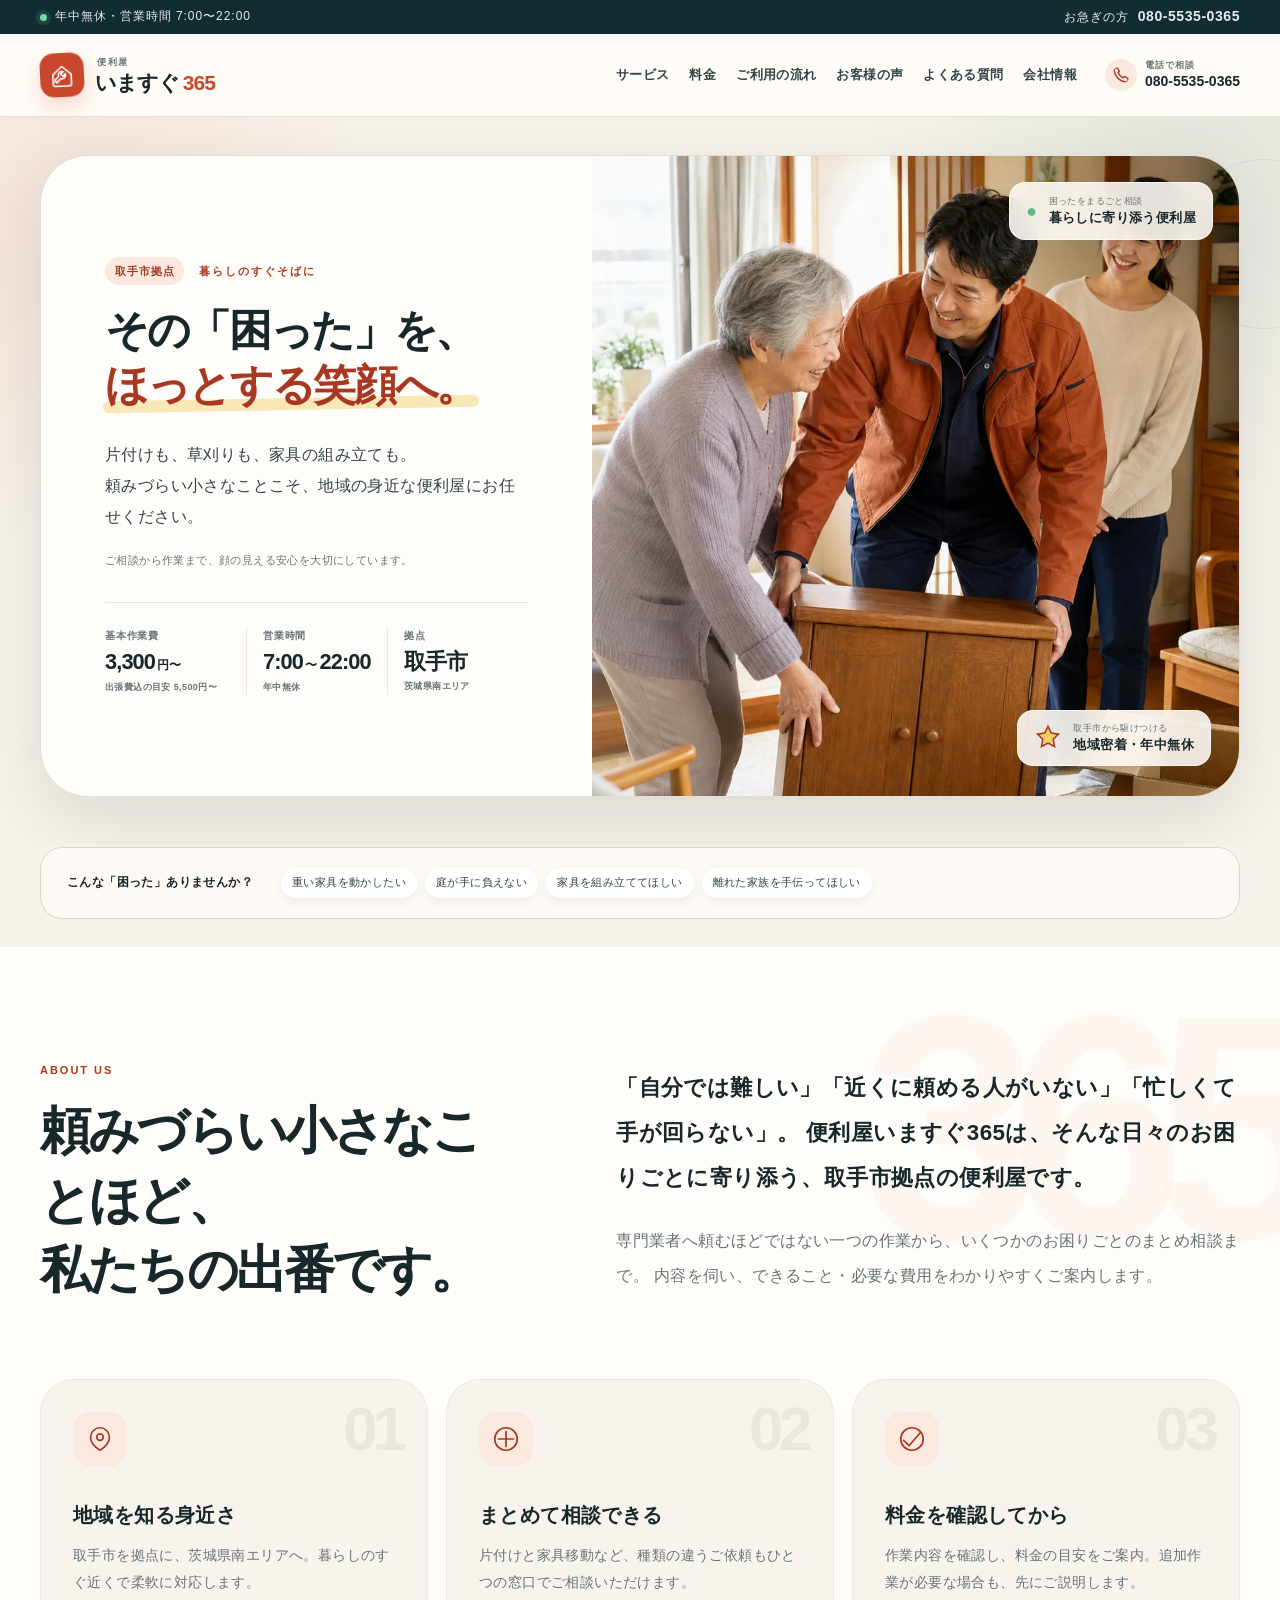
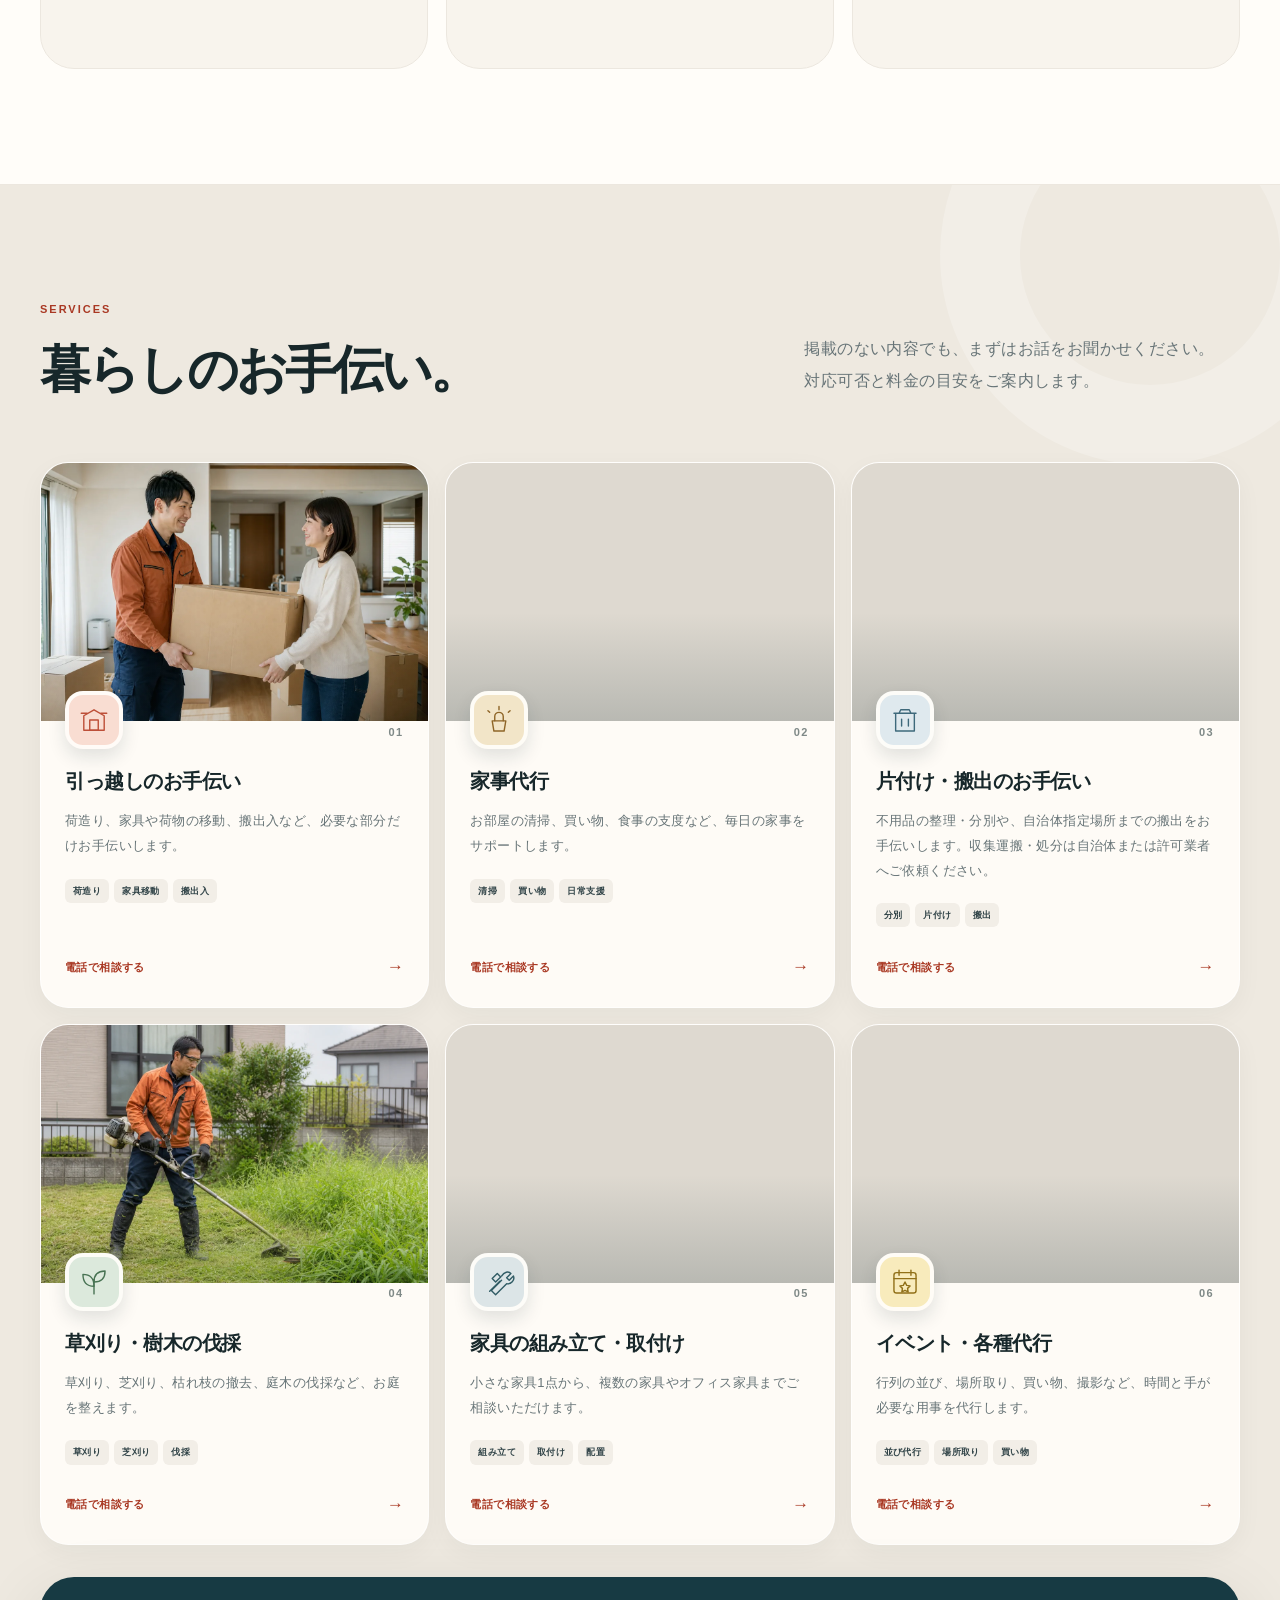
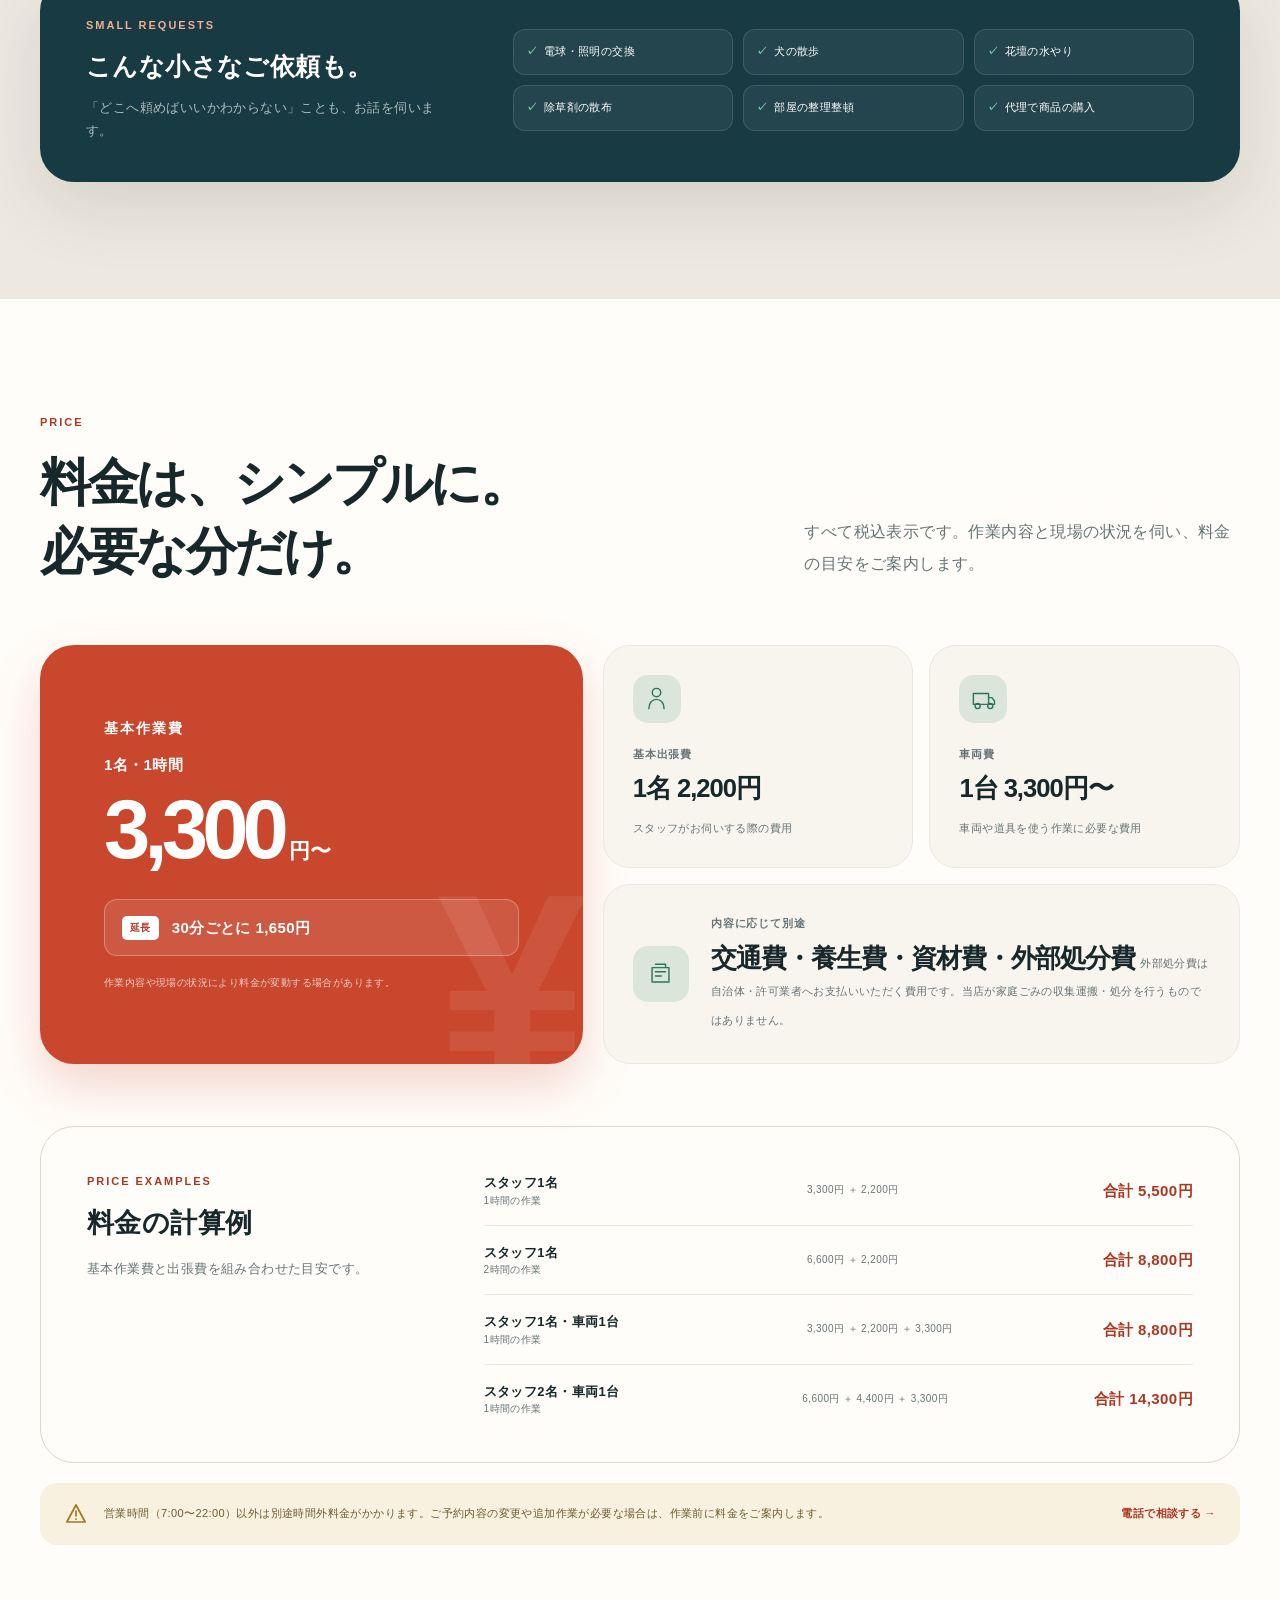
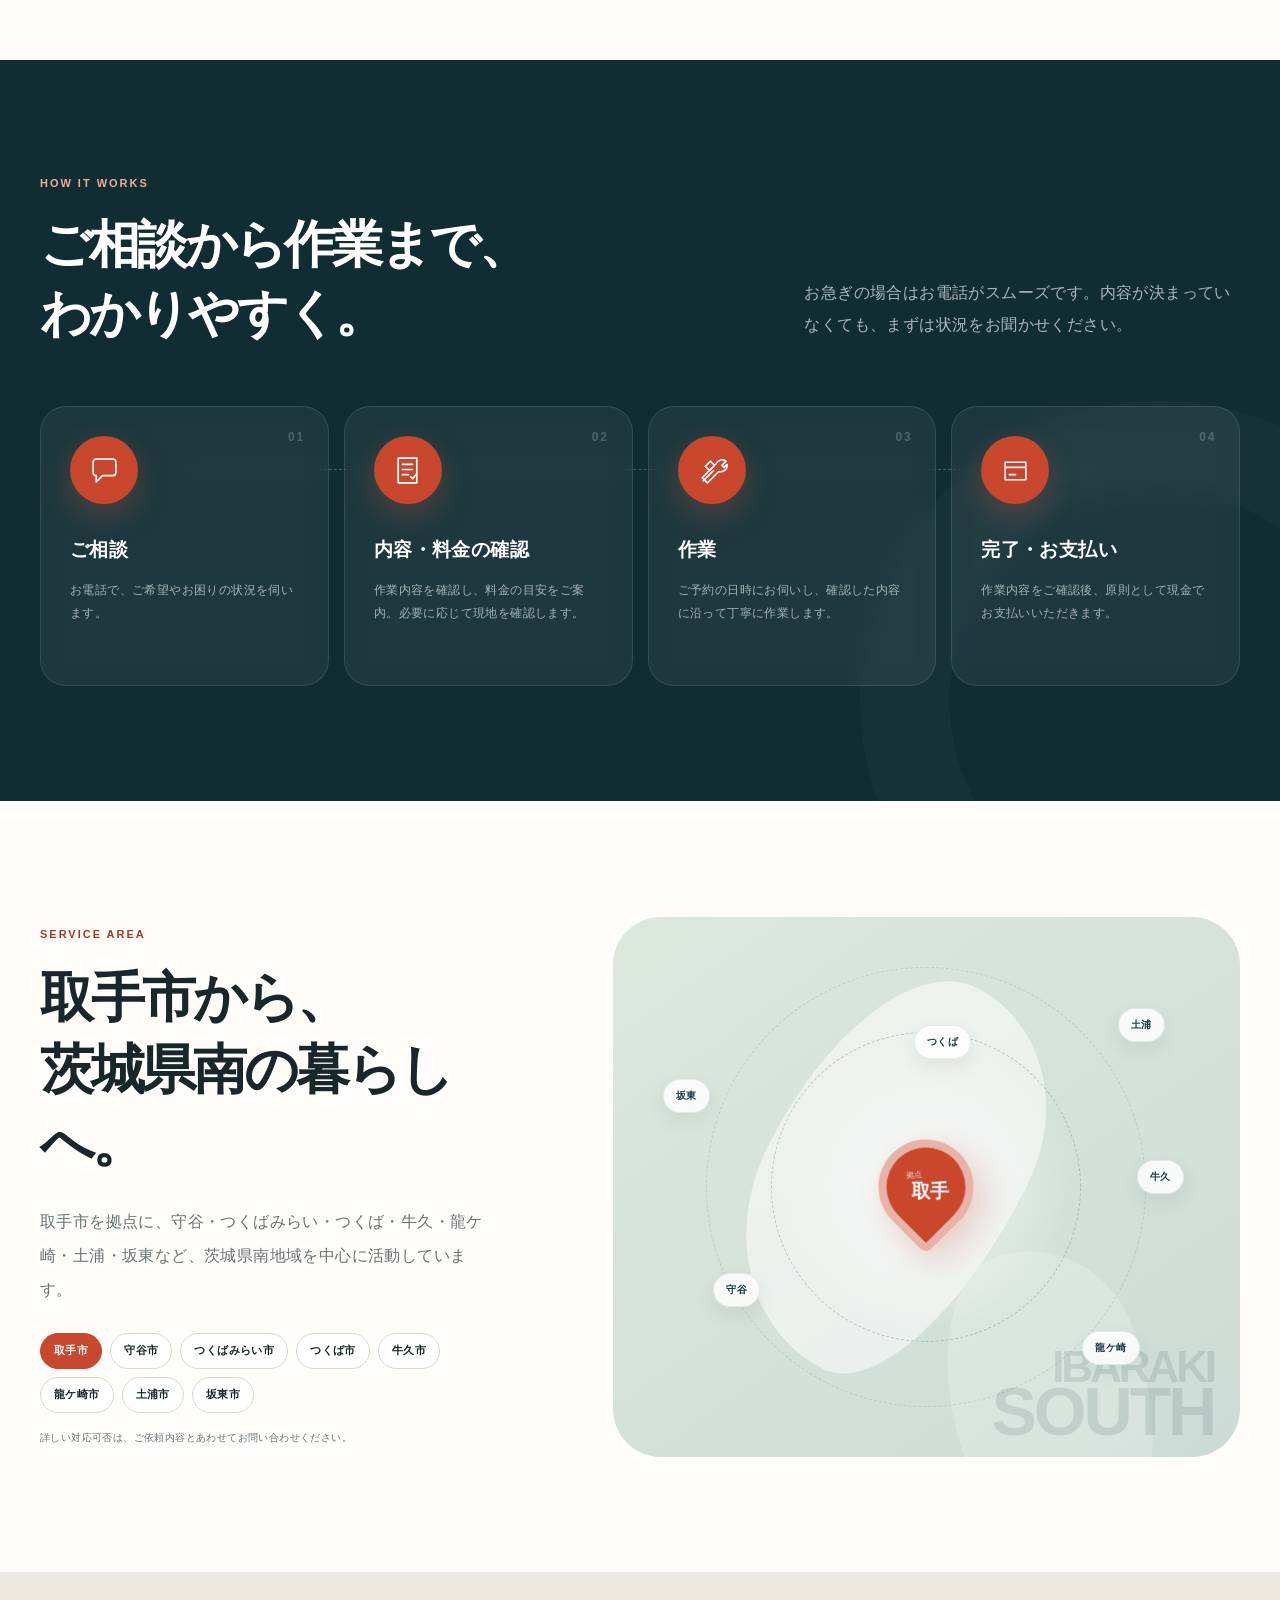
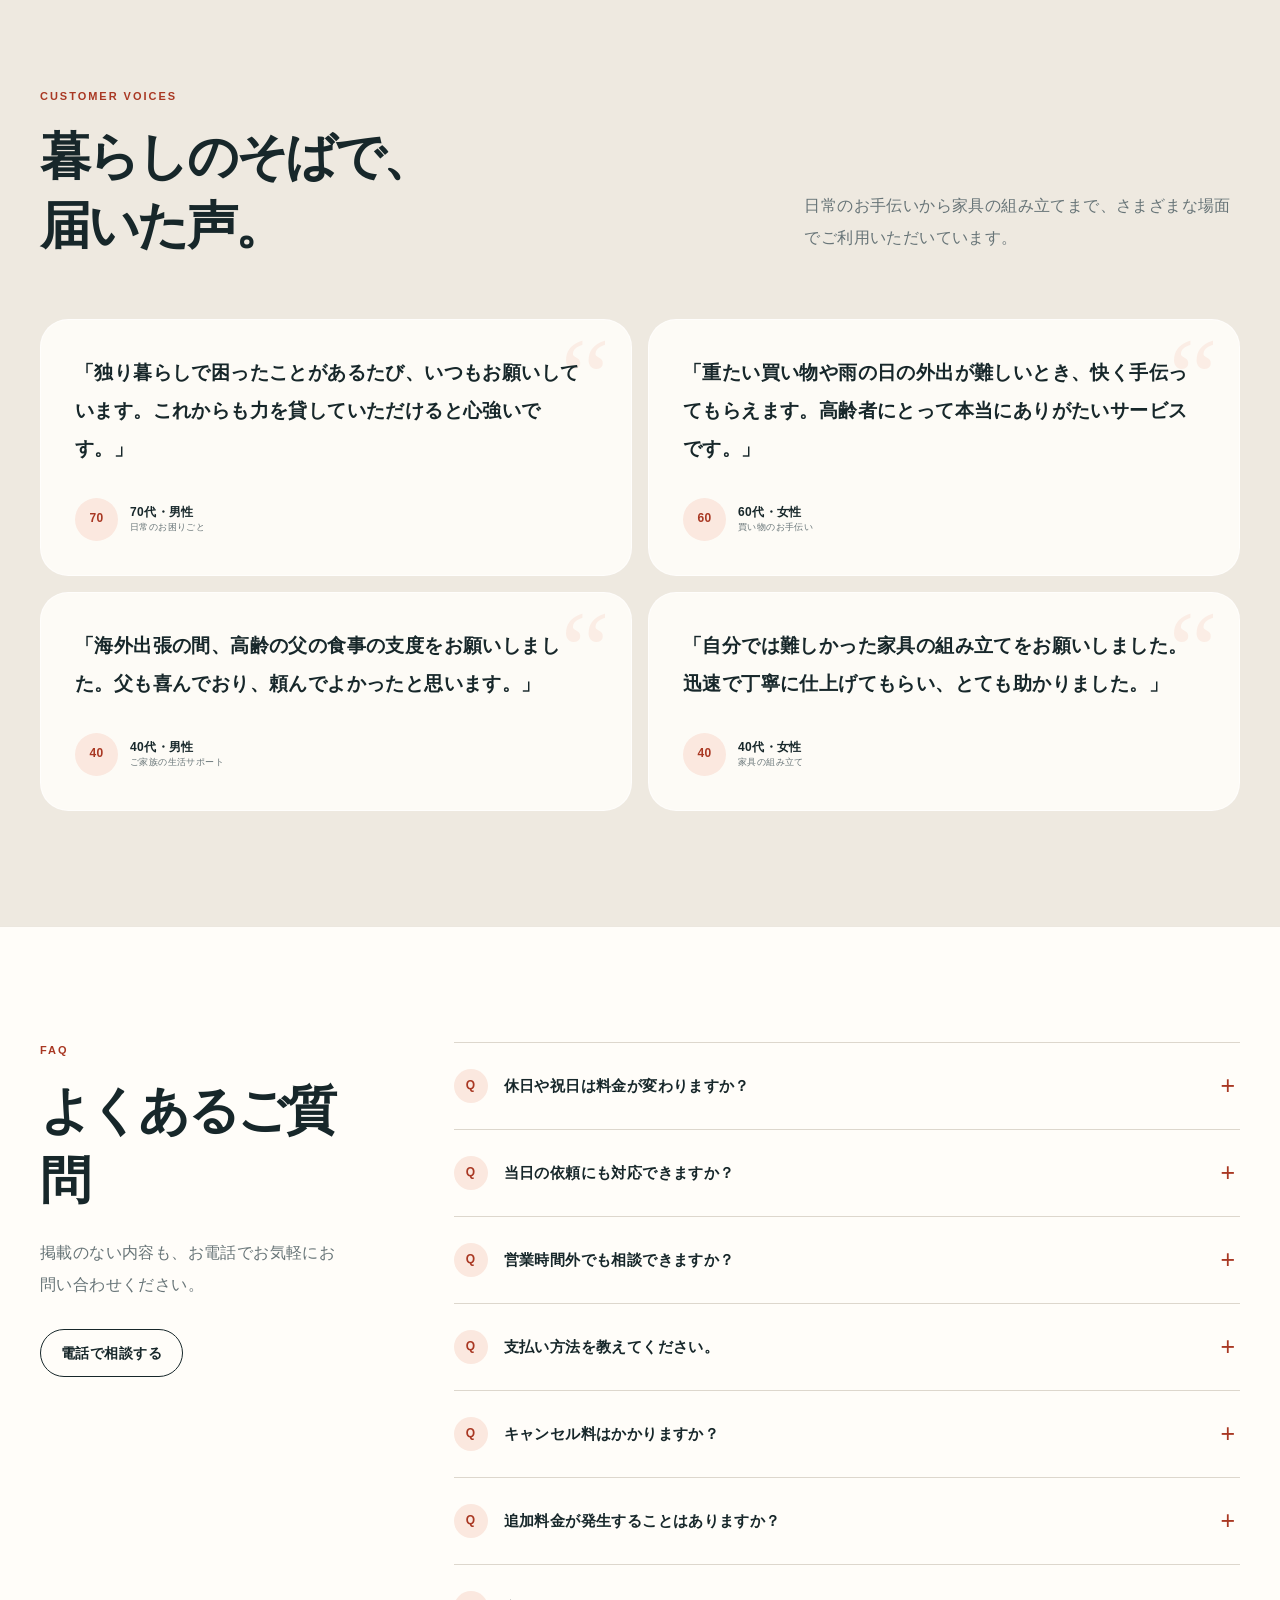
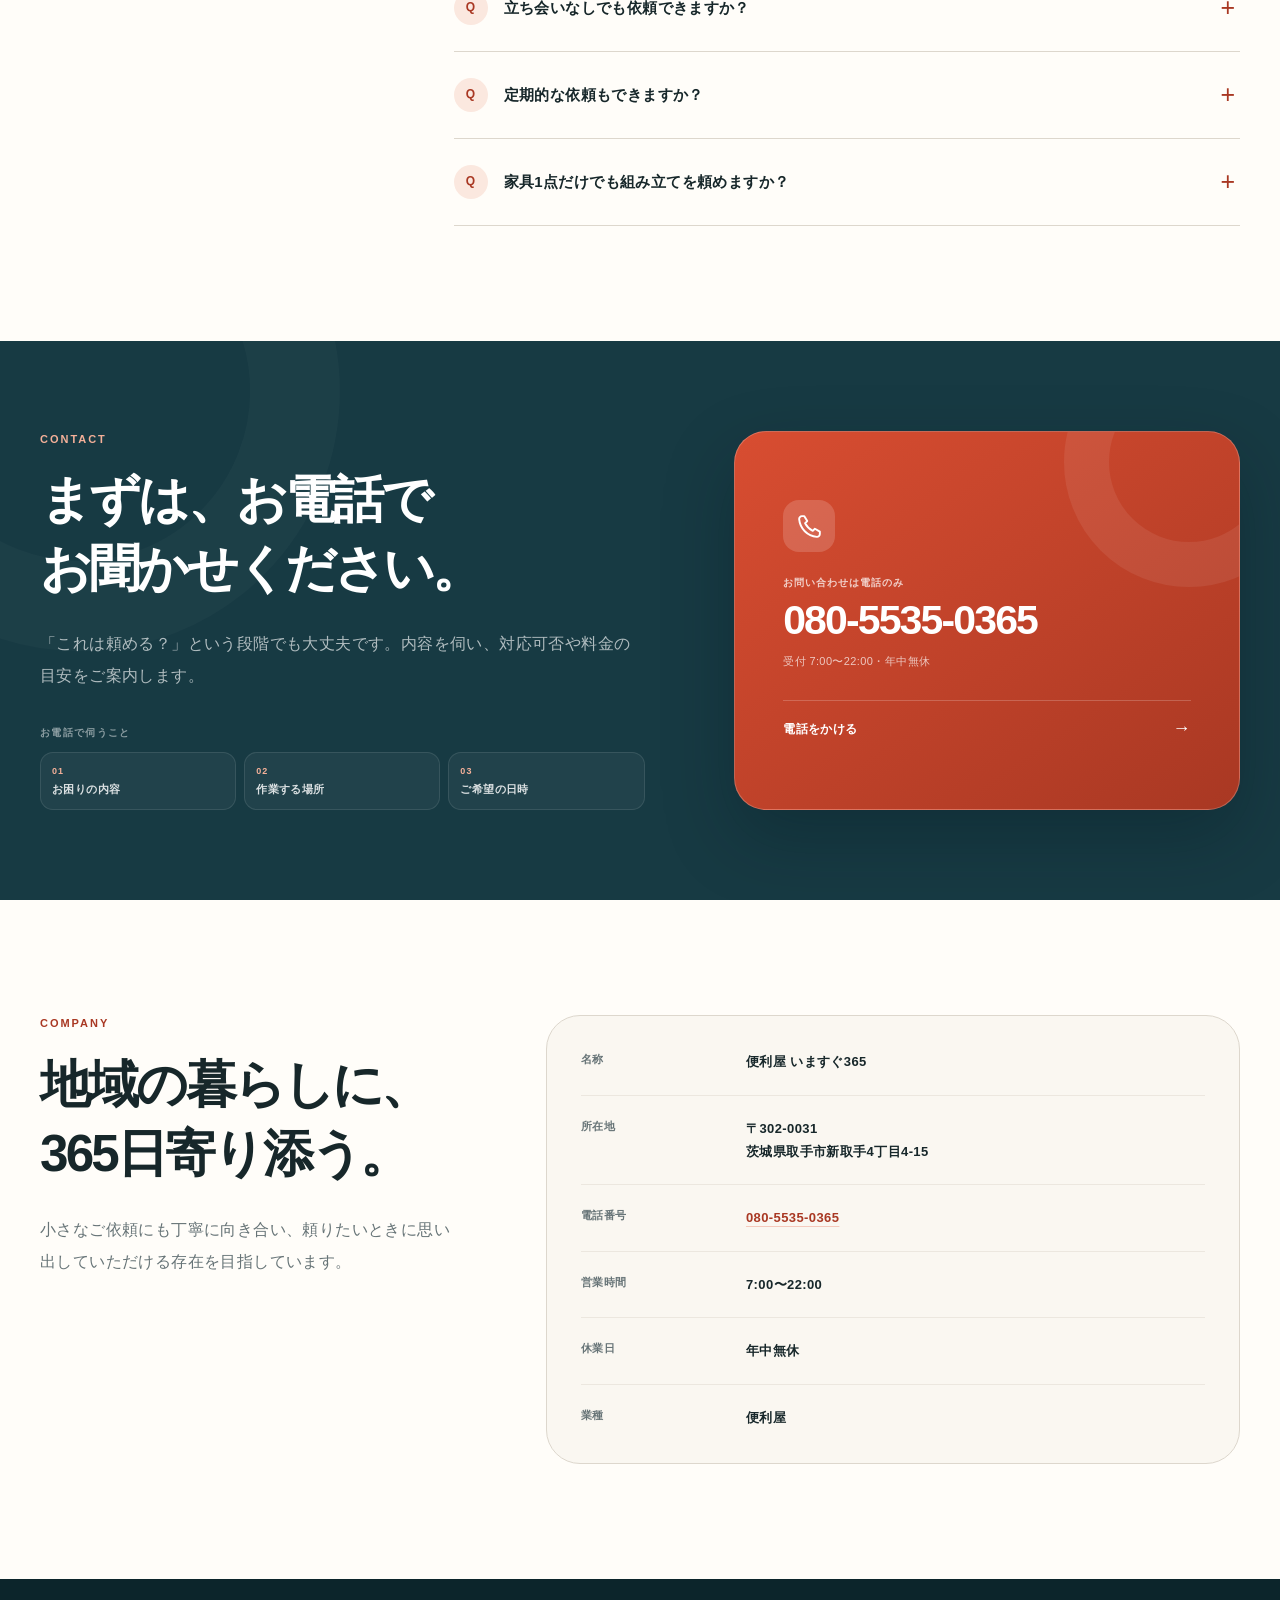
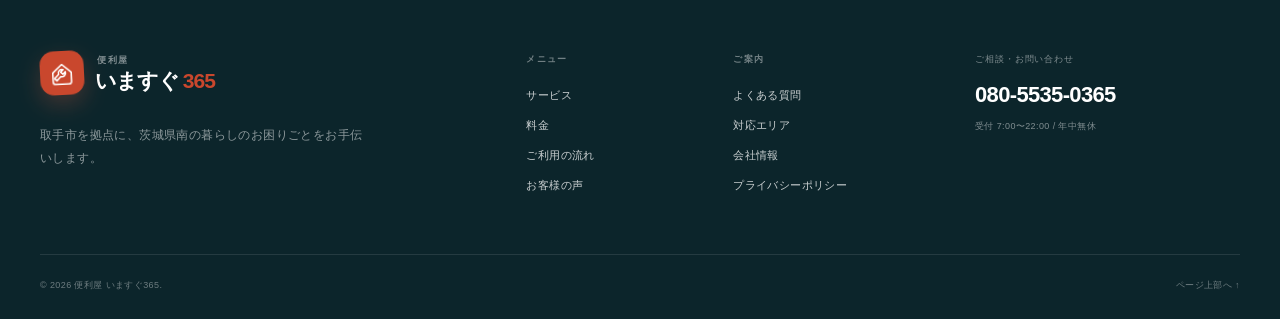
<file: index.html>
<!doctype html>
<html lang="ja" class="no-js">
  <head>
    <meta charset="utf-8" />
    <meta name="viewport" content="width=device-width, initial-scale=1" />
    <title>便利屋 いますぐ365｜取手市・茨城県南の暮らしのお手伝い</title>
    <meta
      name="description"
      content="取手市を拠点に茨城県南エリアへ。片付け、家具組立、草刈り、家事代行、引っ越しのお手伝いなど、暮らしの小さなお困りごとに柔軟に対応する便利屋 いますぐ365です。"
    />
    <meta name="theme-color" content="#f7f1e7" />
    <meta name="format-detection" content="telephone=no" />
    <link rel="canonical" href="https://www.imasugu365.site/" />
    <link rel="icon" href="/favicon.svg" type="image/svg+xml" />
    <link rel="manifest" href="/site.webmanifest" />
    <link rel="preload" as="image" href="/assets/hero-relief.webp" type="image/webp" />
    <meta property="og:type" content="website" />
    <meta property="og:locale" content="ja_JP" />
    <meta property="og:site_name" content="便利屋 いますぐ365" />
    <meta property="og:title" content="その「困った」を、ほっとする笑顔へ。｜便利屋 いますぐ365" />
    <meta
      property="og:description"
      content="取手市を拠点に、茨城県南の暮らしのお困りごとをお手伝いします。"
    />
    <meta property="og:url" content="https://www.imasugu365.site/" />
    <meta property="og:image" content="https://www.imasugu365.site/assets/hero-relief-social.jpg" />
    <meta property="og:image:type" content="image/jpeg" />
    <meta property="og:image:width" content="1200" />
    <meta property="og:image:height" content="630" />
    <meta property="og:image:alt" content="家具の移動を手伝うスタッフと笑顔になるご家族" />
    <meta name="twitter:card" content="summary_large_image" />
    <link rel="stylesheet" href="/styles.css?v=20261021-phone-only" />
    <script>
      document.documentElement.classList.remove("no-js");
    </script>
    <script type="application/ld+json">
      {
        "@context": "https://schema.org",
        "@type": "HomeAndConstructionBusiness",
        "@id": "https://www.imasugu365.site/#business",
        "name": "便利屋 いますぐ365",
        "alternateName": "いますぐ365",
        "url": "https://www.imasugu365.site/",
        "image": "https://www.imasugu365.site/assets/hero-relief-social.jpg",
        "telephone": "+81-80-5535-0365",
        "priceRange": "¥¥",
        "address": {
          "@type": "PostalAddress",
          "postalCode": "302-0031",
          "addressRegion": "茨城県",
          "addressLocality": "取手市",
          "streetAddress": "新取手4丁目4-15",
          "addressCountry": "JP"
        },
        "areaServed": [
          "取手市",
          "守谷市",
          "つくばみらい市",
          "つくば市",
          "牛久市",
          "龍ケ崎市",
          "土浦市",
          "坂東市"
        ],
        "openingHoursSpecification": {
          "@type": "OpeningHoursSpecification",
          "dayOfWeek": [
            "Monday",
            "Tuesday",
            "Wednesday",
            "Thursday",
            "Friday",
            "Saturday",
            "Sunday"
          ],
          "opens": "07:00",
          "closes": "22:00"
        }
      }
    </script>
    <script type="application/ld+json">
      {
        "@context": "https://schema.org",
        "@type": "FAQPage",
        "mainEntity": [
          {
            "@type": "Question",
            "name": "休日や祝日は料金が変わりますか？",
            "acceptedAnswer": {
              "@type": "Answer",
              "text": "曜日や祝日にかかわらず、同じ料金体系です。"
            }
          },
          {
            "@type": "Question",
            "name": "当日の依頼にも対応できますか？",
            "acceptedAnswer": {
              "@type": "Answer",
              "text": "当日のご相談も電話で承ります。ご予約済みのお客様を優先するため、空き状況によってはご希望に添えない場合があります。"
            }
          },
          {
            "@type": "Question",
            "name": "営業時間外でも相談できますか？",
            "acceptedAnswer": {
              "@type": "Answer",
              "text": "通常受付・営業時間は7時から22時です。時間外の作業をご希望の場合は、受付時間内に事前にご相談ください。対応時は別途時間外料金がかかります。"
            }
          },
          {
            "@type": "Question",
            "name": "支払い方法を教えてください。",
            "acceptedAnswer": {
              "@type": "Answer",
              "text": "原則として作業完了後に現金でお支払いいただきます。作業内容により、事前の銀行振込をお願いする場合があります。"
            }
          },
          {
            "@type": "Question",
            "name": "追加料金が発生することはありますか？",
            "acceptedAnswer": {
              "@type": "Answer",
              "text": "ご予約内容の変更、作業時間の延長、追加資材が必要になった場合は、作業前に料金をご案内します。不要であれば追加作業を断ることができます。"
            }
          },
          {
            "@type": "Question",
            "name": "立ち会いなしでも依頼できますか？",
            "acceptedAnswer": {
              "@type": "Answer",
              "text": "ご相談内容によっては可能です。作業完了後のレポートや写真でのご報告も承ります。"
            }
          }
        ]
      }
    </script>
  </head>
  <body>
    <a class="skip-link" href="#main">本文へ移動</a>

    <div class="utility-bar">
      <div class="container utility-inner">
        <p><span class="status-dot" aria-hidden="true"></span>年中無休・営業時間 7:00〜22:00</p>
        <a href="tel:08055350365" aria-label="いますぐ365へ電話する">
          お急ぎの方 <strong>080-5535-0365</strong>
        </a>
      </div>
    </div>

    <header class="site-header" data-header>
      <div class="container header-inner">
        <a class="brand" href="#top" aria-label="便利屋 いますぐ365 ホーム">
          <span class="brand-mark" aria-hidden="true">
            <svg viewBox="0 0 48 48" role="img">
              <path d="M11 23.5 24 12l13 11.5v13A3.5 3.5 0 0 1 33.5 40h-19a3.5 3.5 0 0 1-3.5-3.5v-13Z" />
              <path d="m28.7 22.4-3.4 3.4-3.1-3.1 3.4-3.4a5.1 5.1 0 0 0-6.5 6.5l-5.8 5.8 3.1 3.1 5.8-5.8a5.1 5.1 0 0 0 6.5-6.5Z" />
            </svg>
          </span>
          <span class="brand-copy">
            <small>便利屋</small>
            <strong>いますぐ<span>365</span></strong>
          </span>
        </a>

        <button class="menu-toggle" type="button" aria-expanded="false" aria-controls="site-nav" data-menu-toggle>
          <span class="sr-only">メニューを開く</span>
          <span aria-hidden="true"></span>
          <span aria-hidden="true"></span>
          <span aria-hidden="true"></span>
        </button>

        <nav class="site-nav" id="site-nav" aria-label="メインメニュー" data-nav>
          <a href="#services">サービス</a>
          <a href="#price">料金</a>
          <a href="#flow">ご利用の流れ</a>
          <a href="#voices">お客様の声</a>
          <a href="#faq">よくある質問</a>
          <a href="#company">会社情報</a>
        </nav>

        <div class="header-actions">
          <a class="icon-button phone-button" href="tel:08055350365">
            <svg viewBox="0 0 24 24" aria-hidden="true"><path d="M7.4 2.8 10 7.2 8.1 9.1a15.7 15.7 0 0 0 6.8 6.8l1.9-1.9 4.4 2.6v2.1a2.5 2.5 0 0 1-2.7 2.5C10.1 20.4 3.6 13.9 2.8 5.5A2.5 2.5 0 0 1 5.3 2.8h2.1Z" /></svg>
            <span><small>電話で相談</small>080-5535-0365</span>
          </a>
        </div>
      </div>
    </header>

    <main id="main">
      <section class="hero" id="top">
        <div class="container hero-shell">
          <div class="hero-copy">
            <p class="eyebrow"><span>取手市拠点</span> 暮らしのすぐそばに</p>
            <h1>
              その<span class="keep-word">「困った」</span>を、
              <strong><span class="hero-break-mobile">ほっとする</span><span class="keep-word">笑顔へ。</span></strong>
            </h1>
            <p class="hero-lead">
              片付けも、草刈りも、家具の組み立ても。<br />
              頼みづらい小さなことこそ、地域の身近な便利屋にお任せください。
            </p>
            <p class="hero-microcopy">ご相談から作業まで、顔の見える安心を大切にしています。</p>
            <dl class="hero-facts" aria-label="サービス概要">
              <div>
                <dt>基本作業費</dt>
                <dd><strong>3,300</strong>円〜<small>出張費込の目安 5,500円〜</small></dd>
              </div>
              <div>
                <dt>営業時間</dt>
                <dd><strong>7:00</strong>〜<strong>22:00</strong><small>年中無休</small></dd>
              </div>
              <div>
                <dt>拠点</dt>
                <dd><strong>取手市</strong><small>茨城県南エリア</small></dd>
              </div>
            </dl>
          </div>

          <div class="hero-media">
            <picture>
              <source srcset="/assets/hero-relief.webp" type="image/webp" />
              <img
                src="/assets/hero-relief.jpg"
                width="997"
                height="1578"
                alt="家具の移動を手伝うスタッフと笑顔になるご家族"
                fetchpriority="high"
              />
            </picture>
            <div class="hero-badge hero-badge-top">
              <span aria-hidden="true">●</span>
              <p><small>困ったをまるごと相談</small><strong>暮らしに寄り添う便利屋</strong></p>
            </div>
            <div class="hero-badge hero-badge-bottom">
              <svg viewBox="0 0 24 24" aria-hidden="true"><path d="m12 2 2.8 5.8 6.2.9-4.5 4.4 1.1 6.2-5.6-2.9-5.6 2.9 1.1-6.2L3 8.7l6.2-.9L12 2Z" /></svg>
              <p><small>取手市から駆けつける</small><strong>地域密着・年中無休</strong></p>
            </div>
          </div>
        </div>
      </section>

      <section class="need-strip" aria-label="対応できるご相談例">
        <div class="container need-strip-inner">
          <p>こんな「困った」ありませんか？</p>
          <ul>
            <li>重い家具を動かしたい</li>
            <li>庭が手に負えない</li>
            <li>家具を組み立ててほしい</li>
            <li>離れた家族を手伝ってほしい</li>
          </ul>
        </div>
      </section>

      <section class="section intro" id="about">
        <div class="container intro-grid">
          <div class="section-heading reveal">
            <p class="eyebrow">ABOUT US</p>
            <h2>頼みづらい小さなことほど、<br />私たちの出番です。</h2>
          </div>
          <div class="intro-copy reveal">
            <p class="lead">
              「自分では難しい」「近くに頼める人がいない」「忙しくて手が回らない」。
              便利屋いますぐ365は、そんな日々のお困りごとに寄り添う、取手市拠点の便利屋です。
            </p>
            <p>
              専門業者へ頼むほどではない一つの作業から、いくつかのお困りごとのまとめ相談まで。
              内容を伺い、できること・必要な費用をわかりやすくご案内します。
            </p>
          </div>
        </div>
        <div class="container reason-grid">
          <article class="reason-card reveal">
            <span class="reason-number">01</span>
            <div class="reason-icon" aria-hidden="true">
              <svg viewBox="0 0 32 32"><path d="M16 28s10-5.6 10-14A10 10 0 1 0 6 14c0 8.4 10 14 10 14Z" /><circle cx="16" cy="14" r="3.5" /></svg>
            </div>
            <h3>地域を知る身近さ</h3>
            <p>取手市を拠点に、茨城県南エリアへ。暮らしのすぐ近くで柔軟に対応します。</p>
          </article>
          <article class="reason-card reveal">
            <span class="reason-number">02</span>
            <div class="reason-icon" aria-hidden="true">
              <svg viewBox="0 0 32 32"><path d="M8 16h16M16 8v16" /><circle cx="16" cy="16" r="12" /></svg>
            </div>
            <h3>まとめて相談できる</h3>
            <p>片付けと家具移動など、種類の違うご依頼もひとつの窓口でご相談いただけます。</p>
          </article>
          <article class="reason-card reveal">
            <span class="reason-number">03</span>
            <div class="reason-icon" aria-hidden="true">
              <svg viewBox="0 0 32 32"><path d="M7 17.5 13 23l12-14" /><circle cx="16" cy="16" r="12" /></svg>
            </div>
            <h3>料金を確認してから</h3>
            <p>作業内容を確認し、料金の目安をご案内。追加作業が必要な場合も、先にご説明します。</p>
          </article>
        </div>
      </section>

      <section class="section section-tint services" id="services">
        <div class="container">
          <div class="section-header reveal">
            <div>
              <p class="eyebrow">SERVICES</p>
              <h2>暮らしのお手伝い。</h2>
            </div>
            <p>
              掲載のない内容でも、まずはお話をお聞かせください。<br />
              対応可否と料金の目安をご案内します。
            </p>
          </div>

          <div class="service-grid">
            <article class="service-card reveal">
              <figure class="service-photo">
                <img src="/assets/service-moving.webp" width="1200" height="800" loading="lazy" decoding="async" alt="引っ越しの荷物を運ぶスタッフと依頼者" />
              </figure>
              <div class="service-card-body">
                <div class="service-card-meta">
                  <div class="service-icon icon-coral" aria-hidden="true">
                    <svg viewBox="0 0 40 40"><path d="M8 15 20 8l12 7v17H8V15Z" /><path d="M15 20h10v12H15zM5 12h7M28 12h7" /></svg>
                  </div>
                  <p class="service-no">01</p>
                </div>
                <h3>引っ越しのお手伝い</h3>
                <p>荷造り、家具や荷物の移動、搬出入など、必要な部分だけお手伝いします。</p>
                <ul><li>荷造り</li><li>家具移動</li><li>搬出入</li></ul>
                <a href="#contact">電話で相談する <span aria-hidden="true">→</span></a>
              </div>
            </article>

            <article class="service-card reveal">
              <figure class="service-photo">
                <img src="/assets/service-housework.webp" width="1200" height="800" loading="lazy" decoding="async" alt="キッチンを丁寧に清掃する家事代行スタッフ" />
              </figure>
              <div class="service-card-body">
                <div class="service-card-meta">
                  <div class="service-icon icon-sand" aria-hidden="true">
                    <svg viewBox="0 0 40 40"><path d="M12 21h16l-2 12H14l-2-12Z" /><path d="M15 21v-5a5 5 0 0 1 10 0v5M7 9l2 2m24-2-2 2M20 4v4" /></svg>
                  </div>
                  <p class="service-no">02</p>
                </div>
                <h3>家事代行</h3>
                <p>お部屋の清掃、買い物、食事の支度など、毎日の家事をサポートします。</p>
                <ul><li>清掃</li><li>買い物</li><li>日常支援</li></ul>
                <a href="#contact">電話で相談する <span aria-hidden="true">→</span></a>
              </div>
            </article>

            <article class="service-card reveal">
              <figure class="service-photo">
                <img src="/assets/service-sorting.webp" width="1200" height="800" loading="lazy" decoding="async" alt="室内の荷物を分別して片付けるスタッフ" />
              </figure>
              <div class="service-card-body">
                <div class="service-card-meta">
                  <div class="service-icon icon-blue" aria-hidden="true">
                    <svg viewBox="0 0 40 40"><path d="M9 12h22v21H9zM7 12h26M15 8h10l2 4H13l2-4Z" /><path d="M16 19v8M24 19v8" /></svg>
                  </div>
                  <p class="service-no">03</p>
                </div>
                <h3>片付け・搬出のお手伝い</h3>
                <p>不用品の整理・分別や、自治体指定場所までの搬出をお手伝いします。収集運搬・処分は自治体または許可業者へご依頼ください。</p>
                <ul><li>分別</li><li>片付け</li><li>搬出</li></ul>
                <a href="#contact">電話で相談する <span aria-hidden="true">→</span></a>
              </div>
            </article>

            <article class="service-card reveal">
              <figure class="service-photo">
                <img src="/assets/service-yard.webp?v=20260820-grass" width="1200" height="800" loading="lazy" decoding="async" alt="草刈機で住宅の庭の草を刈るスタッフ" />
              </figure>
              <div class="service-card-body">
                <div class="service-card-meta">
                  <div class="service-icon icon-green" aria-hidden="true">
                    <svg viewBox="0 0 40 40"><path d="M20 34V17" /><path d="M20 25C11 25 7 20 7 11c9 0 13 5 13 14ZM20 20c8 0 13-4 13-13-8 0-13 4-13 13Z" /></svg>
                  </div>
                  <p class="service-no">04</p>
                </div>
                <h3>草刈り・樹木の伐採</h3>
                <p>草刈り、芝刈り、枯れ枝の撤去、庭木の伐採など、お庭を整えます。</p>
                <ul><li>草刈り</li><li>芝刈り</li><li>伐採</li></ul>
                <a href="#contact">電話で相談する <span aria-hidden="true">→</span></a>
              </div>
            </article>

            <article class="service-card reveal">
              <figure class="service-photo">
                <img src="/assets/service-furniture.webp" width="1200" height="800" loading="lazy" decoding="async" alt="リビングで家具を丁寧に組み立てるスタッフ" />
              </figure>
              <div class="service-card-body">
                <div class="service-card-meta">
                  <div class="service-icon icon-navy" aria-hidden="true">
                    <svg viewBox="0 0 40 40"><path d="m9 31 12-12M18 10l4 4-6 6-4-4 6-6Z" /><path d="M23 13c3-5 8-6 11-3l-5 5 3 3 5-5c2 5-3 10-8 9l-13 13-5-5 12-12" /></svg>
                  </div>
                  <p class="service-no">05</p>
                </div>
                <h3>家具の組み立て・取付け</h3>
                <p>小さな家具1点から、複数の家具やオフィス家具までご相談いただけます。</p>
                <ul><li>組み立て</li><li>取付け</li><li>配置</li></ul>
                <a href="#contact">電話で相談する <span aria-hidden="true">→</span></a>
              </div>
            </article>

            <article class="service-card reveal">
              <figure class="service-photo">
                <img src="/assets/service-errands.webp" width="1200" height="800" loading="lazy" decoding="async" alt="地域イベントの準備を手伝うスタッフ" />
              </figure>
              <div class="service-card-body">
                <div class="service-card-meta">
                  <div class="service-icon icon-yellow" aria-hidden="true">
                    <svg viewBox="0 0 40 40"><rect x="7" y="9" width="26" height="24" rx="3" /><path d="M13 6v6m14-6v6M7 16h26" /><path d="m20 20 2 4 4 .6-3 2.9.7 4.2L20 29.8l-3.7 1.9.7-4.2-3-2.9 4-.6 2-4Z" /></svg>
                  </div>
                  <p class="service-no">06</p>
                </div>
                <h3>イベント・各種代行</h3>
                <p>行列の並び、場所取り、買い物、撮影など、時間と手が必要な用事を代行します。</p>
                <ul><li>並び代行</li><li>場所取り</li><li>買い物</li></ul>
                <a href="#contact">電話で相談する <span aria-hidden="true">→</span></a>
              </div>
            </article>
          </div>

          <div class="small-jobs reveal">
            <div>
              <p class="eyebrow">SMALL REQUESTS</p>
              <h3>こんな小さなご依頼も。</h3>
              <p>「どこへ頼めばいいかわからない」ことも、お話を伺います。</p>
            </div>
            <ul>
              <li>電球・照明の交換</li>
              <li>犬の散歩</li>
              <li>花壇の水やり</li>
              <li>除草剤の散布</li>
              <li>部屋の整理整頓</li>
              <li>代理で商品の購入</li>
            </ul>
          </div>
        </div>
      </section>

      <section class="section price" id="price">
        <div class="container">
          <div class="section-header reveal">
            <div>
              <p class="eyebrow">PRICE</p>
              <h2>料金は、シンプルに。<br />必要な分だけ。</h2>
            </div>
            <p>すべて税込表示です。作業内容と現場の状況を伺い、料金の目安をご案内します。</p>
          </div>

          <div class="price-layout">
            <div class="price-main-card reveal">
              <p class="price-label">基本作業費</p>
              <p class="price-amount"><span>1名・1時間</span><strong>3,300</strong><em>円〜</em></p>
              <div class="price-addition">
                <span>延長</span>
                <strong>30分ごとに 1,650円</strong>
              </div>
              <p class="price-note">作業内容や現場の状況により料金が変動する場合があります。</p>
            </div>

            <div class="fee-grid">
              <article class="fee-card reveal">
                <span class="fee-icon" aria-hidden="true">
                  <svg viewBox="0 0 32 32"><path d="M16 4a5 5 0 1 1 0 10 5 5 0 0 1 0-10ZM7 28c0-7 4-11 9-11s9 4 9 11" /></svg>
                </span>
                <p>基本出張費</p>
                <strong>1名 2,200円</strong>
                <small>スタッフがお伺いする際の費用</small>
              </article>
              <article class="fee-card reveal">
                <span class="fee-icon" aria-hidden="true">
                  <svg viewBox="0 0 32 32"><path d="M4 10h18v13H4zM22 15h4l3 4v4h-7z" /><circle cx="9" cy="25" r="3" /><circle cx="24" cy="25" r="3" /></svg>
                </span>
                <p>車両費</p>
                <strong>1台 3,300円〜</strong>
                <small>車両や道具を使う作業に必要な費用</small>
              </article>
              <article class="fee-card fee-card-wide reveal">
                <span class="fee-icon" aria-hidden="true">
                  <svg viewBox="0 0 32 32"><path d="M6 9h20v17H6zM10 5h12v4M10 14h12M10 19h7" /></svg>
                </span>
                <div>
                  <p>内容に応じて別途</p>
                  <strong>交通費・養生費・資材費・外部処分費</strong>
                  <small>外部処分費は自治体・許可業者へお支払いいただく費用です。当店が家庭ごみの収集運搬・処分を行うものではありません。</small>
                </div>
              </article>
            </div>
          </div>

          <div class="price-examples reveal">
            <div class="example-heading">
              <p class="eyebrow">PRICE EXAMPLES</p>
              <h3>料金の計算例</h3>
              <p>基本作業費と出張費を組み合わせた目安です。</p>
            </div>
            <div class="example-list">
              <div class="example-row">
                <p><strong>スタッフ1名</strong><span>1時間の作業</span></p>
                <span class="formula">3,300円 ＋ 2,200円</span>
                <strong>合計 5,500円</strong>
              </div>
              <div class="example-row">
                <p><strong>スタッフ1名</strong><span>2時間の作業</span></p>
                <span class="formula">6,600円 ＋ 2,200円</span>
                <strong>合計 8,800円</strong>
              </div>
              <div class="example-row">
                <p><strong>スタッフ1名・車両1台</strong><span>1時間の作業</span></p>
                <span class="formula">3,300円 ＋ 2,200円 ＋ 3,300円</span>
                <strong>合計 8,800円</strong>
              </div>
              <div class="example-row">
                <p><strong>スタッフ2名・車両1台</strong><span>1時間の作業</span></p>
                <span class="formula">6,600円 ＋ 4,400円 ＋ 3,300円</span>
                <strong>合計 14,300円</strong>
              </div>
            </div>
          </div>

          <div class="price-caution reveal">
            <svg viewBox="0 0 24 24" aria-hidden="true"><path d="M12 3 2.8 20h18.4L12 3Z" /><path d="M12 9v5m0 3v.2" /></svg>
            <p>
              営業時間（7:00〜22:00）以外は別途時間外料金がかかります。ご予約内容の変更や追加作業が必要な場合は、作業前に料金をご案内します。
            </p>
            <a class="text-link" href="#contact">電話で相談する <span aria-hidden="true">→</span></a>
          </div>
        </div>
      </section>

      <section class="section section-dark flow" id="flow">
        <div class="container">
          <div class="section-header light reveal">
            <div>
              <p class="eyebrow">HOW IT WORKS</p>
              <h2>ご相談から作業まで、<br />わかりやすく。</h2>
            </div>
            <p>お急ぎの場合はお電話がスムーズです。内容が決まっていなくても、まずは状況をお聞かせください。</p>
          </div>
          <ol class="flow-list">
            <li class="flow-item reveal">
              <span class="flow-no">01</span>
              <div class="flow-icon" aria-hidden="true"><svg viewBox="0 0 32 32"><path d="M8 5h16a3 3 0 0 1 3 3v10a3 3 0 0 1-3 3H14l-6 6v-6a3 3 0 0 1-3-3V8a3 3 0 0 1 3-3Z" /></svg></div>
              <h3>ご相談</h3>
              <p>お電話で、ご希望やお困りの状況を伺います。</p>
            </li>
            <li class="flow-item reveal">
              <span class="flow-no">02</span>
              <div class="flow-icon" aria-hidden="true"><svg viewBox="0 0 32 32"><path d="M7 4h18v24H7zM11 10h10M11 15h10M11 20h6" /><path d="m19 22 2 2 4-5" /></svg></div>
              <h3>内容・料金の確認</h3>
              <p>作業内容を確認し、料金の目安をご案内。必要に応じて現地を確認します。</p>
            </li>
            <li class="flow-item reveal">
              <span class="flow-no">03</span>
              <div class="flow-icon" aria-hidden="true"><svg viewBox="0 0 32 32"><path d="m8 26 10-10M15 7l4 4-5 5-4-4 5-5Z" /><path d="M20 10c3-5 7-5 10-3l-4 4 2 2 3-3c1 5-4 8-8 7L12 28l-5-5 10-10" /></svg></div>
              <h3>作業</h3>
              <p>ご予約の日時にお伺いし、確認した内容に沿って丁寧に作業します。</p>
            </li>
            <li class="flow-item reveal">
              <span class="flow-no">04</span>
              <div class="flow-icon" aria-hidden="true"><svg viewBox="0 0 32 32"><path d="M6 8h20v17H6zM6 13h20M10 20h6" /></svg></div>
              <h3>完了・お支払い</h3>
              <p>作業内容をご確認後、原則として現金でお支払いいただきます。</p>
            </li>
          </ol>
        </div>
      </section>

      <section class="section area" id="area">
        <div class="container area-grid">
          <div class="area-copy reveal">
            <p class="eyebrow">SERVICE AREA</p>
            <h2>取手市から、<br />茨城県南の暮らしへ。</h2>
            <p>
              取手市を拠点に、守谷・つくばみらい・つくば・牛久・龍ケ崎・土浦・坂東など、茨城県南地域を中心に活動しています。
            </p>
            <ul class="area-chips" aria-label="主な対応地域">
              <li class="primary">取手市</li>
              <li>守谷市</li>
              <li>つくばみらい市</li>
              <li>つくば市</li>
              <li>牛久市</li>
              <li>龍ケ崎市</li>
              <li>土浦市</li>
              <li>坂東市</li>
            </ul>
            <p class="area-note">詳しい対応可否は、ご依頼内容とあわせてお問い合わせください。</p>
          </div>
          <div class="area-visual reveal" aria-label="取手市を中心とした茨城県南エリアのイメージ">
            <div class="map-orbit orbit-one"></div>
            <div class="map-orbit orbit-two"></div>
            <div class="map-pin pin-main"><span>拠点</span><strong>取手</strong></div>
            <span class="map-city city-moriya">守谷</span>
            <span class="map-city city-tsukuba">つくば</span>
            <span class="map-city city-ushiku">牛久</span>
            <span class="map-city city-ryugasaki">龍ケ崎</span>
            <span class="map-city city-tsuchiura">土浦</span>
            <span class="map-city city-bando">坂東</span>
            <p>IBARAKI<br /><strong>SOUTH</strong></p>
          </div>
        </div>
      </section>

      <section class="section section-tint voices" id="voices">
        <div class="container">
          <div class="section-header reveal">
            <div>
              <p class="eyebrow">CUSTOMER VOICES</p>
              <h2>暮らしのそばで、<br />届いた声。</h2>
            </div>
            <p>日常のお手伝いから家具の組み立てまで、さまざまな場面でご利用いただいています。</p>
          </div>
          <div class="voice-grid">
            <figure class="voice-card reveal">
              <blockquote>
                「独り暮らしで困ったことがあるたび、いつもお願いしています。これからも力を貸していただけると心強いです。」
              </blockquote>
              <figcaption><span class="avatar">70</span><p><strong>70代・男性</strong><small>日常のお困りごと</small></p></figcaption>
            </figure>
            <figure class="voice-card reveal">
              <blockquote>
                「重たい買い物や雨の日の外出が難しいとき、快く手伝ってもらえます。高齢者にとって本当にありがたいサービスです。」
              </blockquote>
              <figcaption><span class="avatar">60</span><p><strong>60代・女性</strong><small>買い物のお手伝い</small></p></figcaption>
            </figure>
            <figure class="voice-card reveal">
              <blockquote>
                「海外出張の間、高齢の父の食事の支度をお願いしました。父も喜んでおり、頼んでよかったと思います。」
              </blockquote>
              <figcaption><span class="avatar">40</span><p><strong>40代・男性</strong><small>ご家族の生活サポート</small></p></figcaption>
            </figure>
            <figure class="voice-card reveal">
              <blockquote>
                「自分では難しかった家具の組み立てをお願いしました。迅速で丁寧に仕上げてもらい、とても助かりました。」
              </blockquote>
              <figcaption><span class="avatar">40</span><p><strong>40代・女性</strong><small>家具の組み立て</small></p></figcaption>
            </figure>
          </div>
        </div>
      </section>

      <section class="section faq" id="faq">
        <div class="container faq-grid">
          <div class="faq-intro reveal">
            <p class="eyebrow">FAQ</p>
            <h2>よくあるご質問</h2>
            <p>掲載のない内容も、お電話でお気軽にお問い合わせください。</p>
            <a class="button button-outline" href="#contact">電話で相談する</a>
          </div>
          <div class="faq-list">
            <details class="faq-item reveal">
              <summary><span>Q</span>休日や祝日は料金が変わりますか？</summary>
              <div class="faq-answer"><span>A</span><p>曜日や祝日にかかわらず、同じ料金体系です。</p></div>
            </details>
            <details class="faq-item reveal">
              <summary><span>Q</span>当日の依頼にも対応できますか？</summary>
              <div class="faq-answer"><span>A</span><p>当日のご相談も電話で承ります。ご予約済みのお客様を優先するため、空き状況によってはご希望に添えない場合があります。</p></div>
            </details>
            <details class="faq-item reveal">
              <summary><span>Q</span>営業時間外でも相談できますか？</summary>
              <div class="faq-answer"><span>A</span><p>通常受付・営業時間は7:00〜22:00です。時間外の作業をご希望の場合は、受付時間内に事前にご相談ください。対応時は別途時間外料金がかかります。</p></div>
            </details>
            <details class="faq-item reveal">
              <summary><span>Q</span>支払い方法を教えてください。</summary>
              <div class="faq-answer"><span>A</span><p>原則として作業完了後に現金でお支払いいただきます。作業内容により、事前の銀行振込をお願いする場合があります。</p></div>
            </details>
            <details class="faq-item reveal">
              <summary><span>Q</span>キャンセル料はかかりますか？</summary>
              <div class="faq-answer"><span>A</span><p>キャンセルは前日の17:00までにお電話でご連絡ください。それ以降は、作業準備の状況に応じてキャンセル料が発生する場合があります。資材・車両等の実費が発生済みの場合は、ご負担をお願いすることがあります。金額はご予約時にご案内します。</p></div>
            </details>
            <details class="faq-item reveal">
              <summary><span>Q</span>追加料金が発生することはありますか？</summary>
              <div class="faq-answer"><span>A</span><p>ご予約内容の変更、作業時間の延長、追加資材が必要になった場合は、作業前に料金をご案内します。不要であれば追加作業をお断りいただけます。</p></div>
            </details>
            <details class="faq-item reveal">
              <summary><span>Q</span>立ち会いなしでも依頼できますか？</summary>
              <div class="faq-answer"><span>A</span><p>ご相談内容によっては可能です。作業完了後のレポートや写真でのご報告も承ります。</p></div>
            </details>
            <details class="faq-item reveal">
              <summary><span>Q</span>定期的な依頼もできますか？</summary>
              <div class="faq-answer"><span>A</span><p>可能です。お客様のご希望に合わせて内容や頻度を伺います。</p></div>
            </details>
            <details class="faq-item reveal">
              <summary><span>Q</span>家具1点だけでも組み立てを頼めますか？</summary>
              <div class="faq-answer"><span>A</span><p>はい。小さな家具1点から、複数セットやオフィス家具、途中まで組み立てた家具もご相談ください。</p></div>
            </details>
          </div>
        </div>
      </section>

      <section class="section contact" id="contact">
        <div class="container contact-shell">
          <div class="contact-intro reveal">
            <p class="eyebrow">CONTACT</p>
            <h2>まずは、お電話で<br />お聞かせください。</h2>
            <p>
              「これは頼める？」という段階でも大丈夫です。内容を伺い、対応可否や料金の目安をご案内します。
            </p>
            <div class="contact-guide">
              <p>お電話で伺うこと</p>
              <ol>
                <li><span>01</span>お困りの内容</li>
                <li><span>02</span>作業する場所</li>
                <li><span>03</span>ご希望の日時</li>
              </ol>
            </div>
          </div>

          <a class="contact-call reveal" href="tel:08055350365" aria-label="いますぐ365へ電話で相談する 080-5535-0365">
            <span class="contact-call-icon" aria-hidden="true">
              <svg viewBox="0 0 24 24"><path d="M7.4 2.8 10 7.2 8.1 9.1a15.7 15.7 0 0 0 6.8 6.8l1.9-1.9 4.4 2.6v2.1a2.5 2.5 0 0 1-2.7 2.5C10.1 20.4 3.6 13.9 2.8 5.5A2.5 2.5 0 0 1 5.3 2.8h2.1Z" /></svg>
            </span>
            <span class="contact-call-kicker">お問い合わせは電話のみ</span>
            <strong>080-5535-0365</strong>
            <span class="contact-call-hours">受付 7:00〜22:00・年中無休</span>
            <span class="contact-call-action">電話をかける <span aria-hidden="true">→</span></span>
          </a>
        </div>
      </section>

      <section class="section company" id="company">
        <div class="container company-grid">
          <div class="section-heading reveal">
            <p class="eyebrow">COMPANY</p>
            <h2>地域の暮らしに、<br />365日寄り添う。</h2>
            <p>小さなご依頼にも丁寧に向き合い、頼りたいときに思い出していただける存在を目指しています。</p>
          </div>
          <div class="company-table reveal">
            <dl>
              <div><dt>名称</dt><dd>便利屋 いますぐ365</dd></div>
              <div><dt>所在地</dt><dd>〒302-0031<br />茨城県取手市新取手4丁目4-15</dd></div>
              <div><dt>電話番号</dt><dd><a href="tel:08055350365">080-5535-0365</a></dd></div>
              <div><dt>営業時間</dt><dd>7:00〜22:00</dd></div>
              <div><dt>休業日</dt><dd>年中無休</dd></div>
              <div><dt>業種</dt><dd>便利屋</dd></div>
            </dl>
          </div>
        </div>
      </section>
    </main>

    <footer class="site-footer">
      <div class="container footer-grid">
        <div class="footer-brand">
          <a class="brand brand-light" href="#top">
            <span class="brand-mark" aria-hidden="true">
              <svg viewBox="0 0 48 48"><path d="M11 23.5 24 12l13 11.5v13A3.5 3.5 0 0 1 33.5 40h-19a3.5 3.5 0 0 1-3.5-3.5v-13Z" /><path d="m28.7 22.4-3.4 3.4-3.1-3.1 3.4-3.4a5.1 5.1 0 0 0-6.5 6.5l-5.8 5.8 3.1 3.1 5.8-5.8a5.1 5.1 0 0 0 6.5-6.5Z" /></svg>
            </span>
            <span class="brand-copy"><small>便利屋</small><strong>いますぐ<span>365</span></strong></span>
          </a>
          <p>取手市を拠点に、茨城県南の暮らしのお困りごとをお手伝いします。</p>
        </div>
        <div class="footer-links">
          <div><h3>メニュー</h3><a href="#services">サービス</a><a href="#price">料金</a><a href="#flow">ご利用の流れ</a><a href="#voices">お客様の声</a></div>
          <div><h3>ご案内</h3><a href="#faq">よくある質問</a><a href="#area">対応エリア</a><a href="#company">会社情報</a><a href="/privacy-policy/">プライバシーポリシー</a></div>
        </div>
        <div class="footer-contact">
          <p>ご相談・お問い合わせ</p>
          <a class="footer-phone" href="tel:08055350365">080-5535-0365</a>
          <span>受付 7:00〜22:00 / 年中無休</span>
        </div>
      </div>
      <div class="container footer-bottom">
        <p>© <span data-year>2026</span> 便利屋 いますぐ365.</p>
        <a href="#top">ページ上部へ <span aria-hidden="true">↑</span></a>
      </div>
    </footer>

    <div class="mobile-cta" aria-label="お問い合わせショートカット">
      <a href="tel:08055350365" class="mobile-cta-phone">
        <svg viewBox="0 0 24 24" aria-hidden="true"><path d="M7.4 2.8 10 7.2 8.1 9.1a15.7 15.7 0 0 0 6.8 6.8l1.9-1.9 4.4 2.6v2.1a2.5 2.5 0 0 1-2.7 2.5C10.1 20.4 3.6 13.9 2.8 5.5A2.5 2.5 0 0 1 5.3 2.8h2.1Z" /></svg>
        <span><small>電話で相談</small>080-5535-0365</span>
      </a>
      <div class="mobile-cta-status" aria-label="受付時間 7時から22時、年中無休">
        <small><span aria-hidden="true"></span>受付時間</small>
        <strong>7:00〜22:00</strong>
        <span>年中無休</span>
      </div>
    </div>

    <script src="/script.js?v=20261021-phone-only" defer></script>
  </body>
</html>
</file>
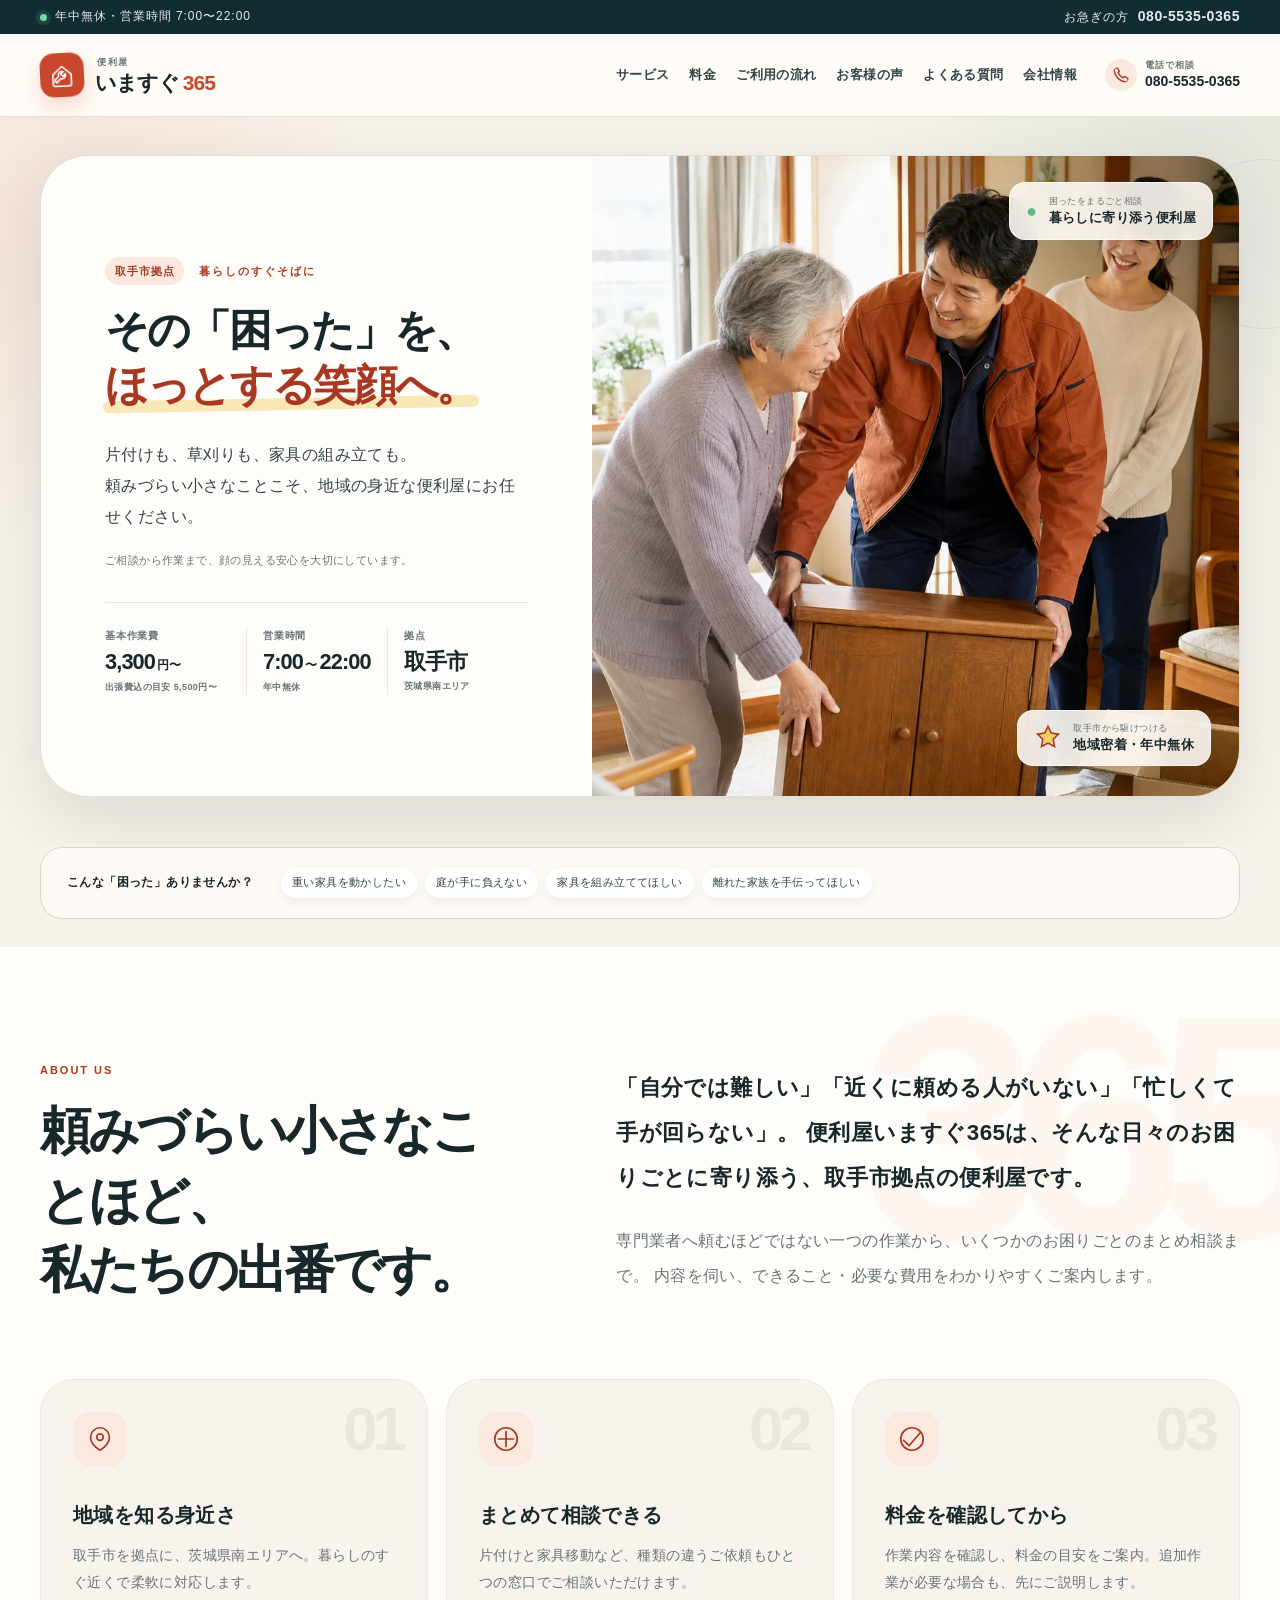
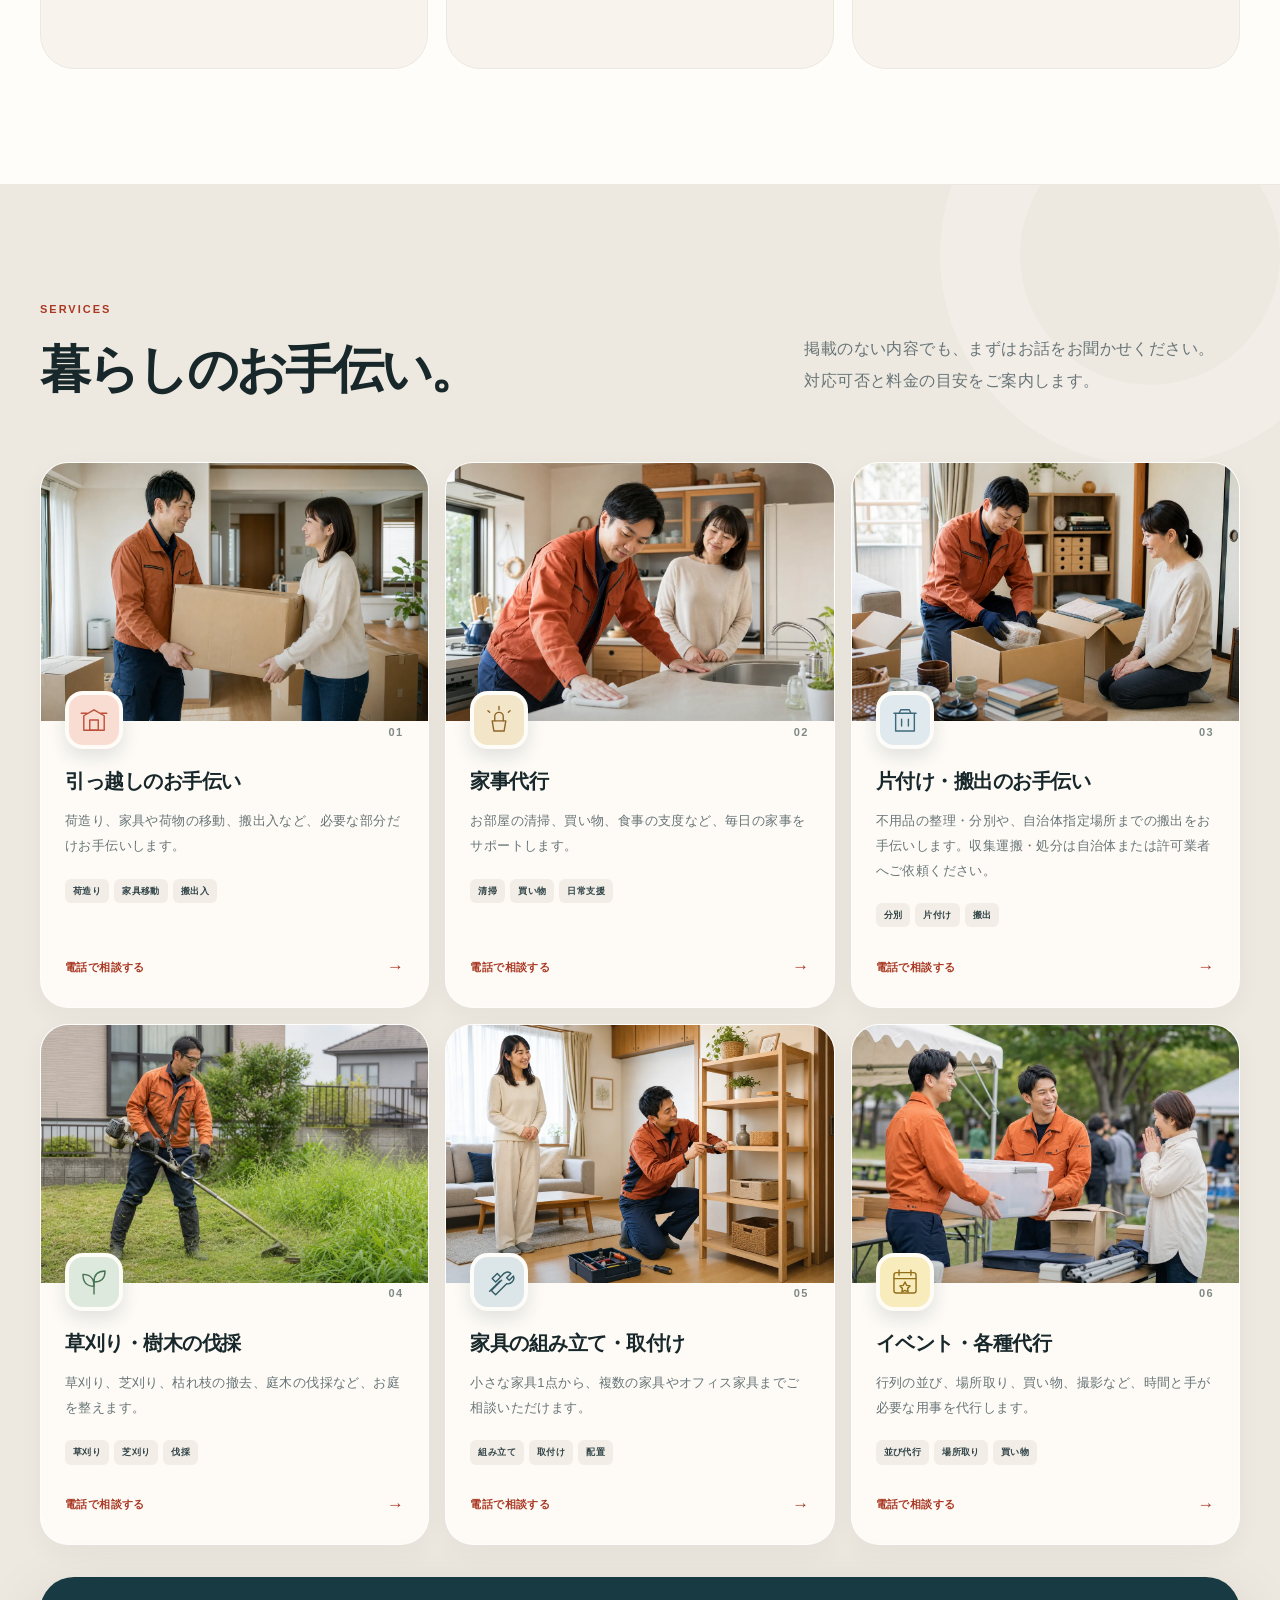
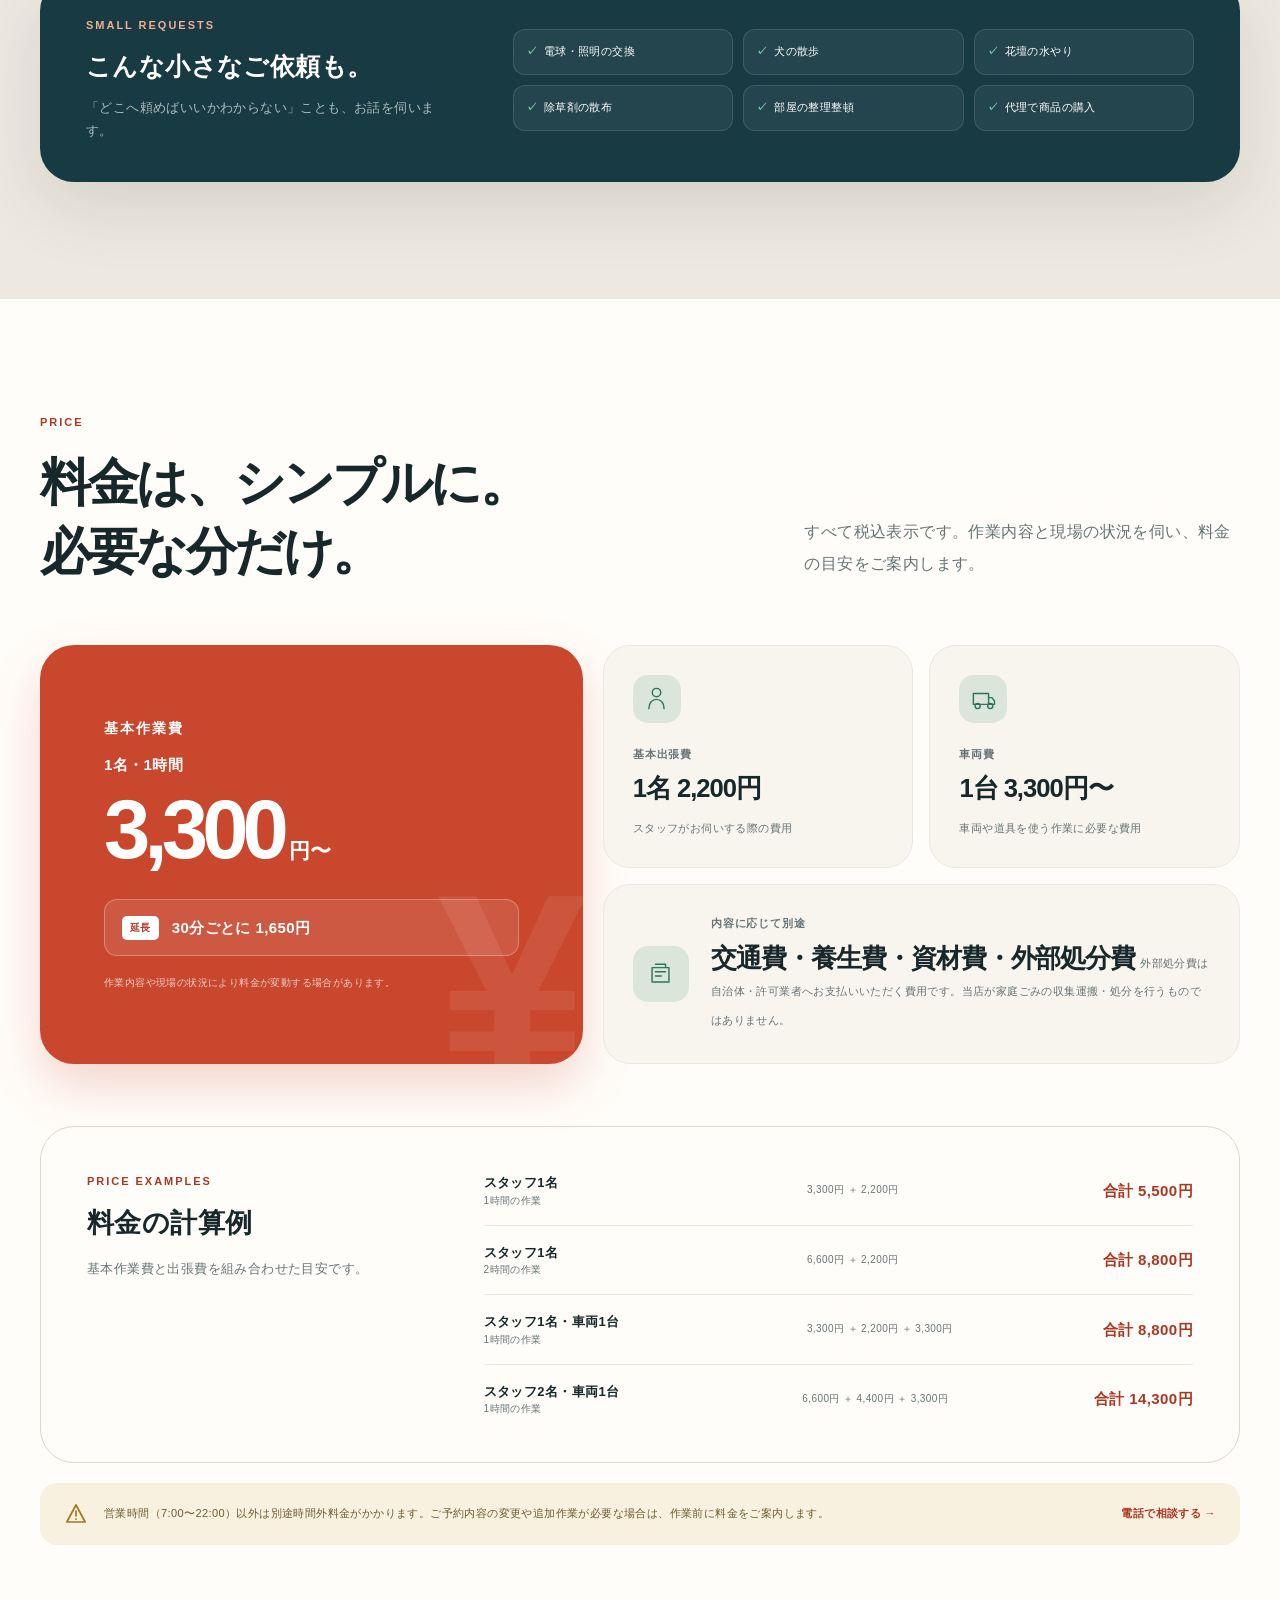
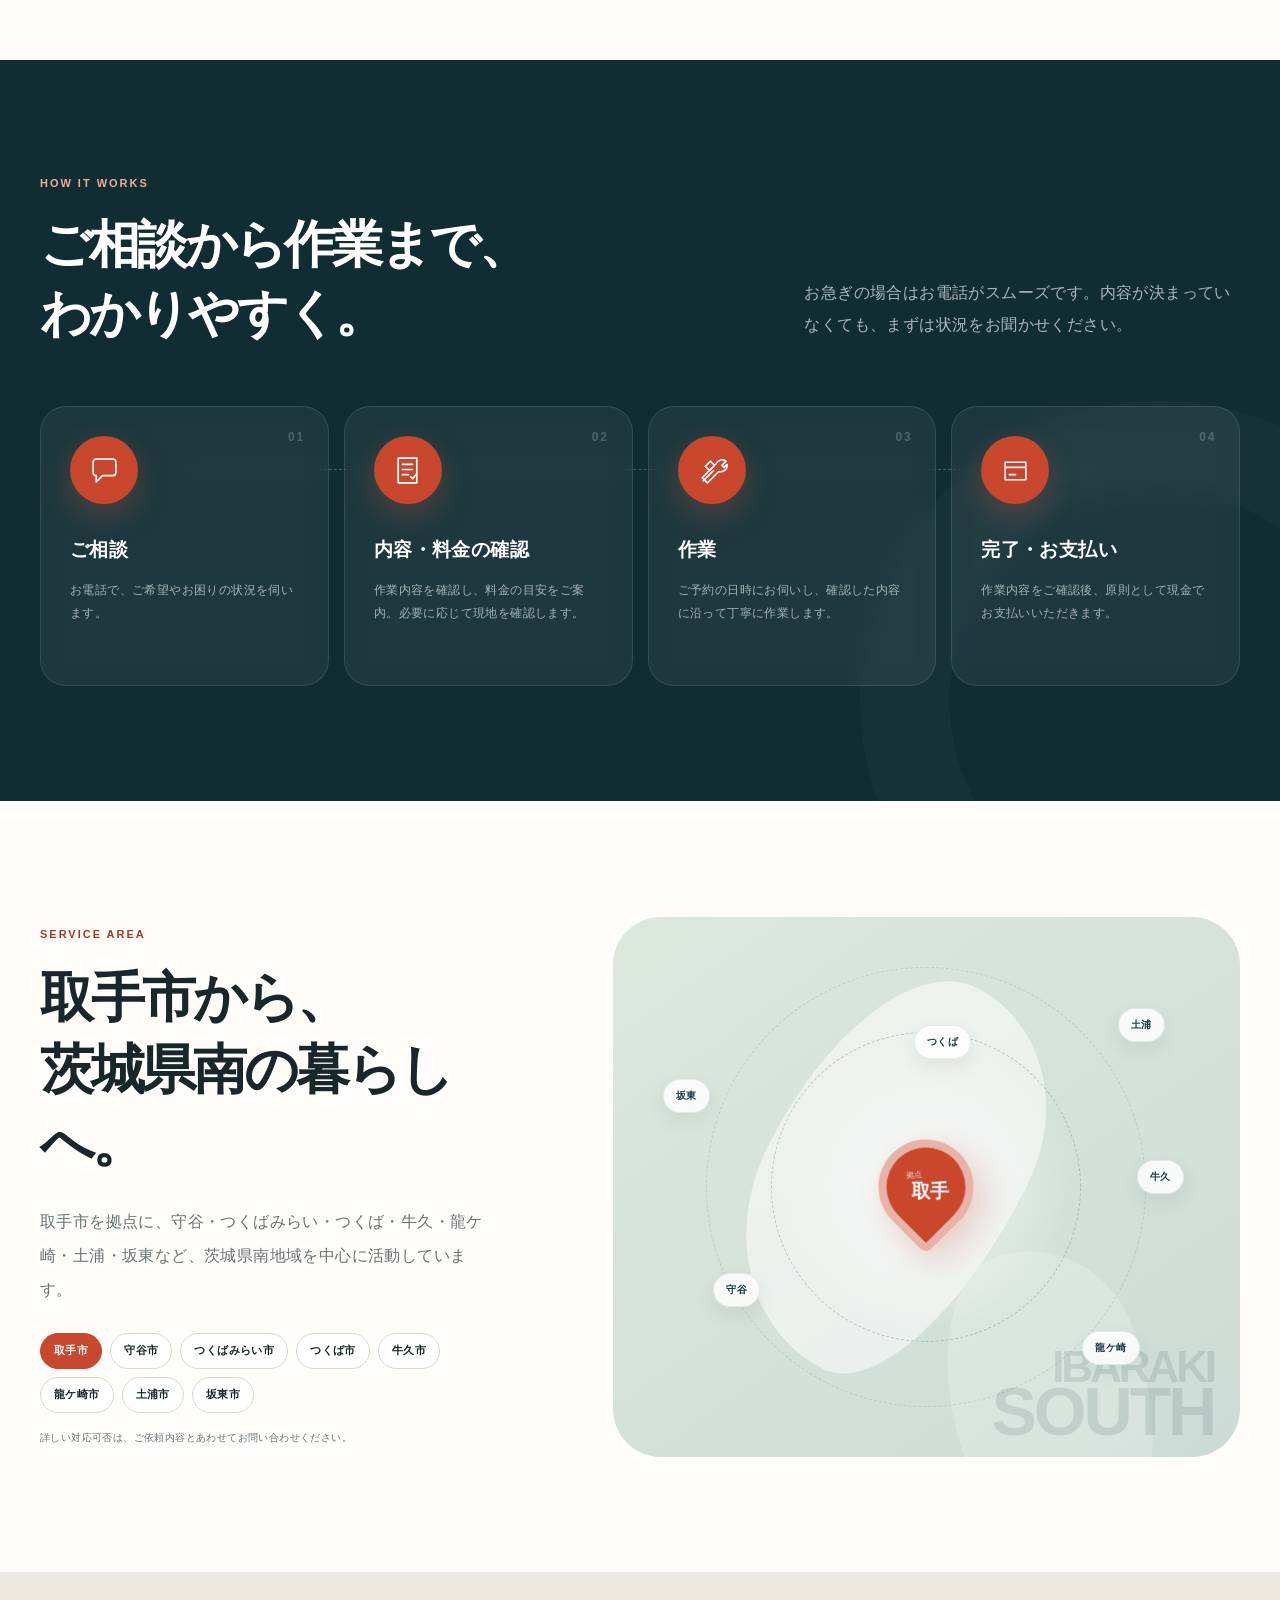
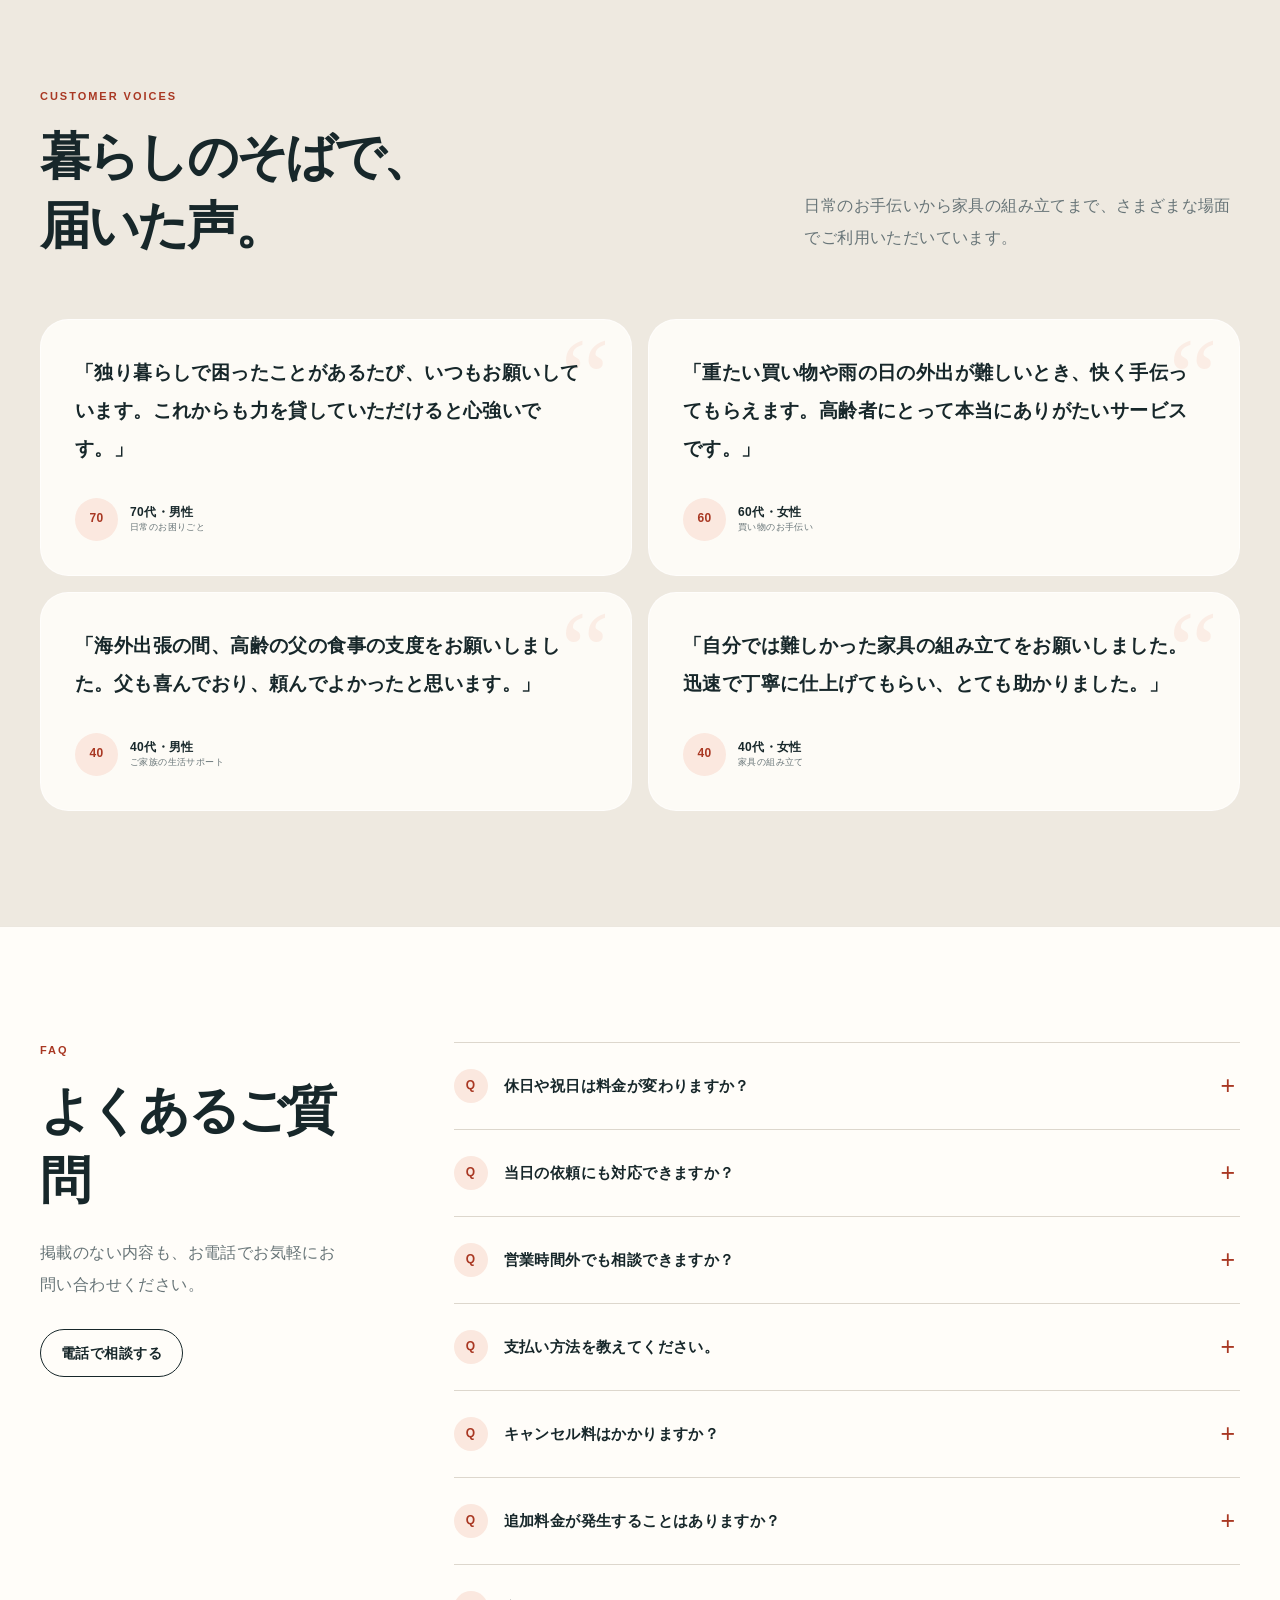
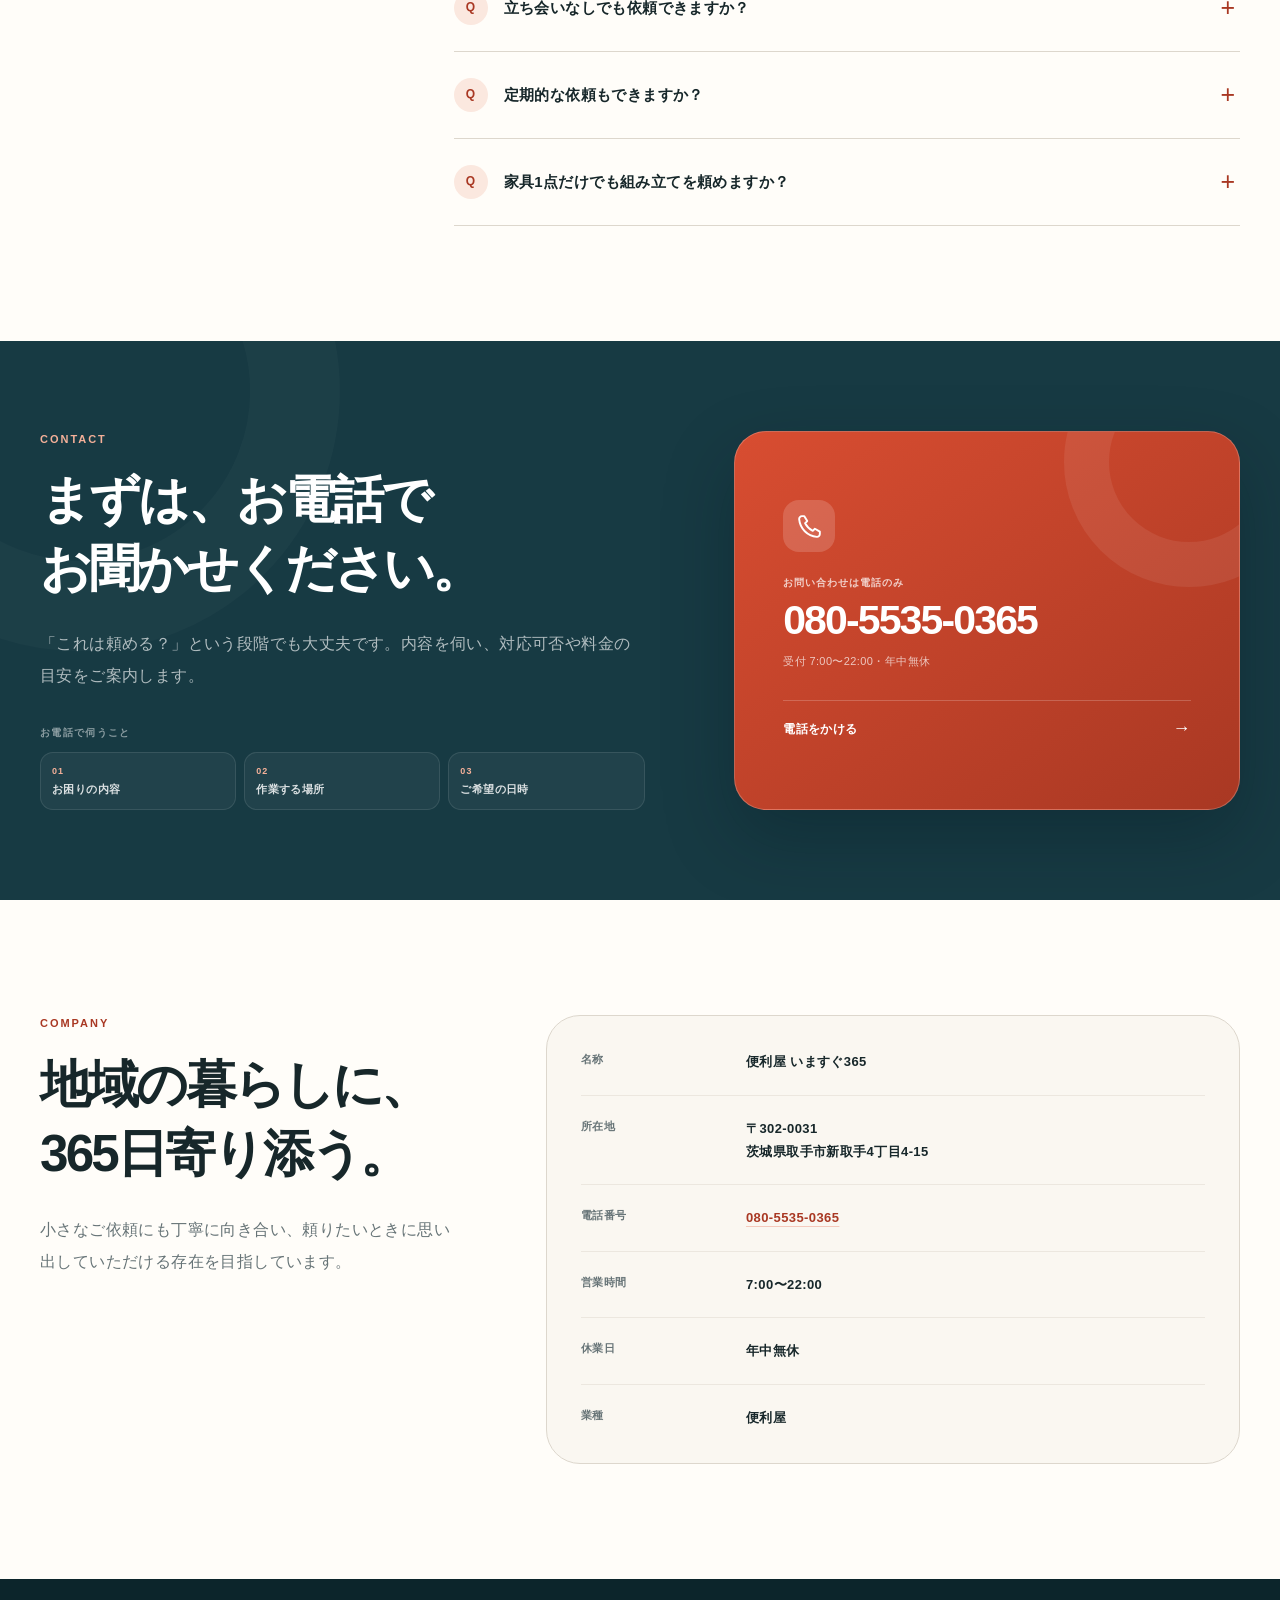
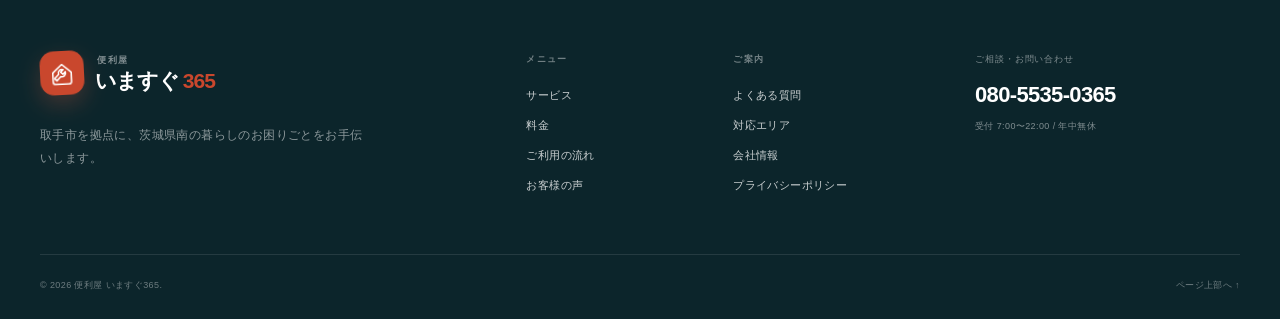
<file: contact/index.html>
<!doctype html>
<html lang="ja">
  <head>
    <meta charset="utf-8">
    <meta name="viewport" content="width=device-width, initial-scale=1">
    <meta name="robots" content="noindex, follow">
    <meta name="description" content="便利屋 いますぐ365のお問い合わせ案内へ移動します。">
    <title>お問い合わせ｜便利屋 いますぐ365</title>
    <link rel="canonical" href="https://www.imasugu365.site/#contact">
    <link rel="icon" href="/favicon.svg" type="image/svg+xml">
    <meta http-equiv="refresh" content="0; url=/#contact">
    <script>window.location.replace('/#contact');</script>
  </head>
  <body>
    <main>
      <h1>お問い合わせへ移動します</h1>
      <p>自動的に移動しない場合は、<a href="/#contact">お問い合わせ方法を見る</a>を押してください。</p>
    </main>
  </body>
</html>
</file>
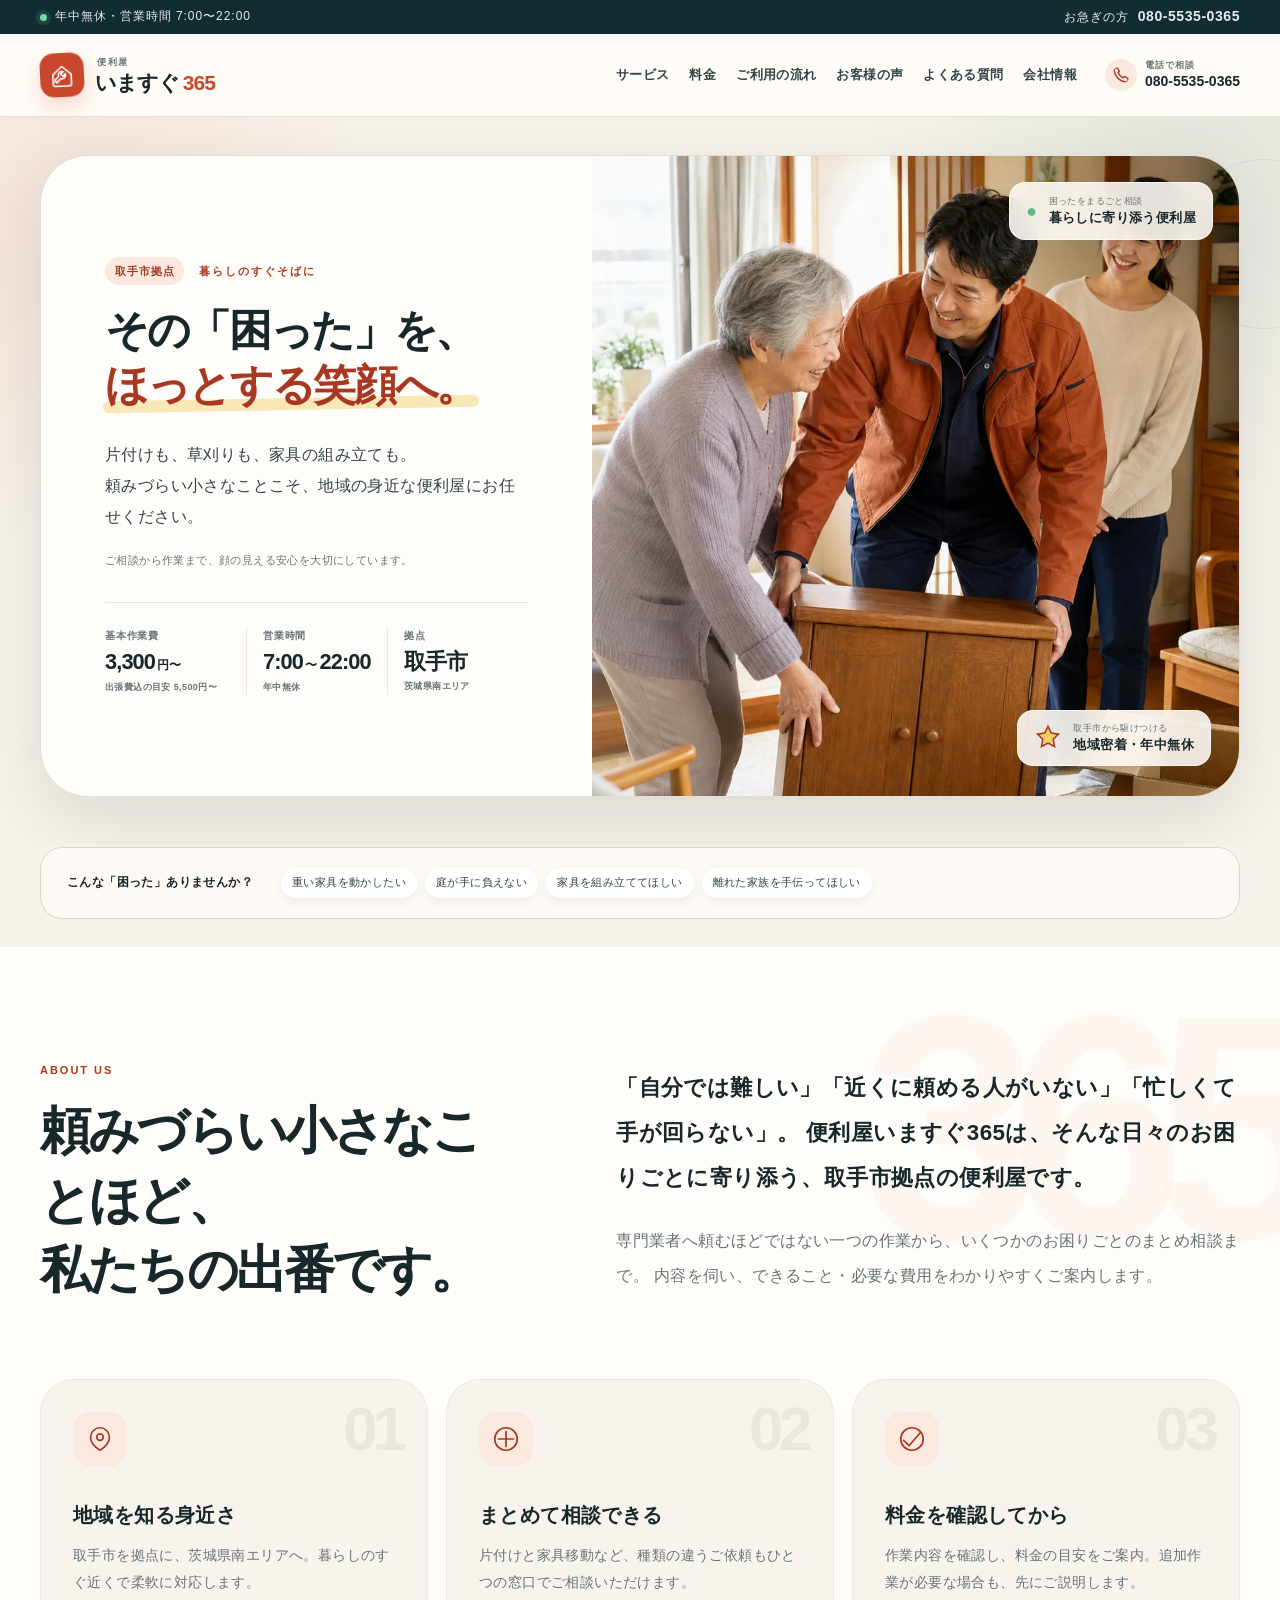
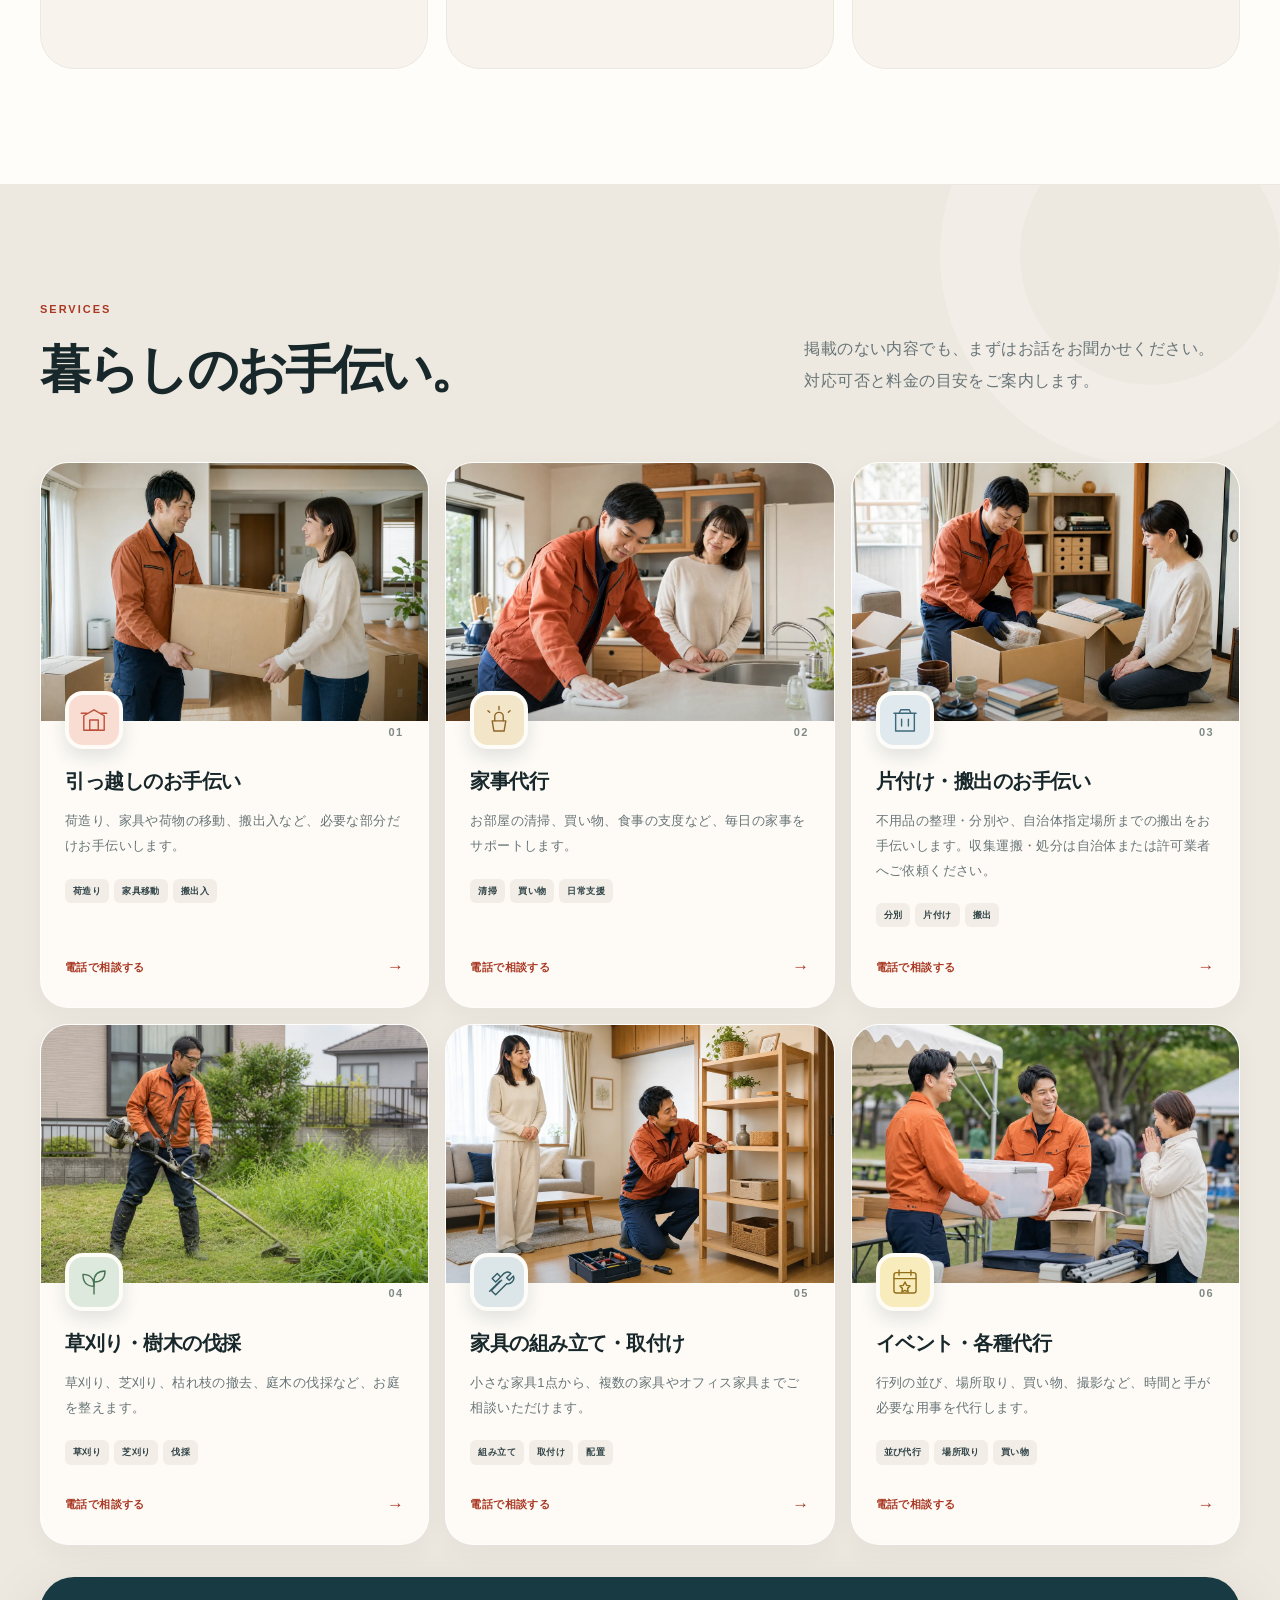
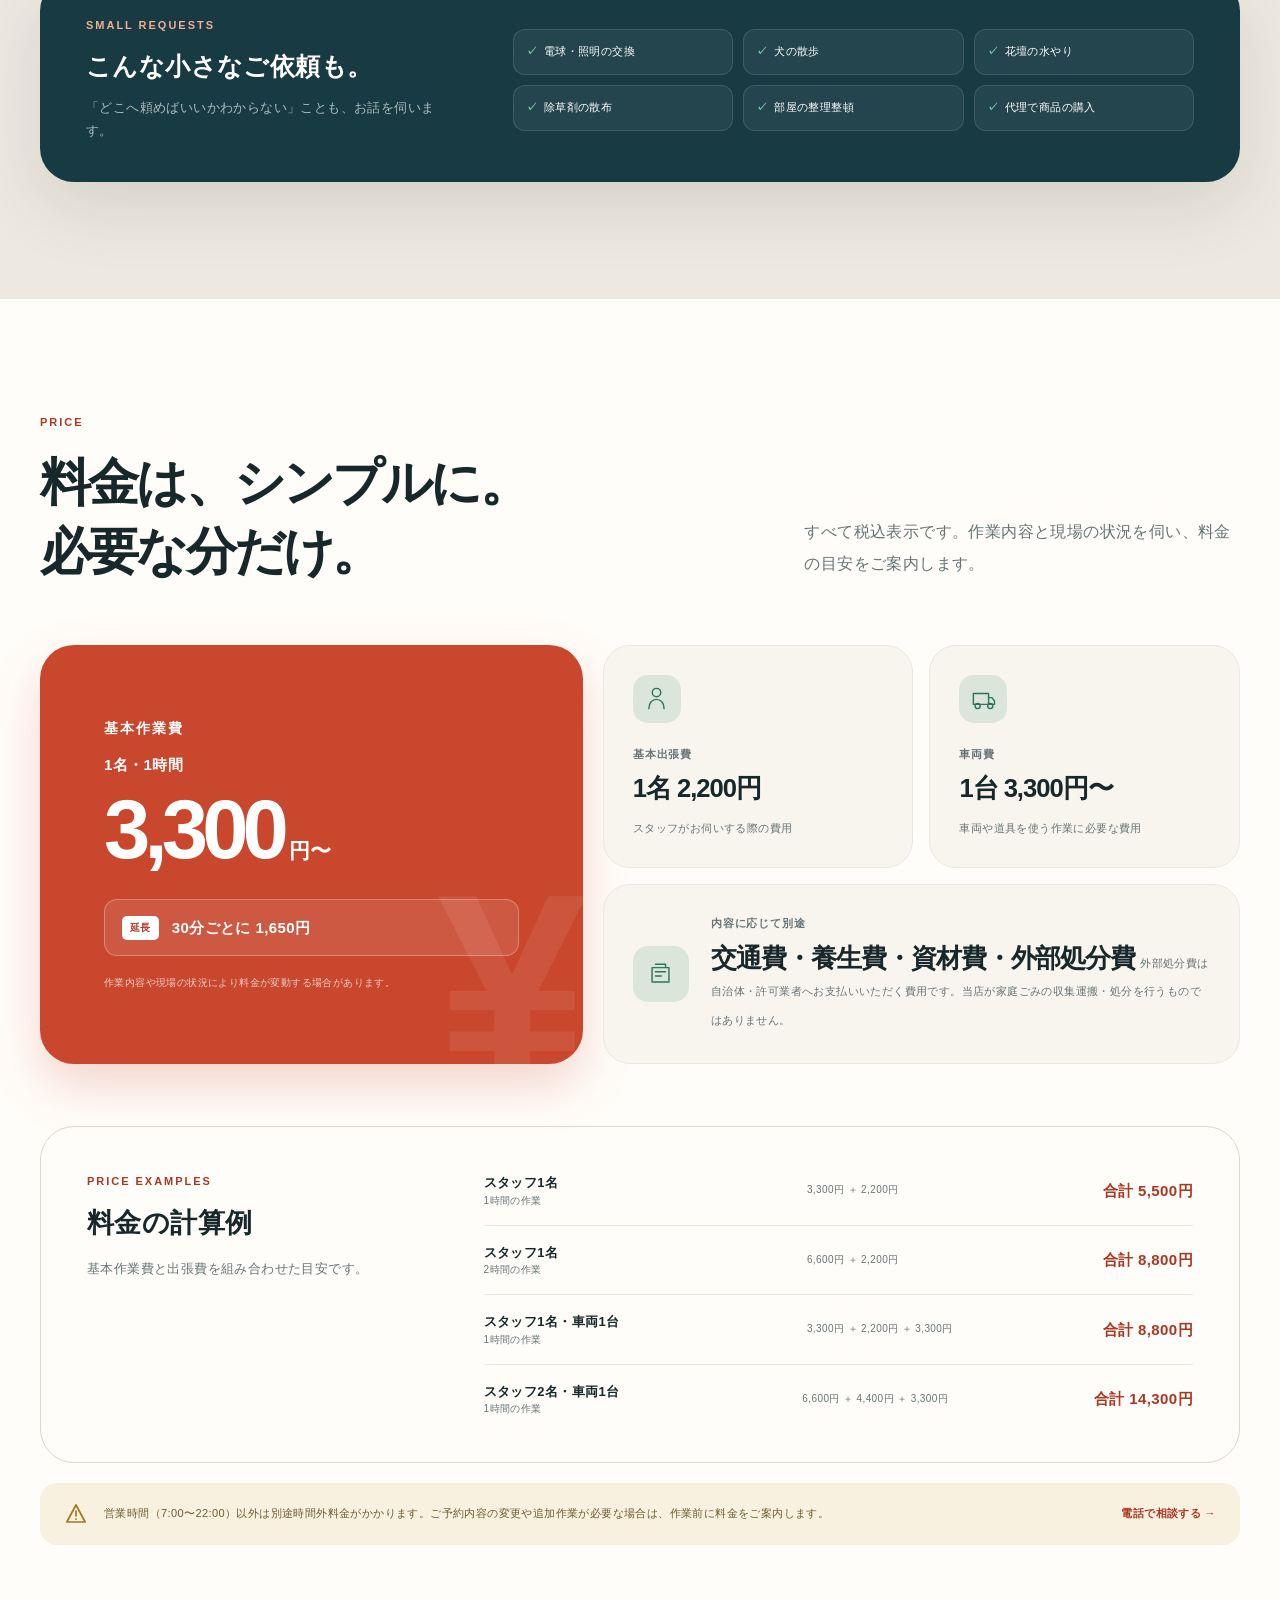
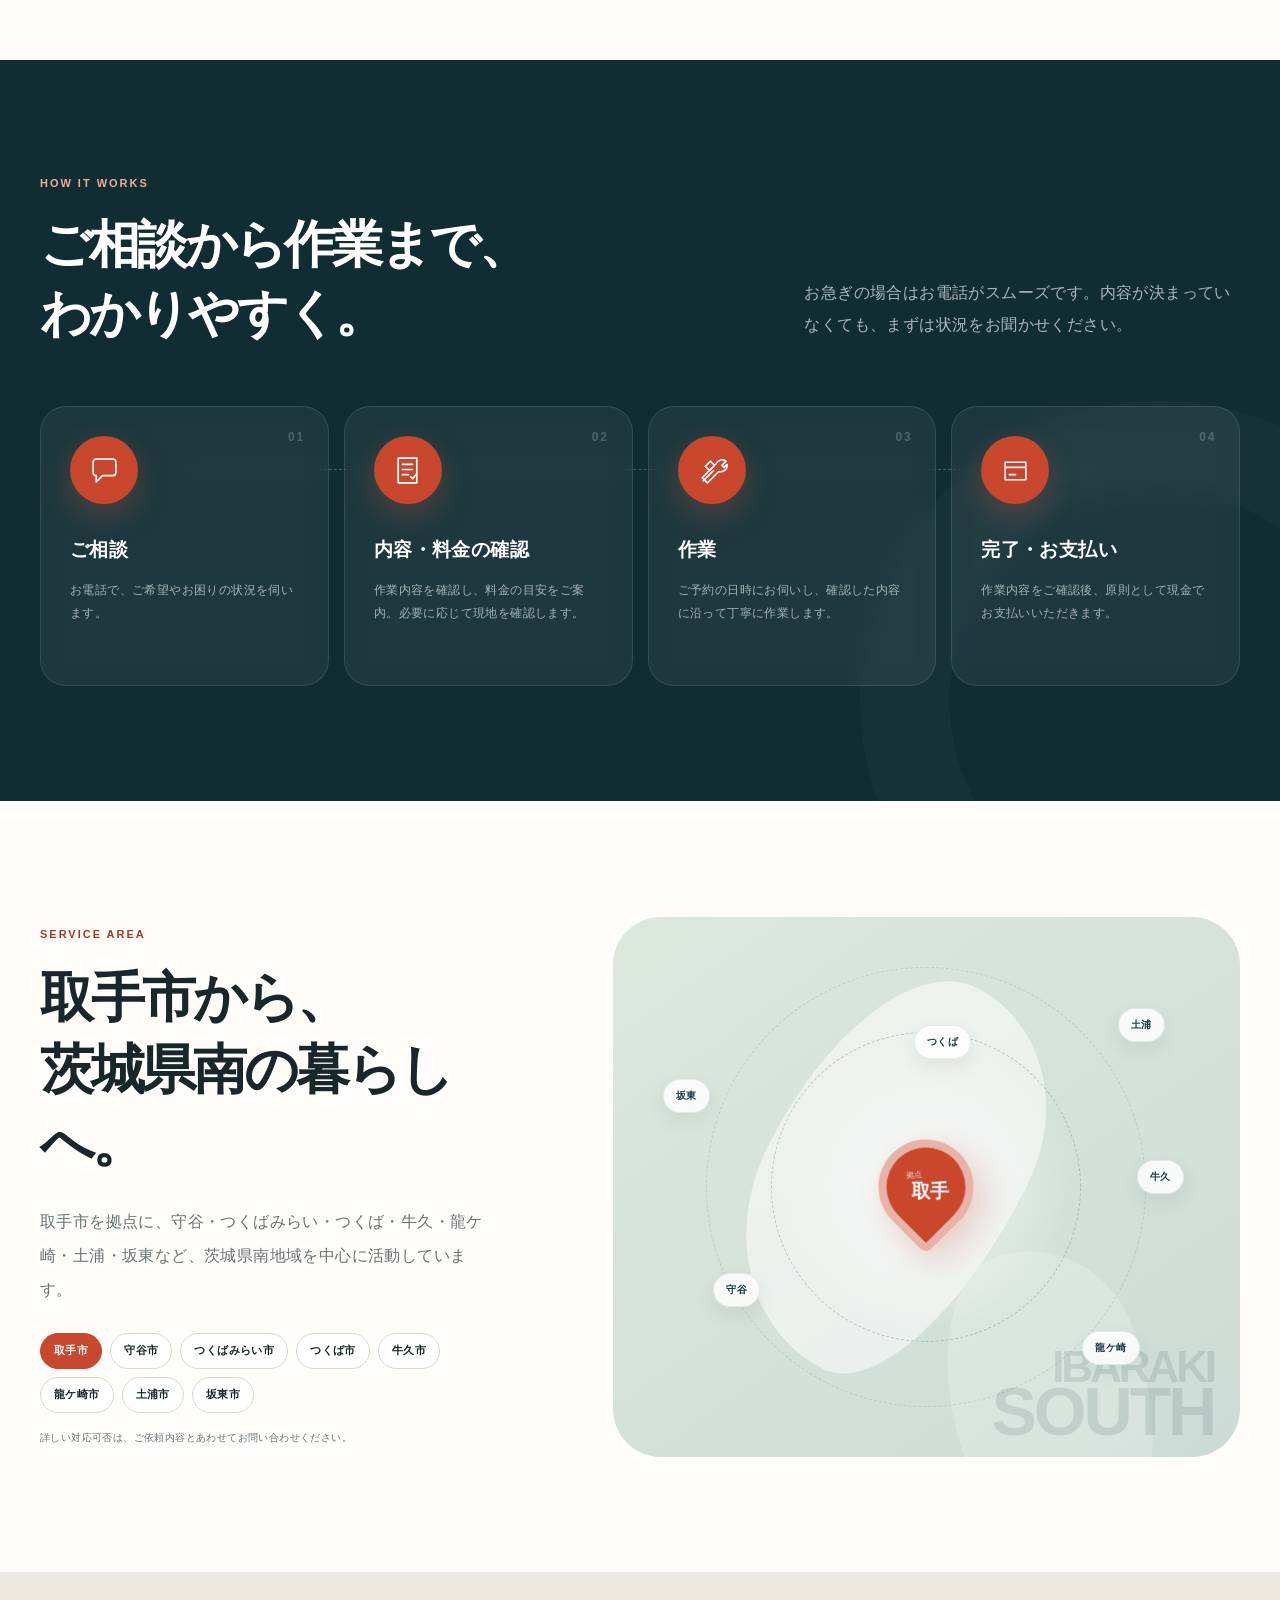
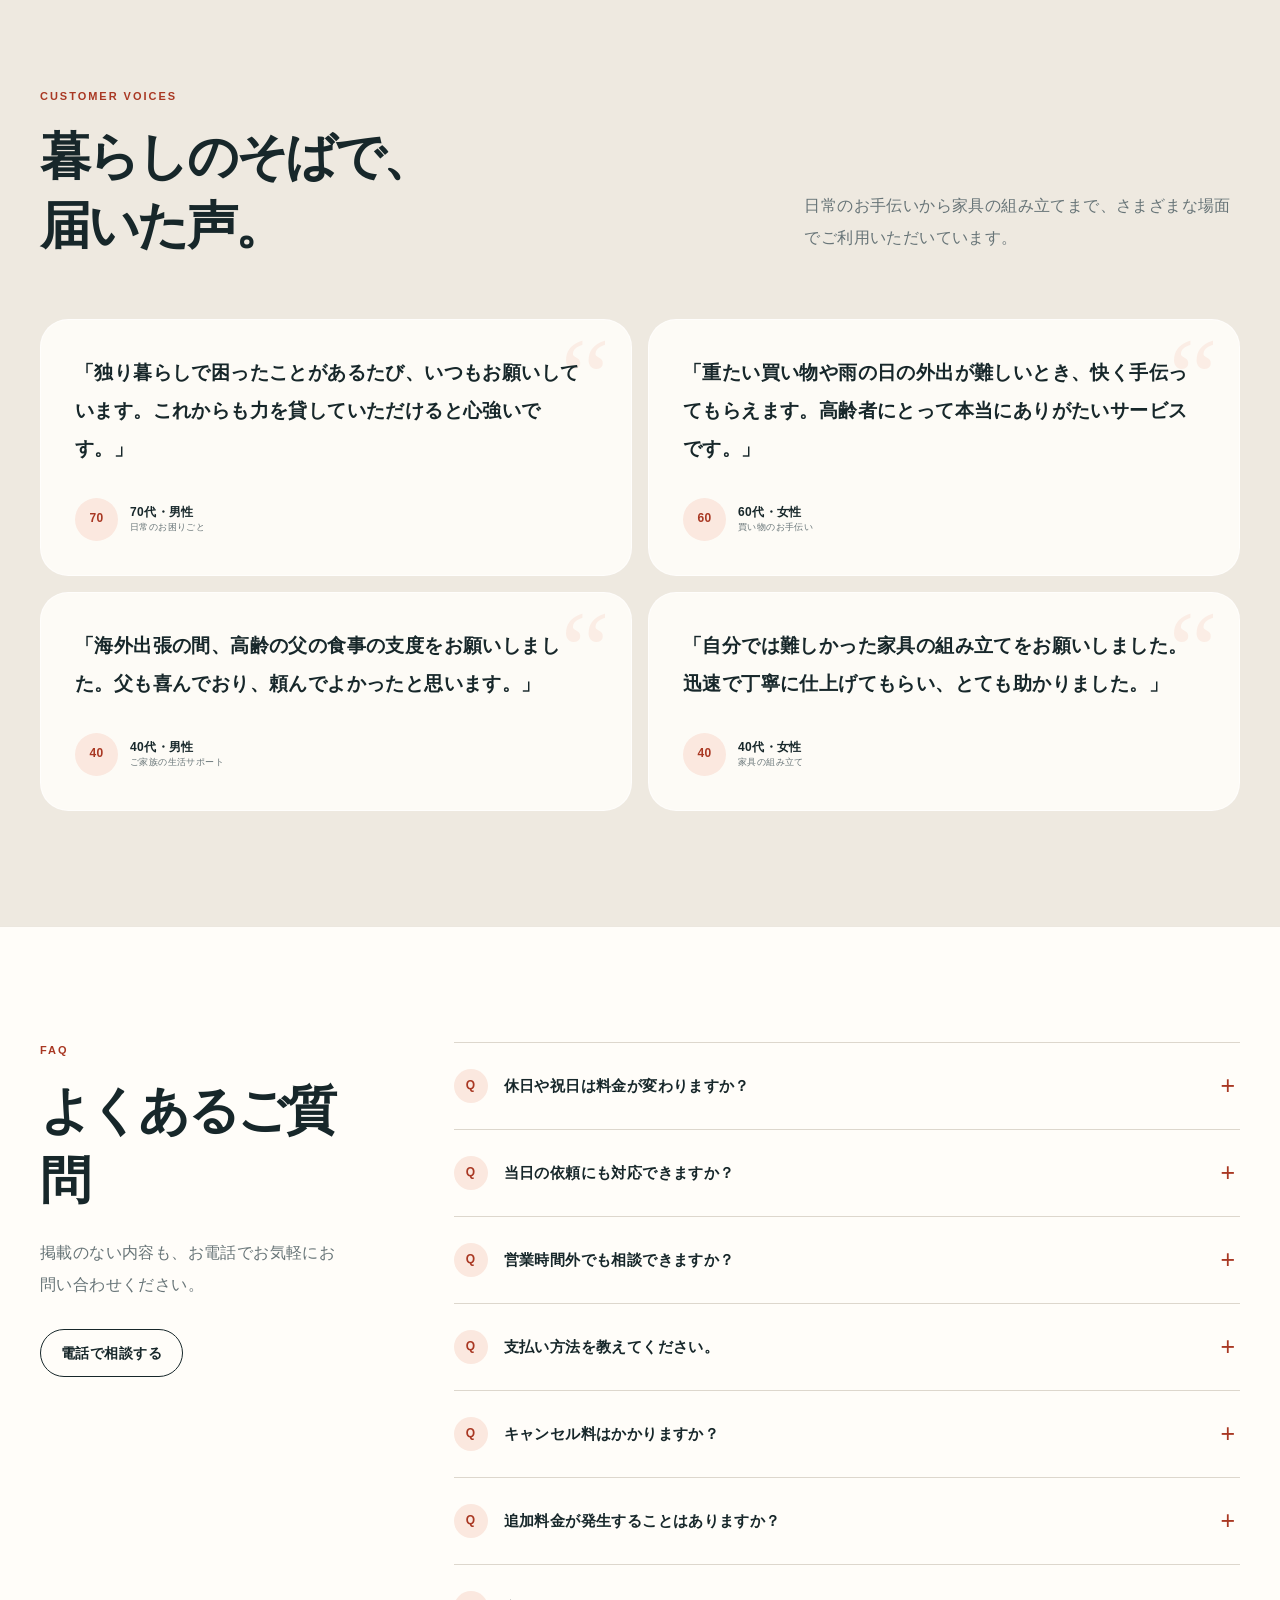
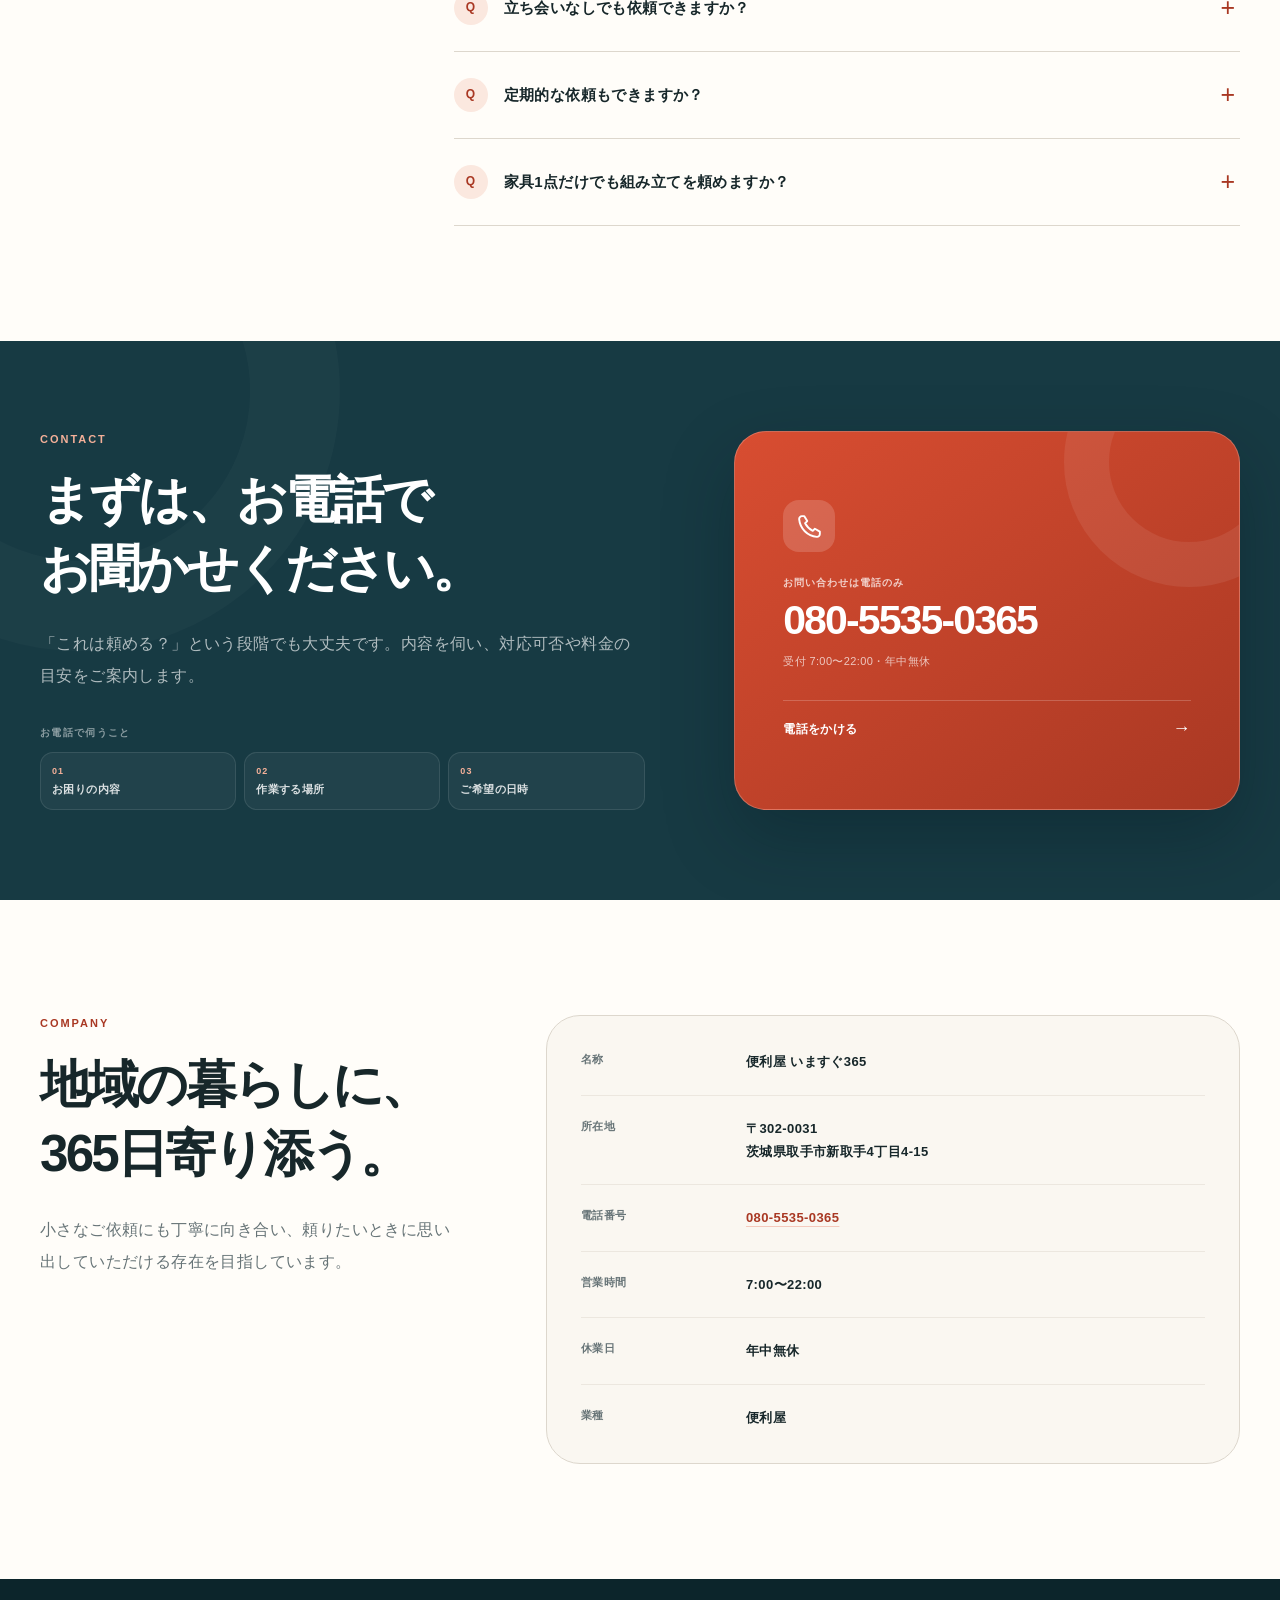
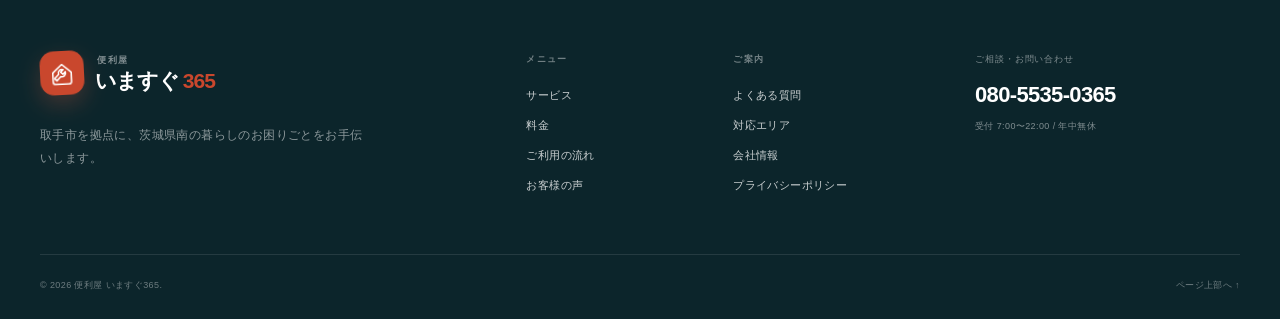
<file: customer-voices/index.html>
<!doctype html>
<html lang="ja">
  <head>
    <meta charset="utf-8">
    <meta name="viewport" content="width=device-width, initial-scale=1">
    <meta name="robots" content="noindex, follow">
    <meta name="description" content="便利屋 いますぐ365のお客様の声へ移動します。">
    <title>お客様の声｜便利屋 いますぐ365</title>
    <link rel="canonical" href="https://www.imasugu365.site/#voices">
    <link rel="icon" href="/favicon.svg" type="image/svg+xml">
    <meta http-equiv="refresh" content="0; url=/#voices">
    <script>window.location.replace('/#voices');</script>
  </head>
  <body>
    <main>
      <h1>お客様の声へ移動します</h1>
      <p>自動的に移動しない場合は、<a href="/#voices">お客様の声を見る</a>を押してください。</p>
    </main>
  </body>
</html>
</file>
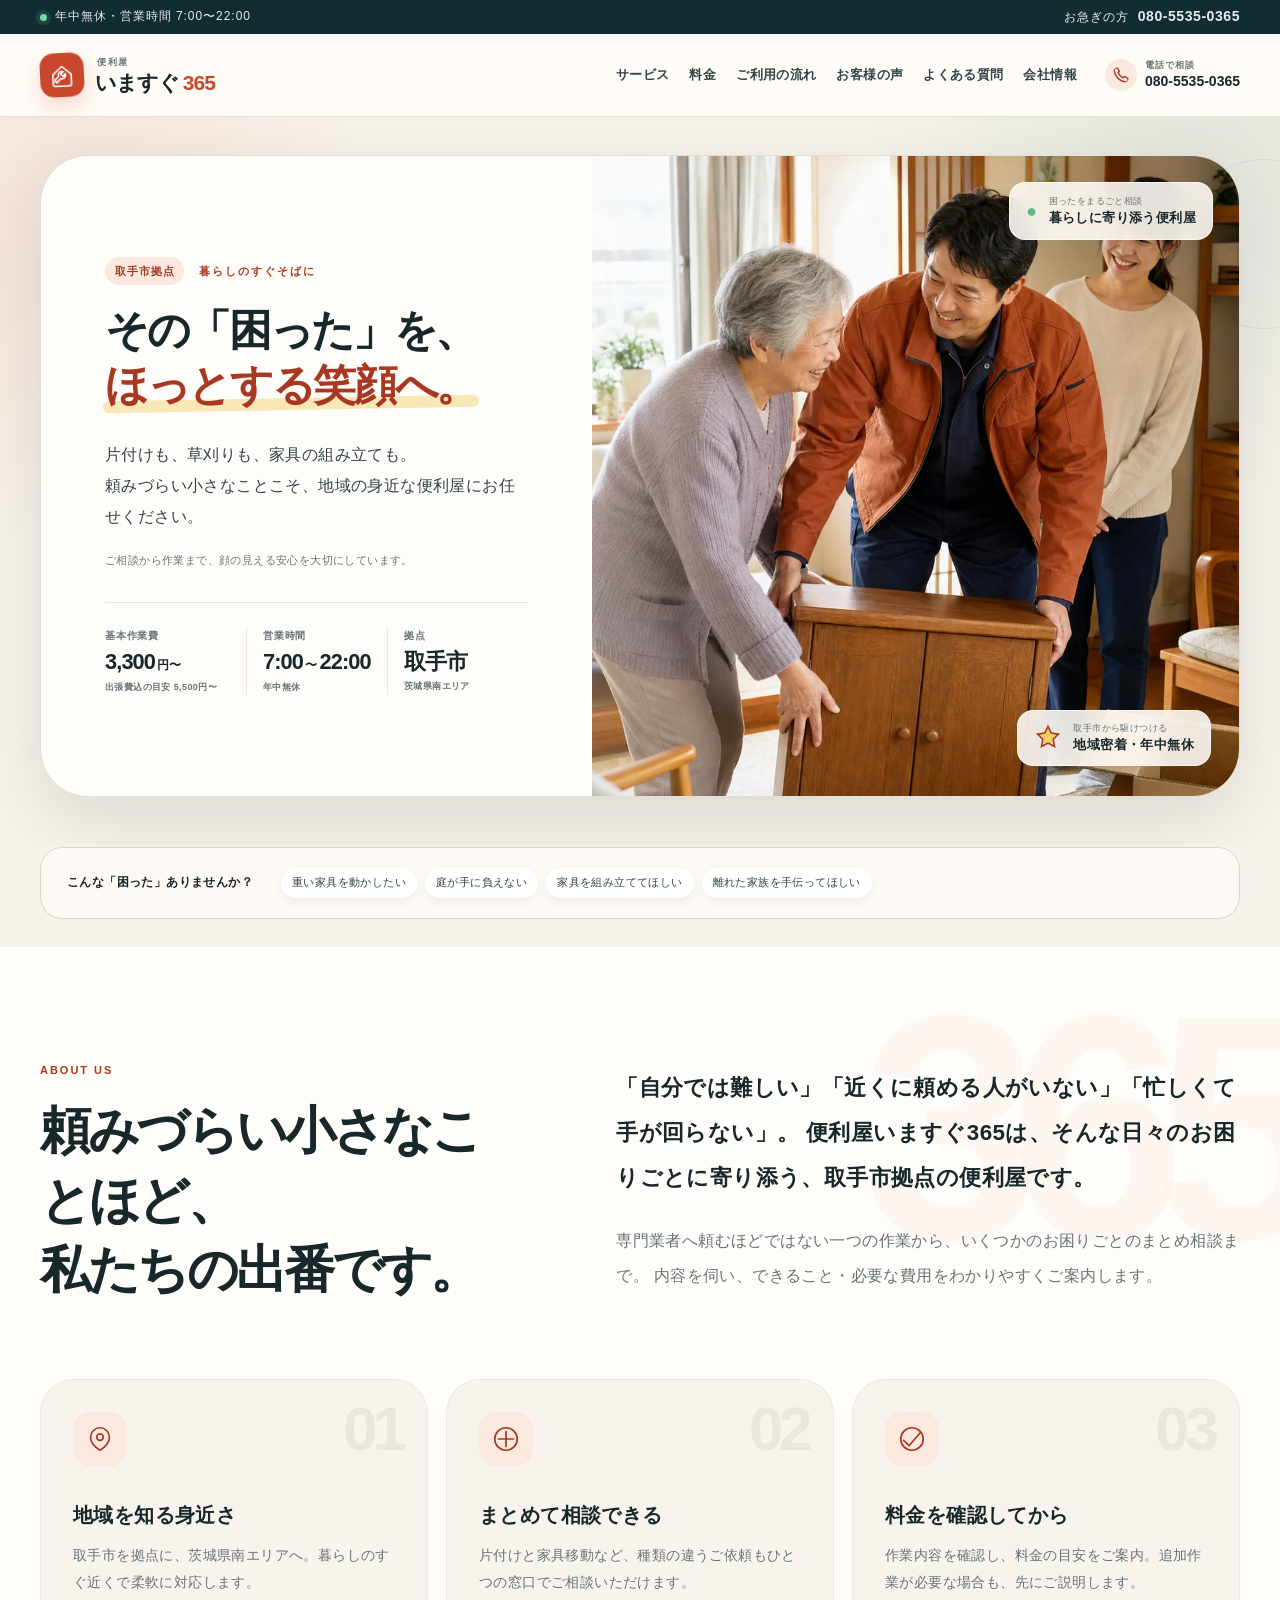
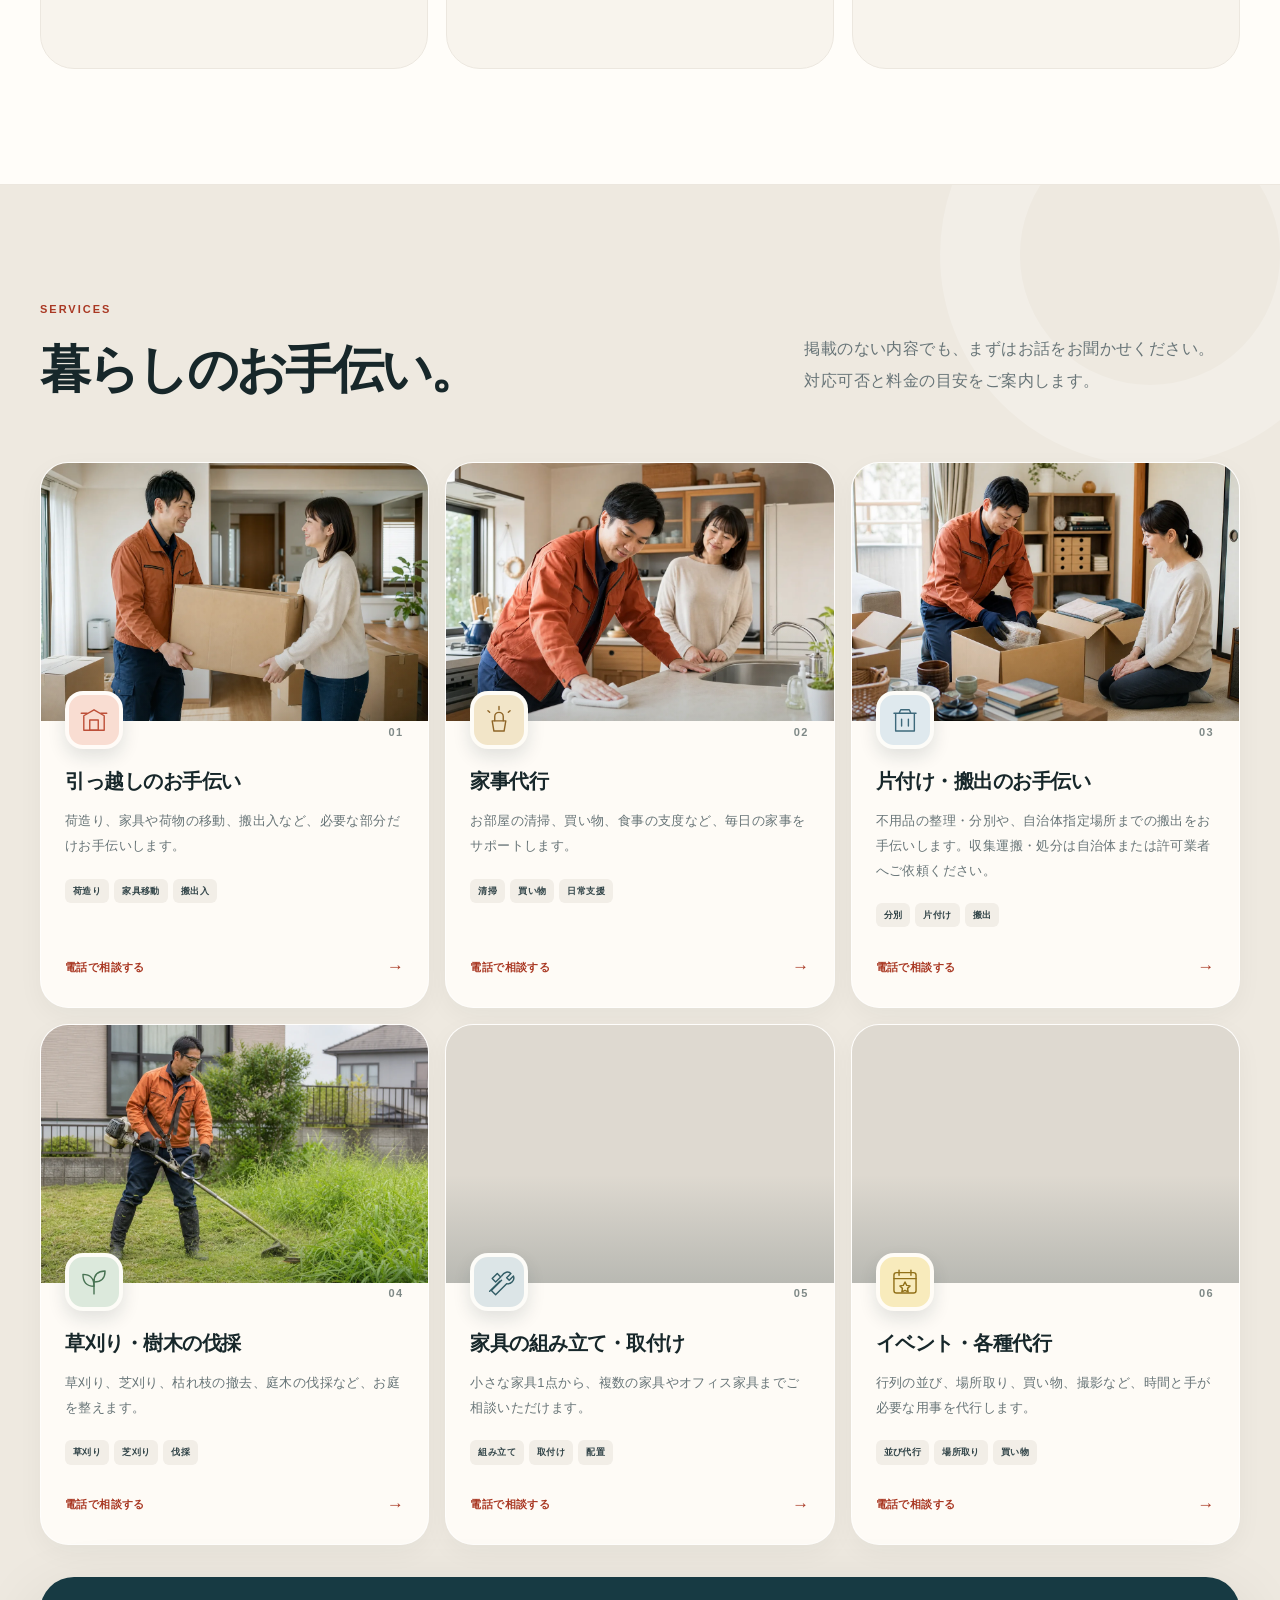
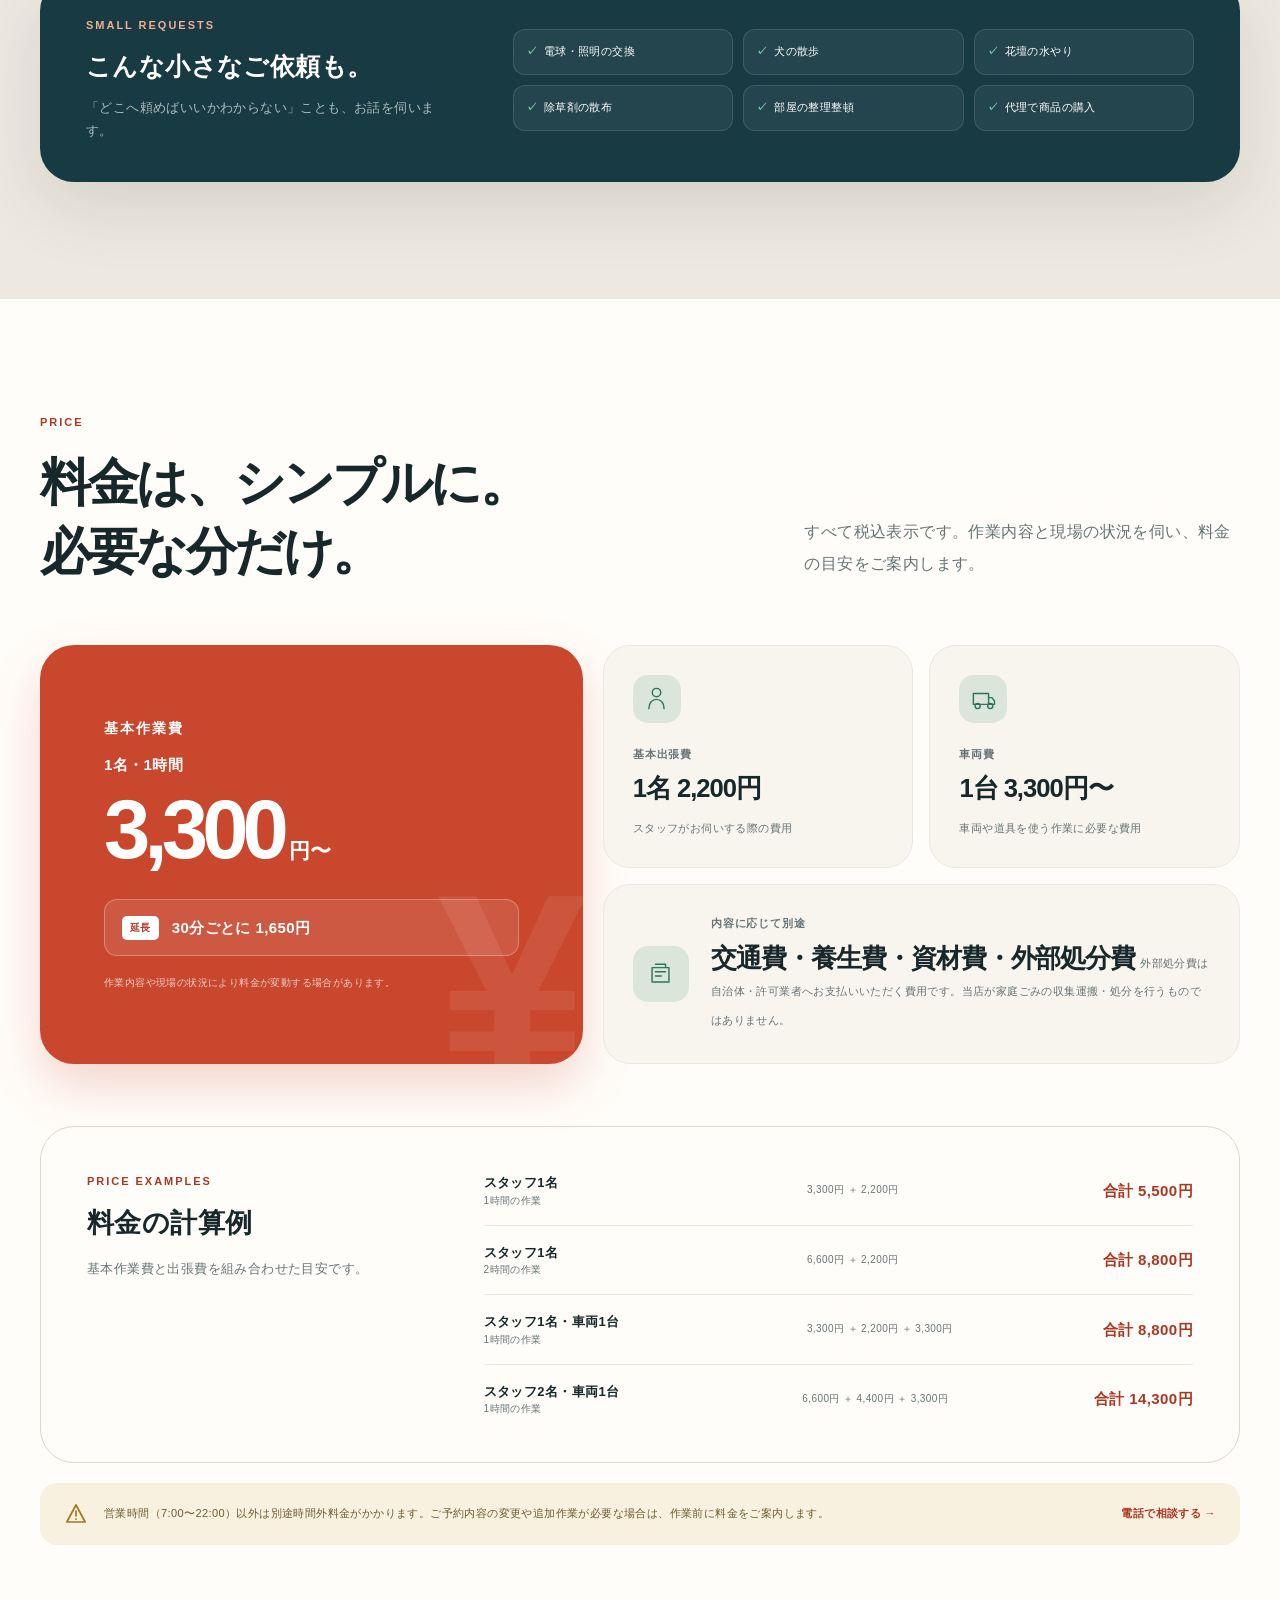
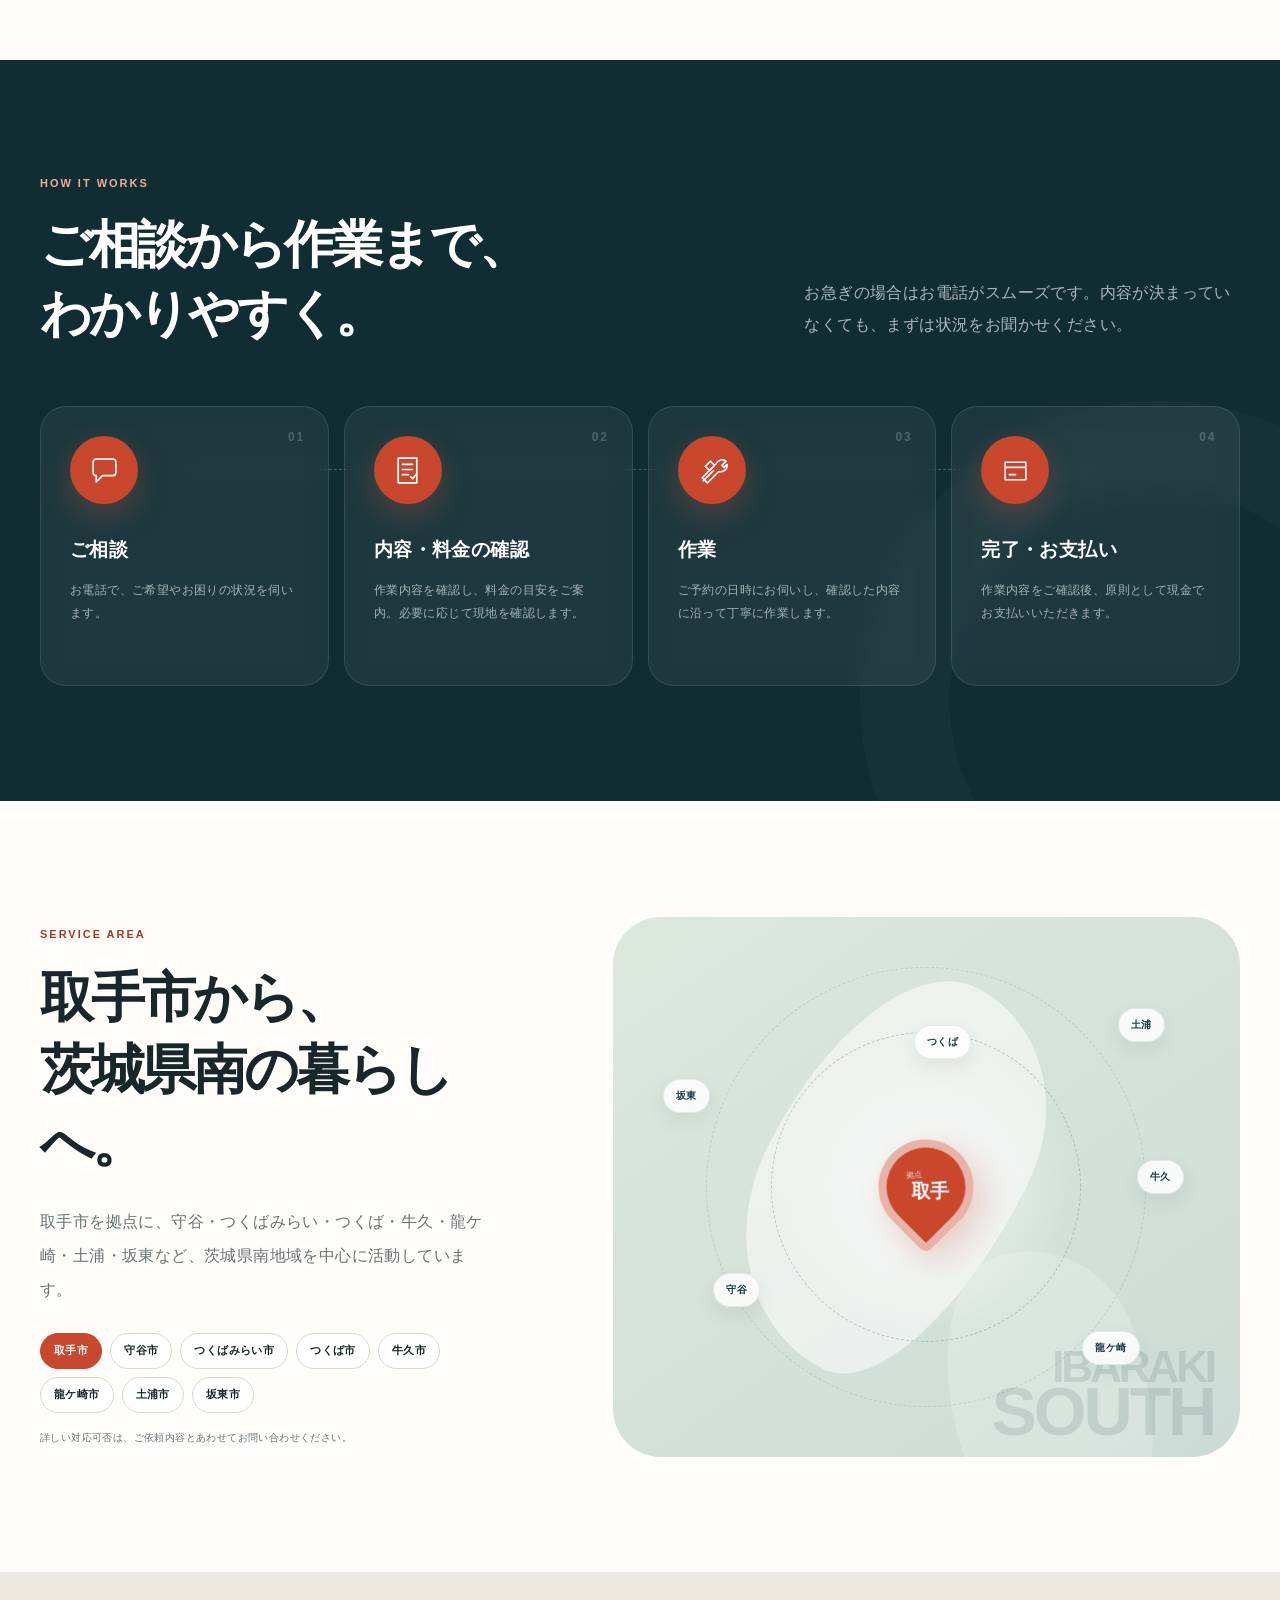
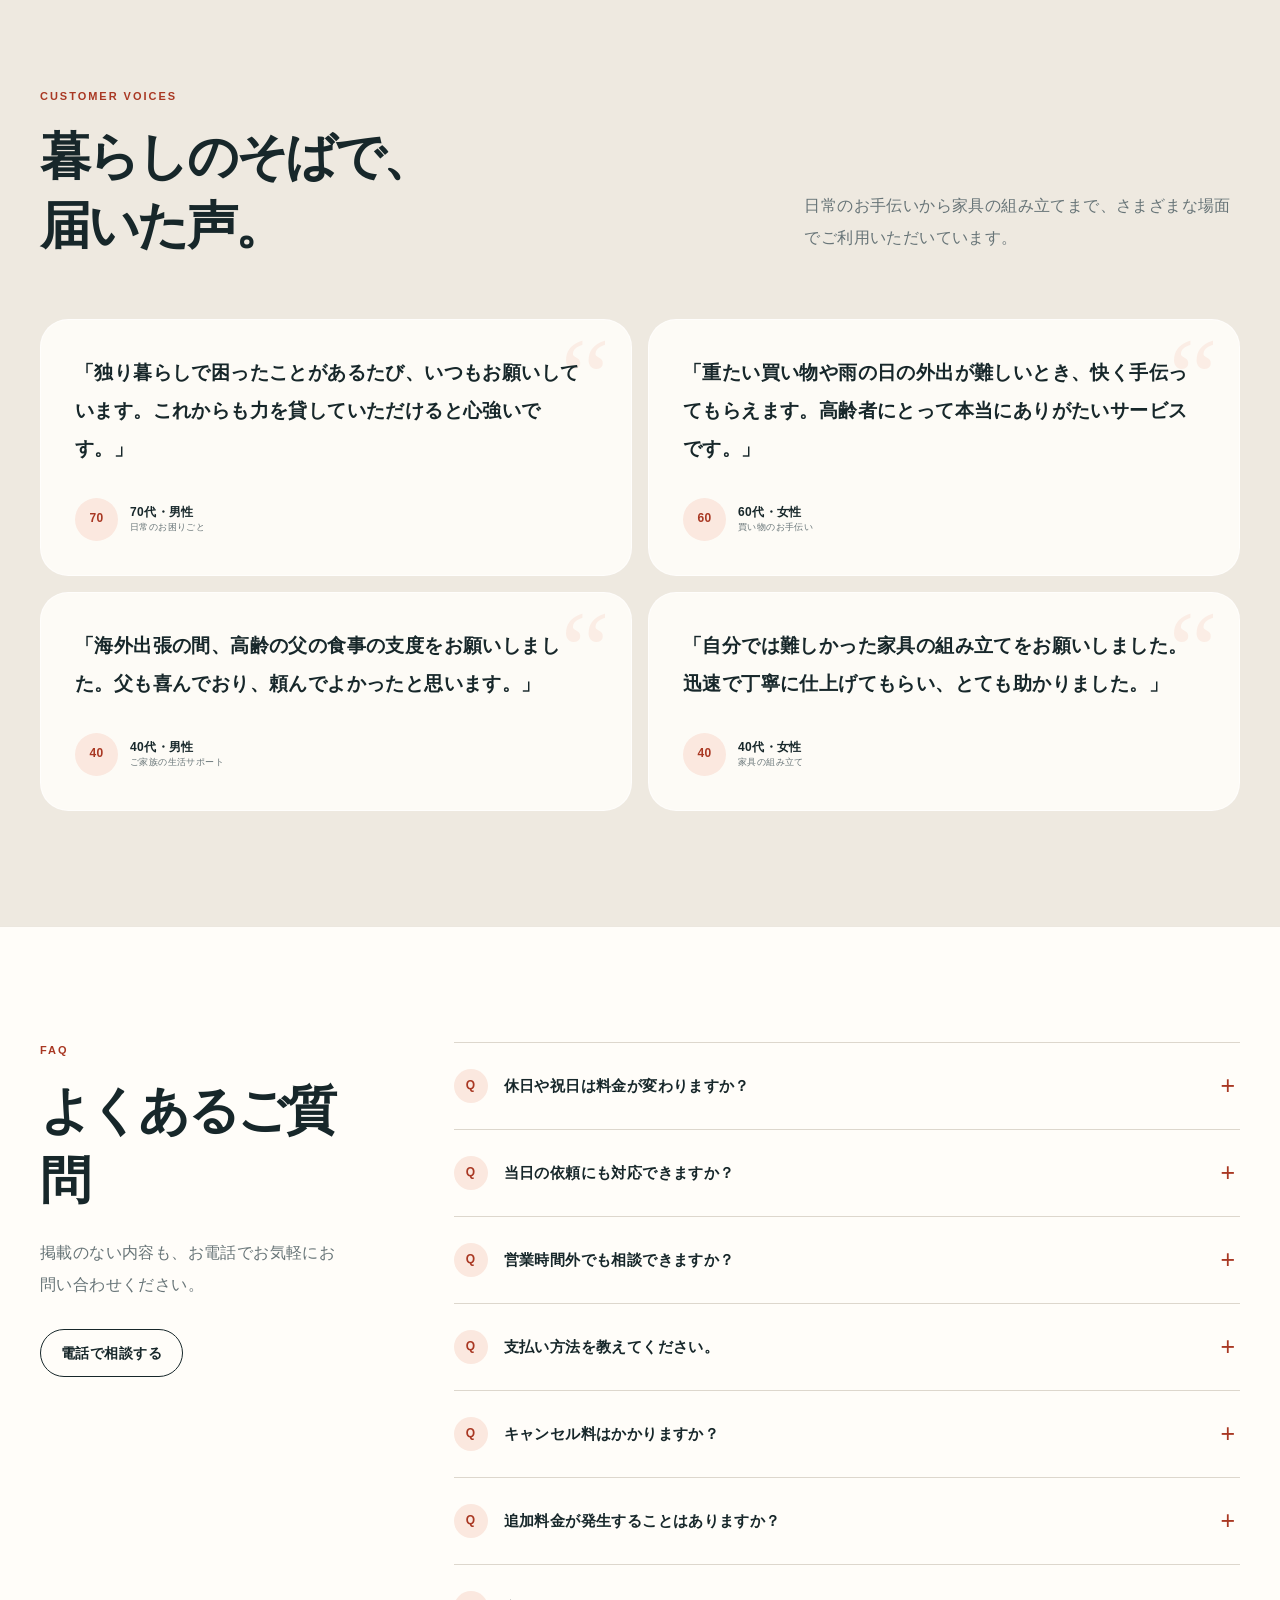
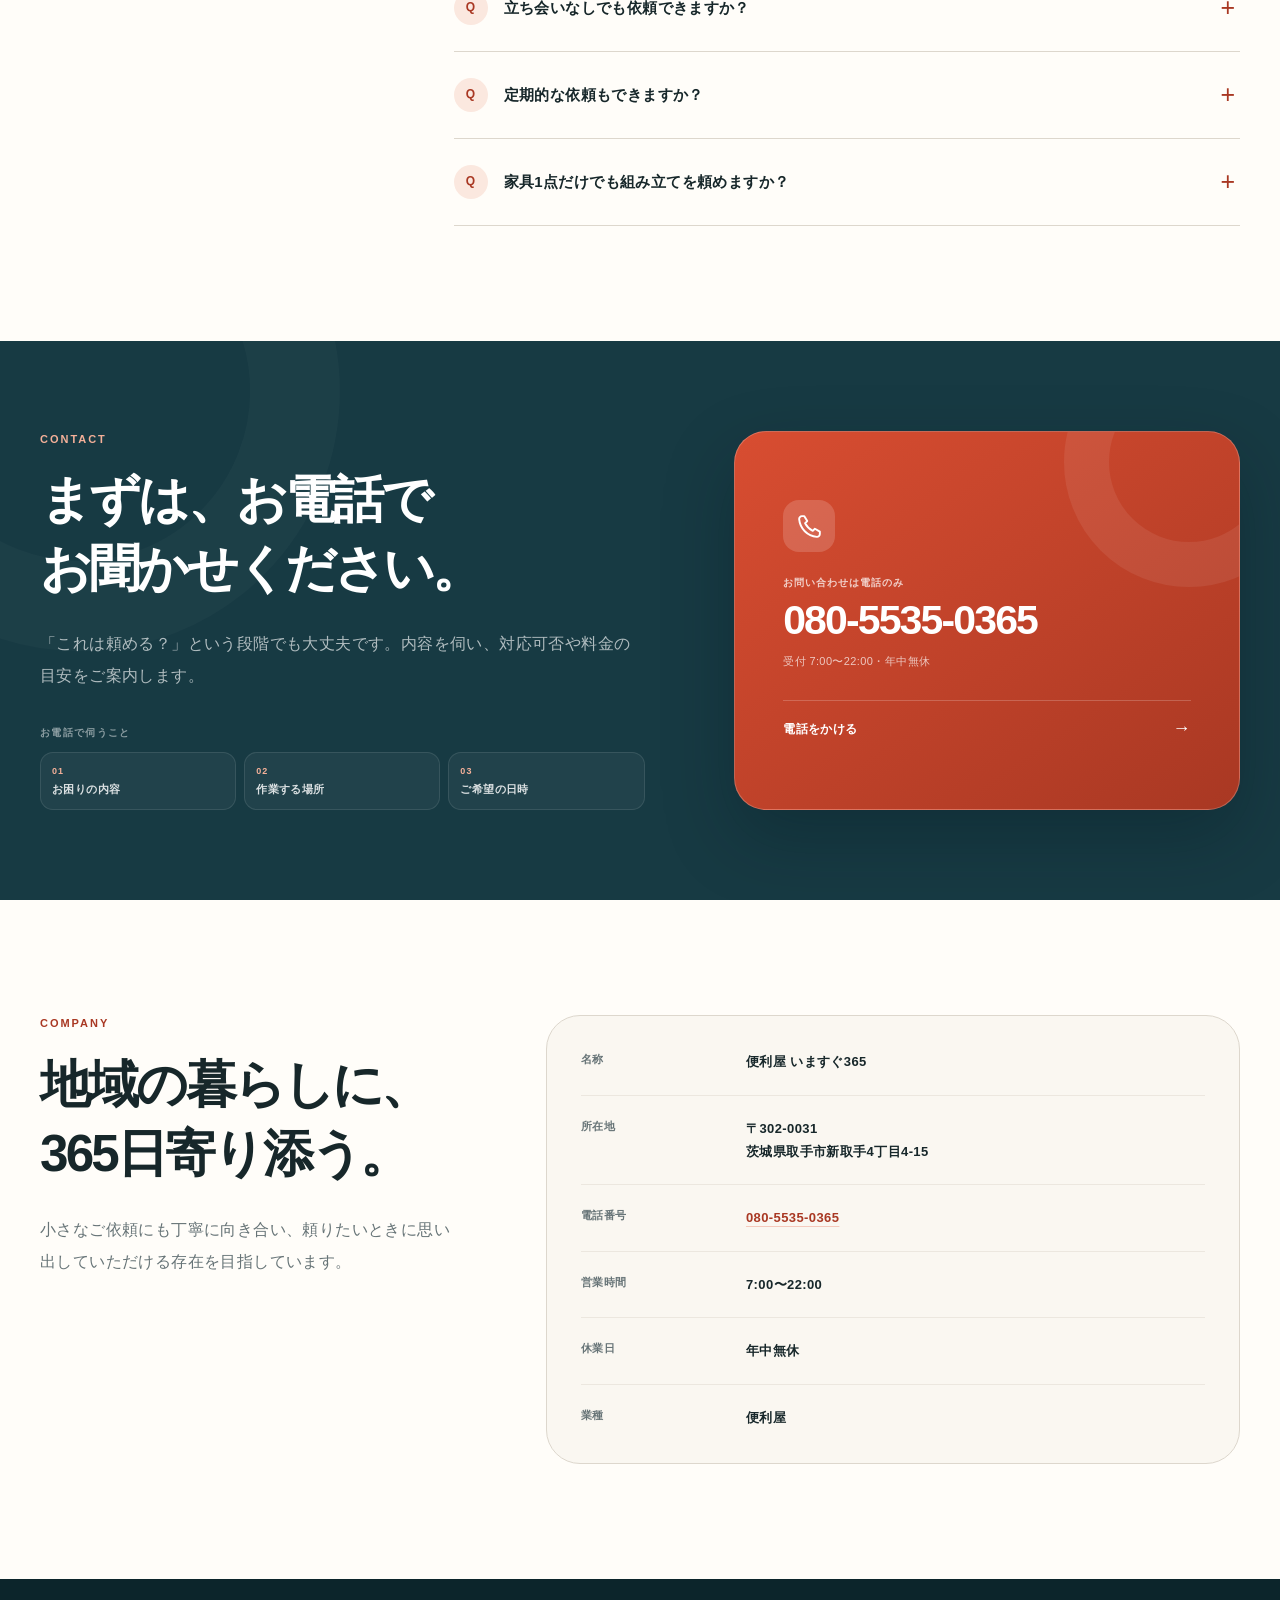
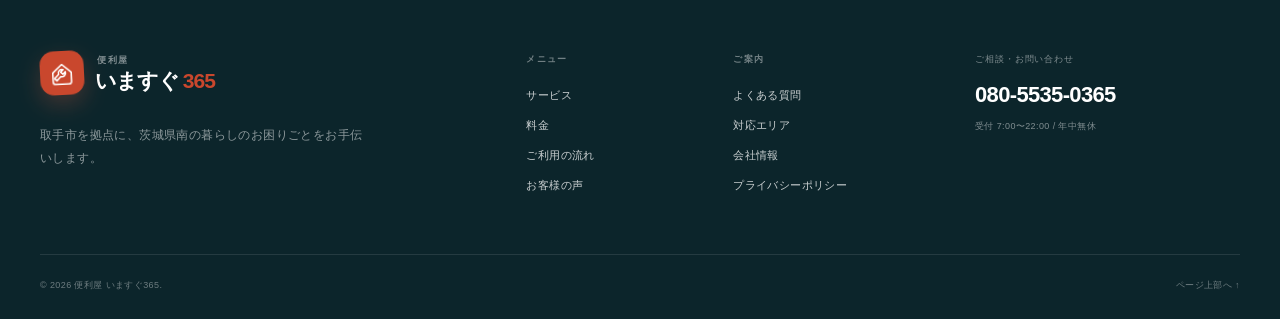
<file: faq/index.html>
<!doctype html>
<html lang="ja">
  <head>
    <meta charset="utf-8">
    <meta name="viewport" content="width=device-width, initial-scale=1">
    <meta name="robots" content="noindex, follow">
    <meta name="description" content="便利屋 いますぐ365のよくある質問へ移動します。">
    <title>よくある質問｜便利屋 いますぐ365</title>
    <link rel="canonical" href="https://www.imasugu365.site/#faq">
    <link rel="icon" href="/favicon.svg" type="image/svg+xml">
    <meta http-equiv="refresh" content="0; url=/#faq">
    <script>window.location.replace('/#faq');</script>
  </head>
  <body>
    <main>
      <h1>よくある質問へ移動します</h1>
      <p>自動的に移動しない場合は、<a href="/#faq">よくある質問を見る</a>を押してください。</p>
    </main>
  </body>
</html>
</file>
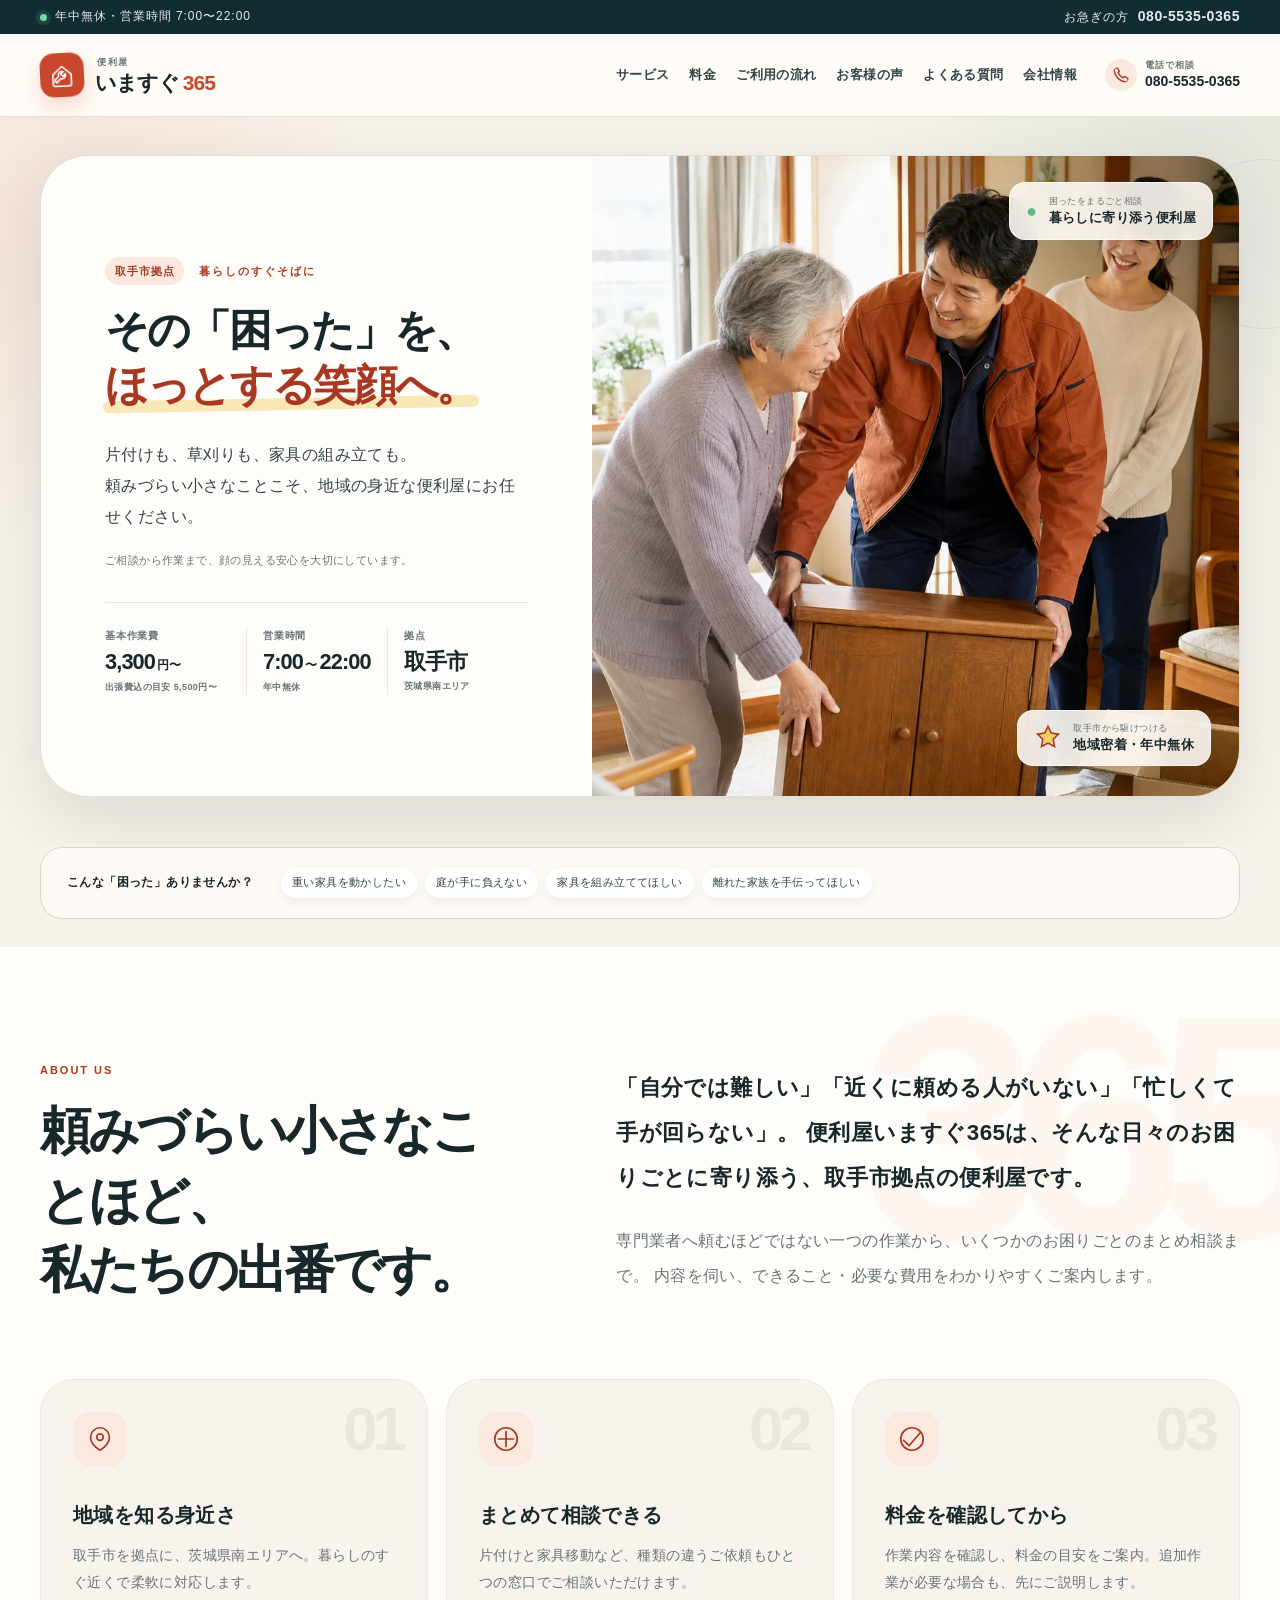
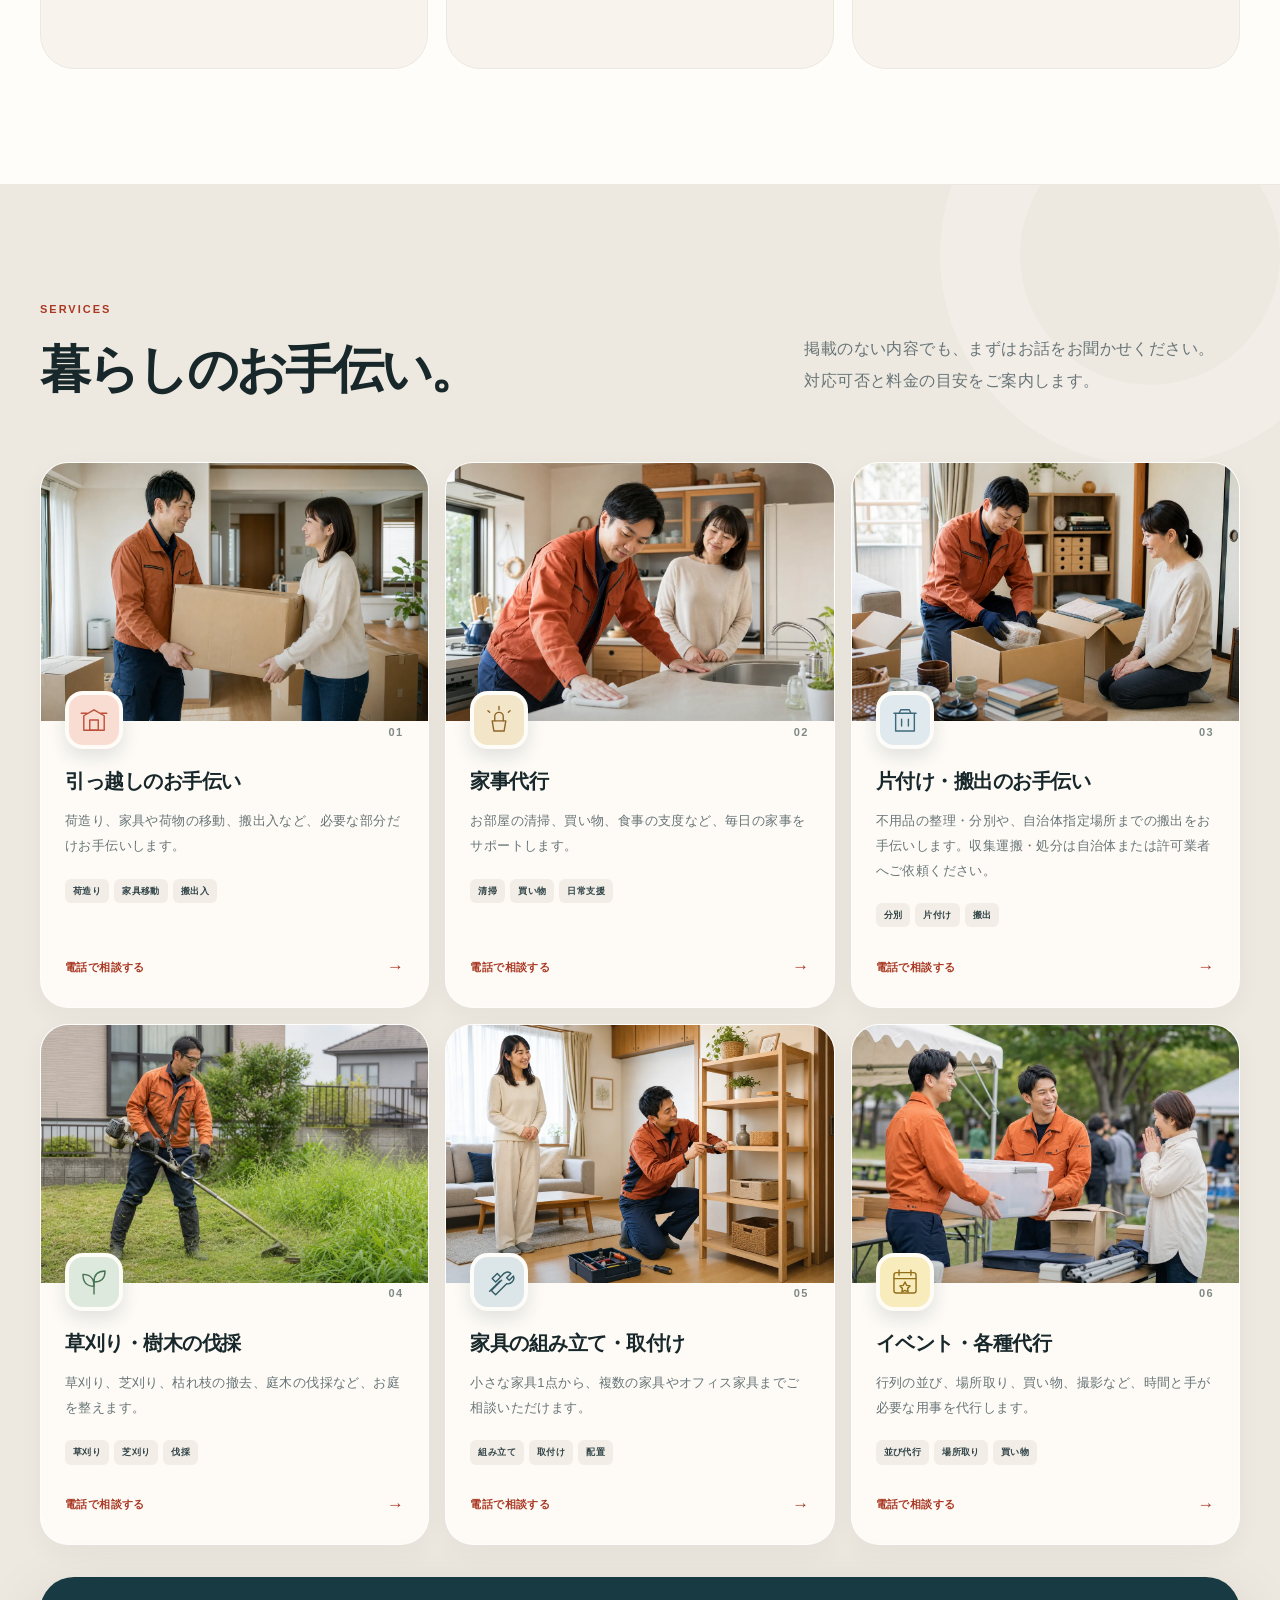
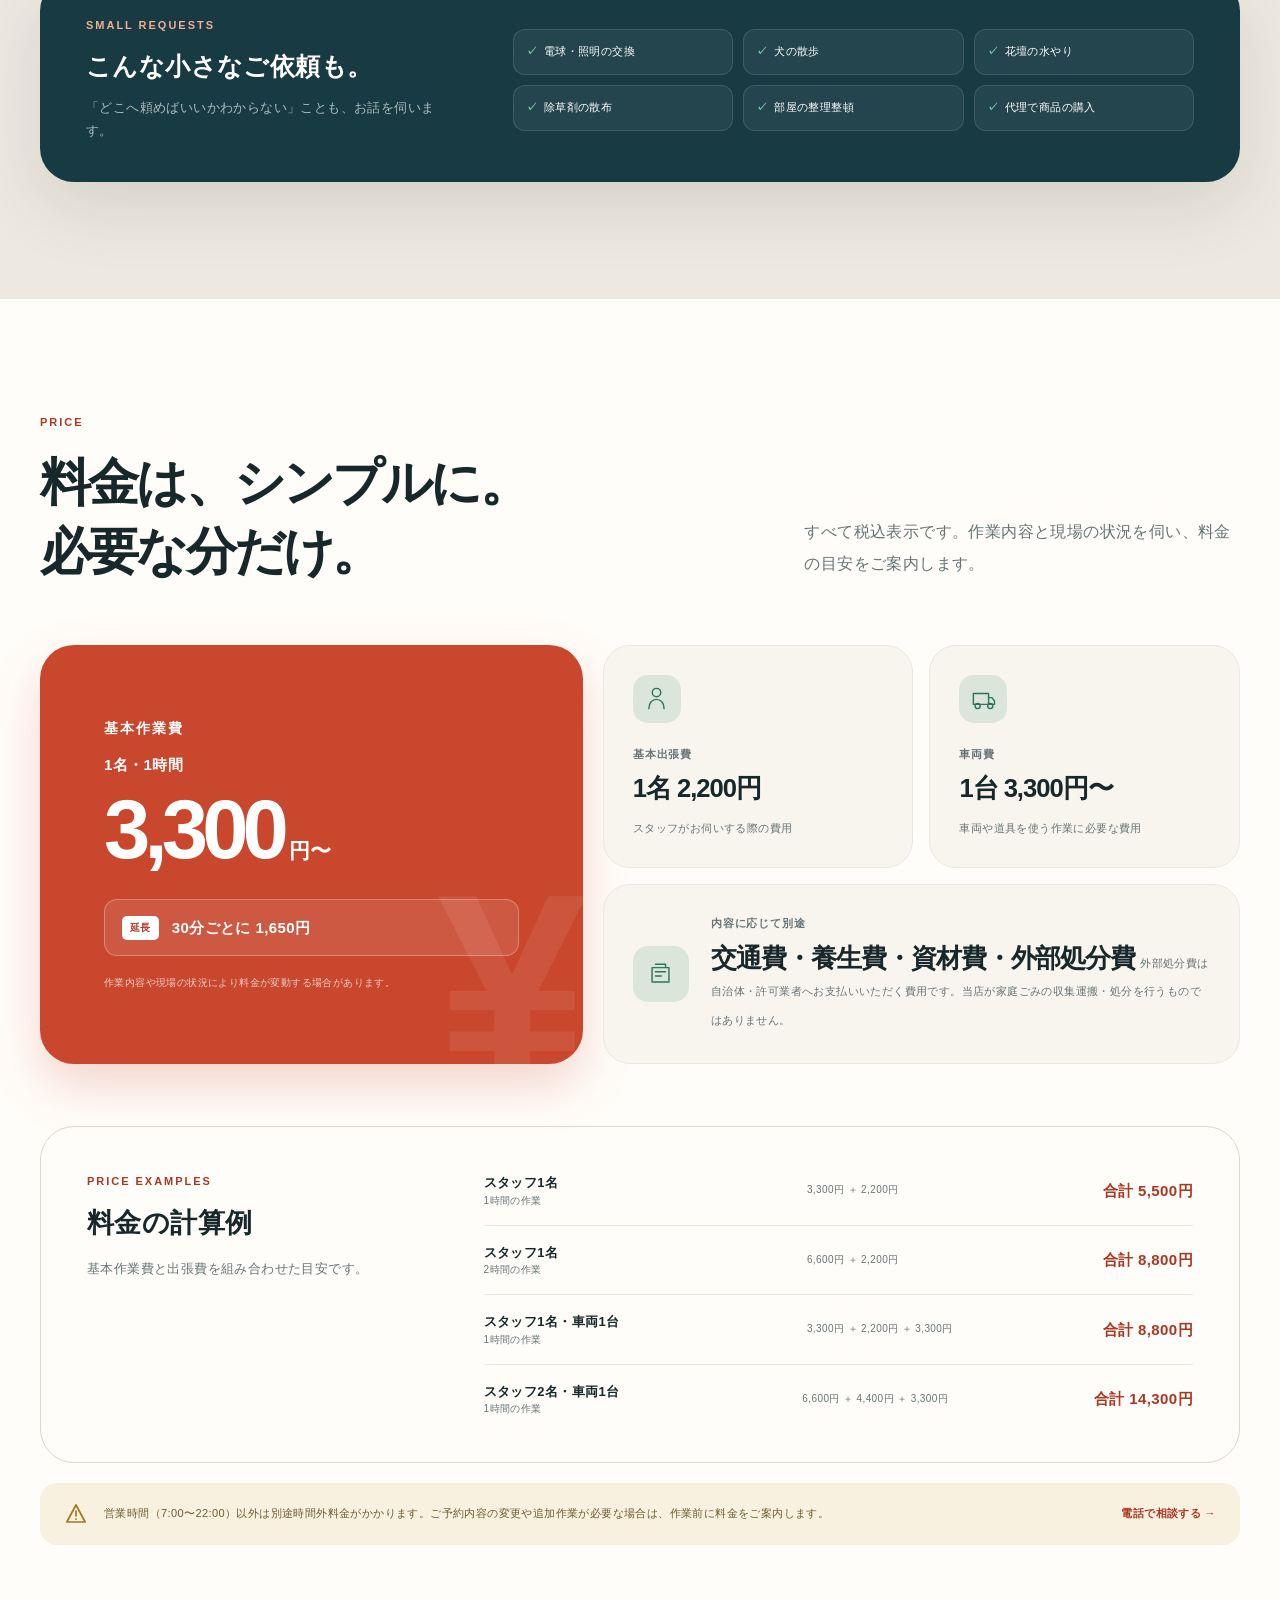
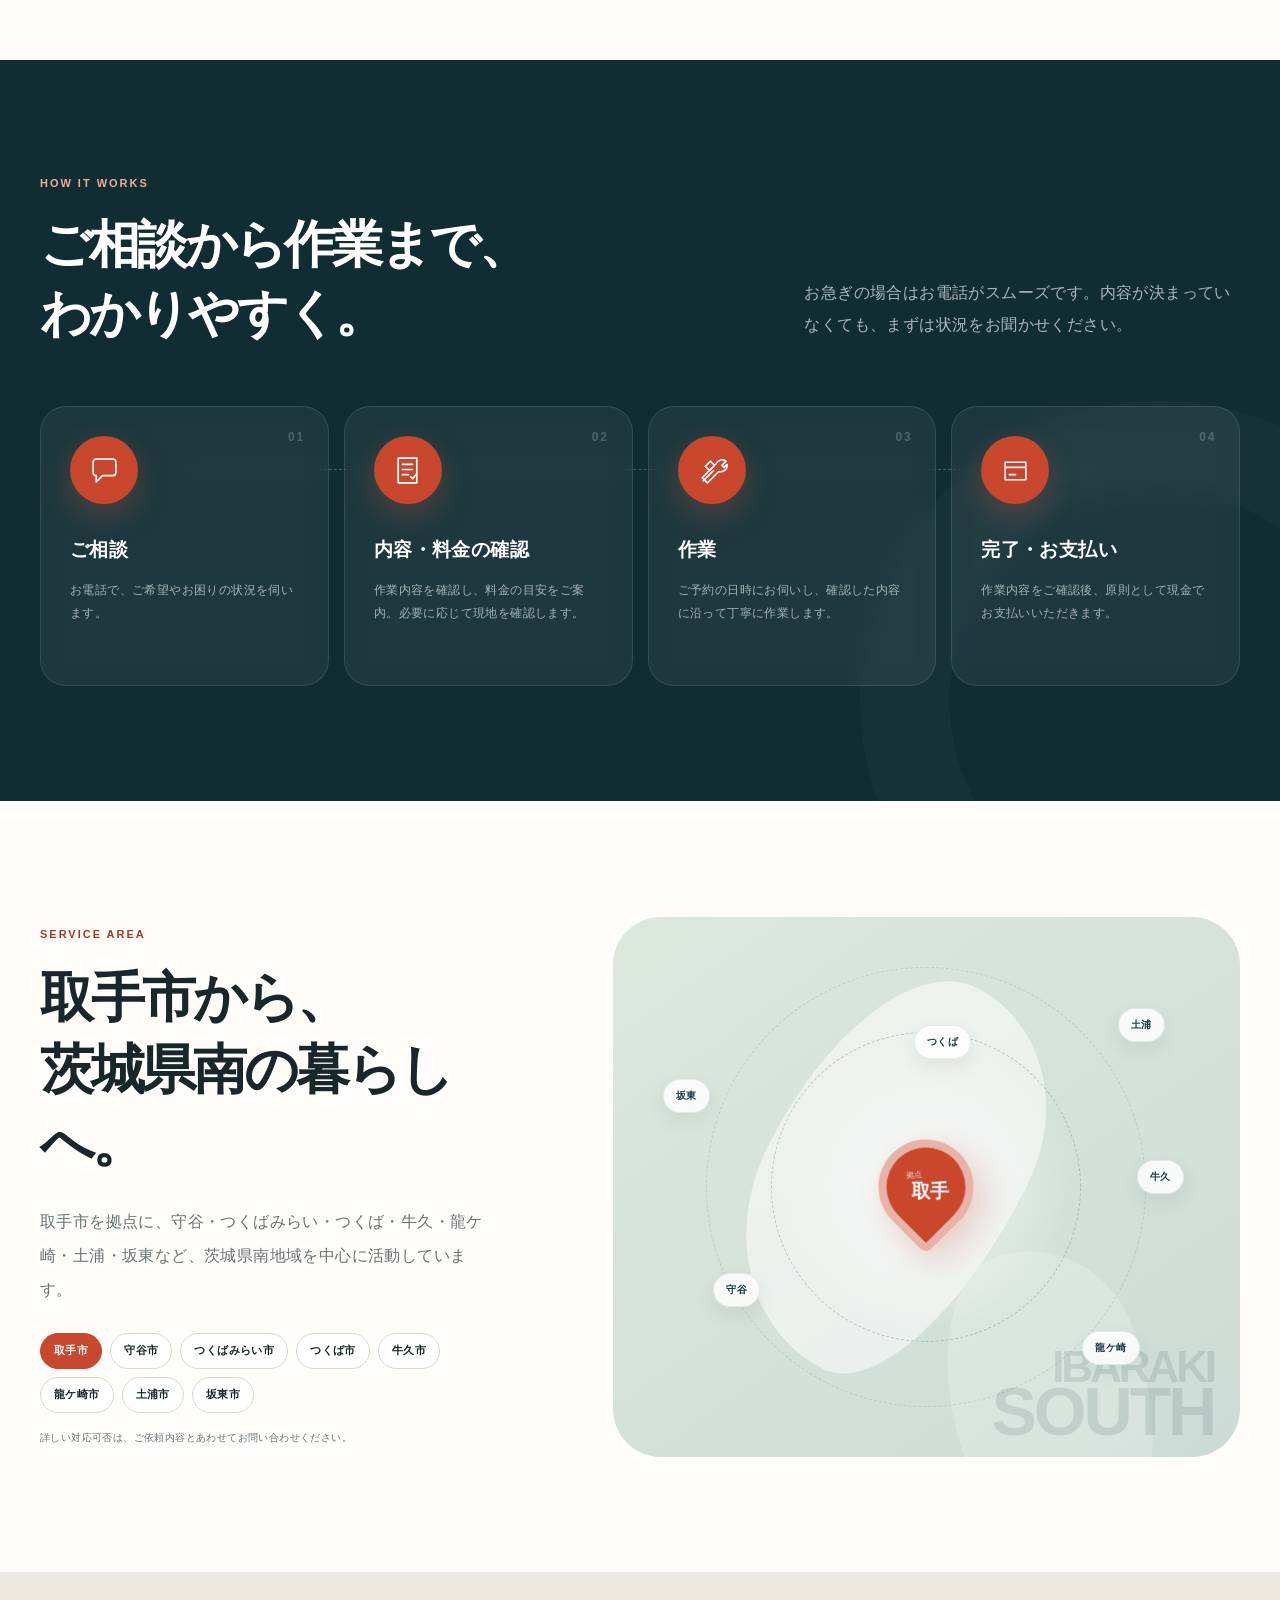
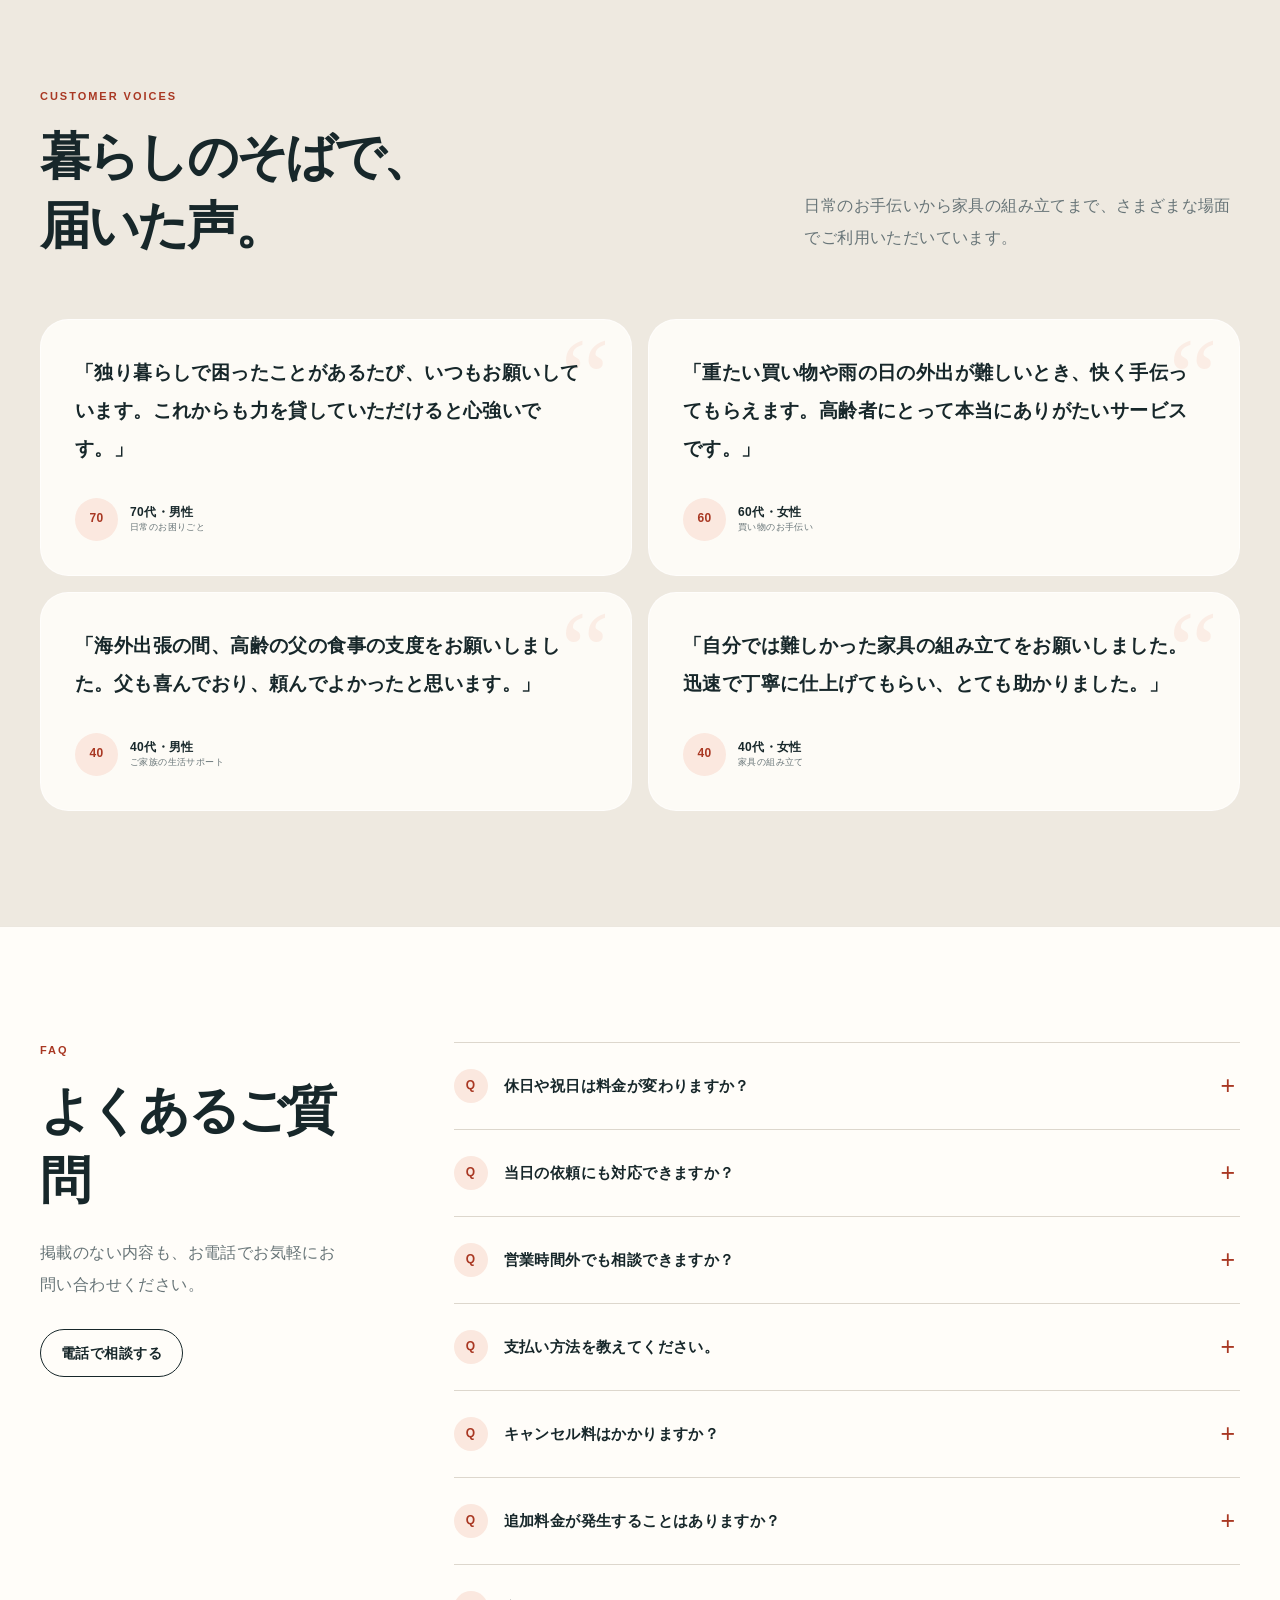
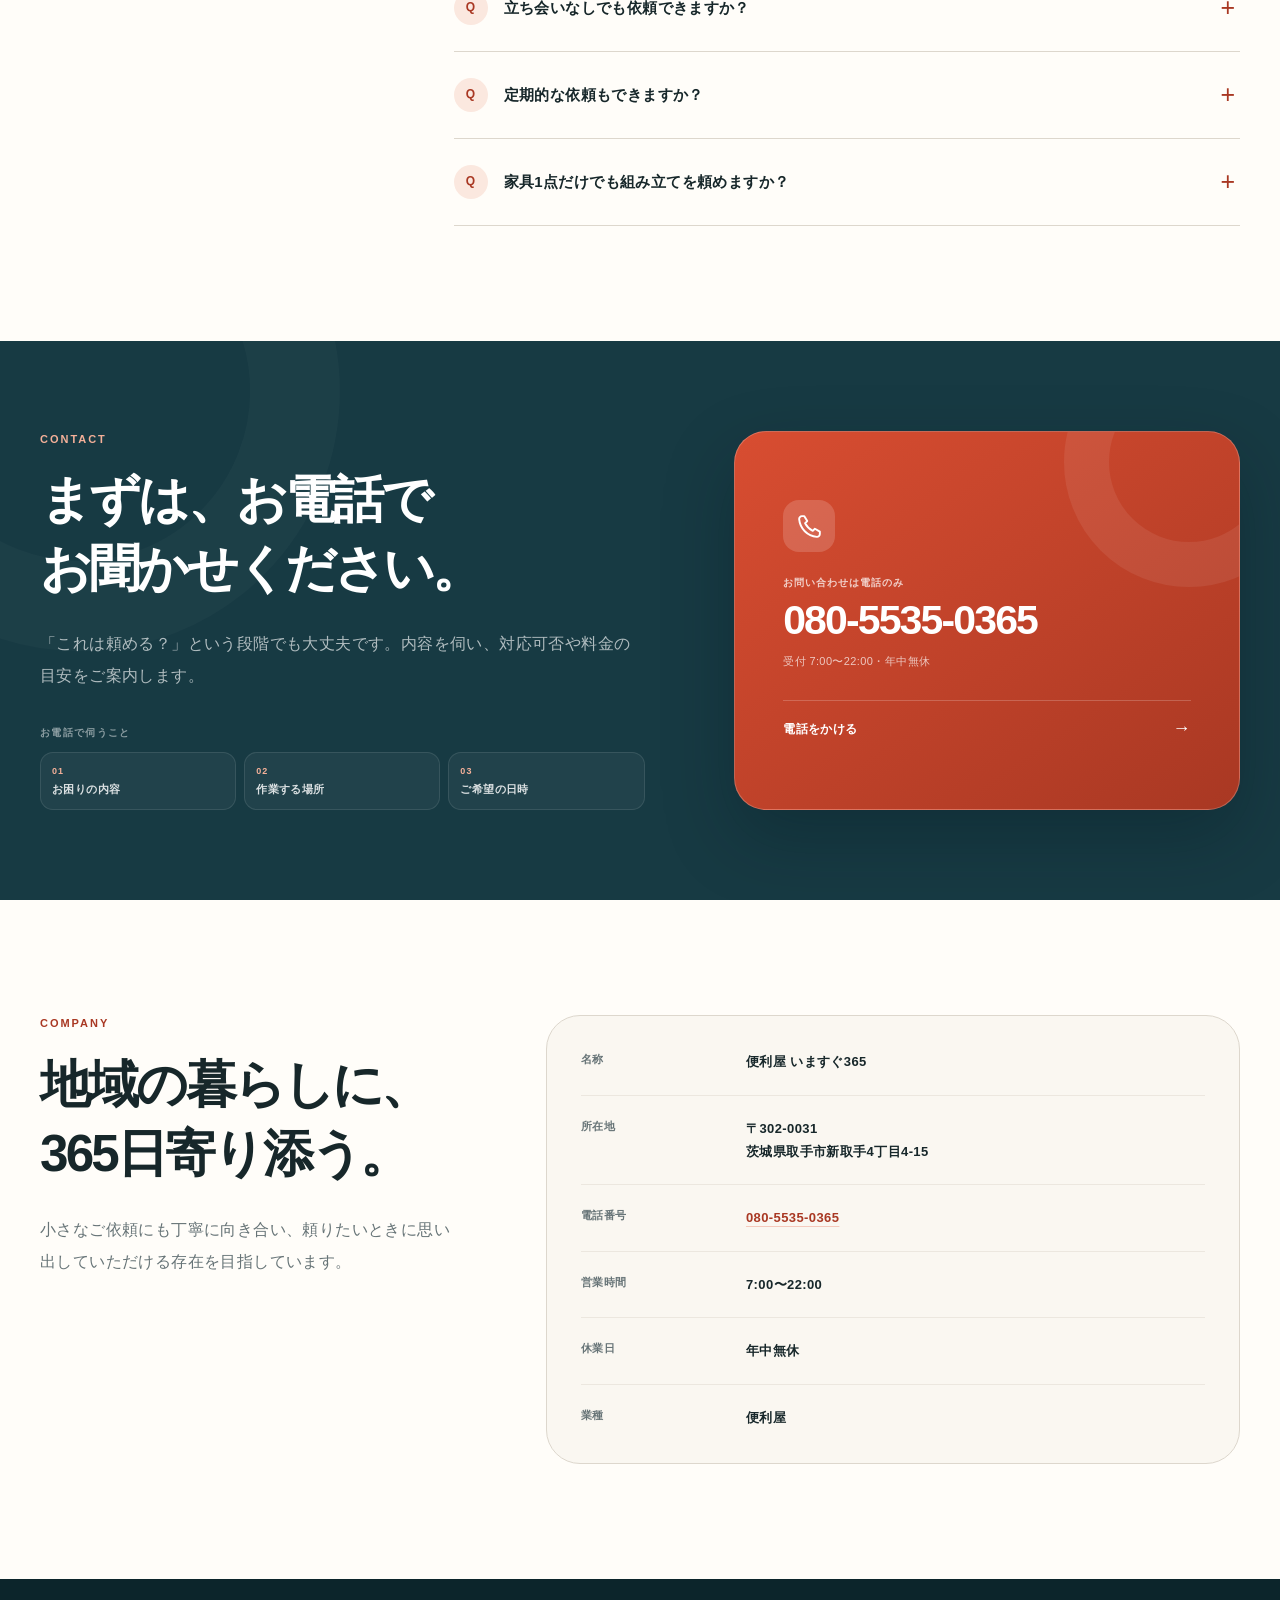
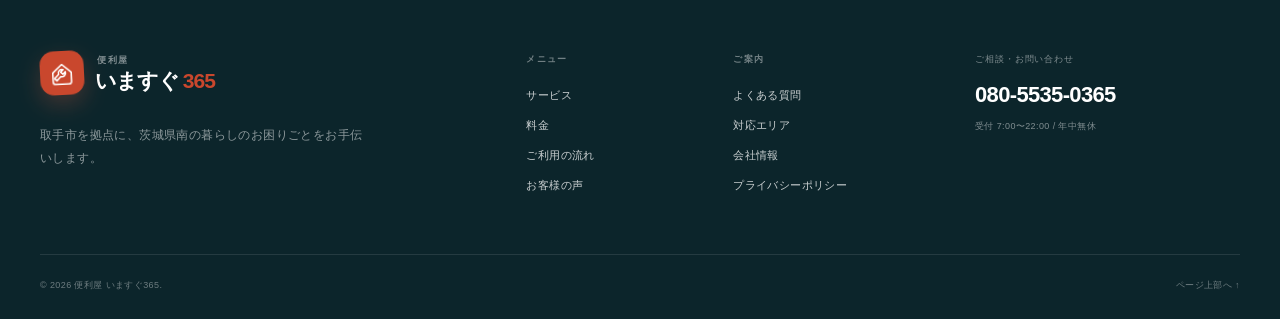
<file: price/index.html>
<!doctype html>
<html lang="ja">
  <head>
    <meta charset="utf-8">
    <meta name="viewport" content="width=device-width, initial-scale=1">
    <meta name="robots" content="noindex, follow">
    <meta name="description" content="便利屋 いますぐ365の料金案内へ移動します。">
    <title>料金案内｜便利屋 いますぐ365</title>
    <link rel="canonical" href="https://www.imasugu365.site/#price">
    <link rel="icon" href="/favicon.svg" type="image/svg+xml">
    <meta http-equiv="refresh" content="0; url=/#price">
    <script>window.location.replace('/#price');</script>
  </head>
  <body>
    <main>
      <h1>料金案内へ移動します</h1>
      <p>自動的に移動しない場合は、<a href="/#price">料金案内を見る</a>を押してください。</p>
    </main>
  </body>
</html>
</file>
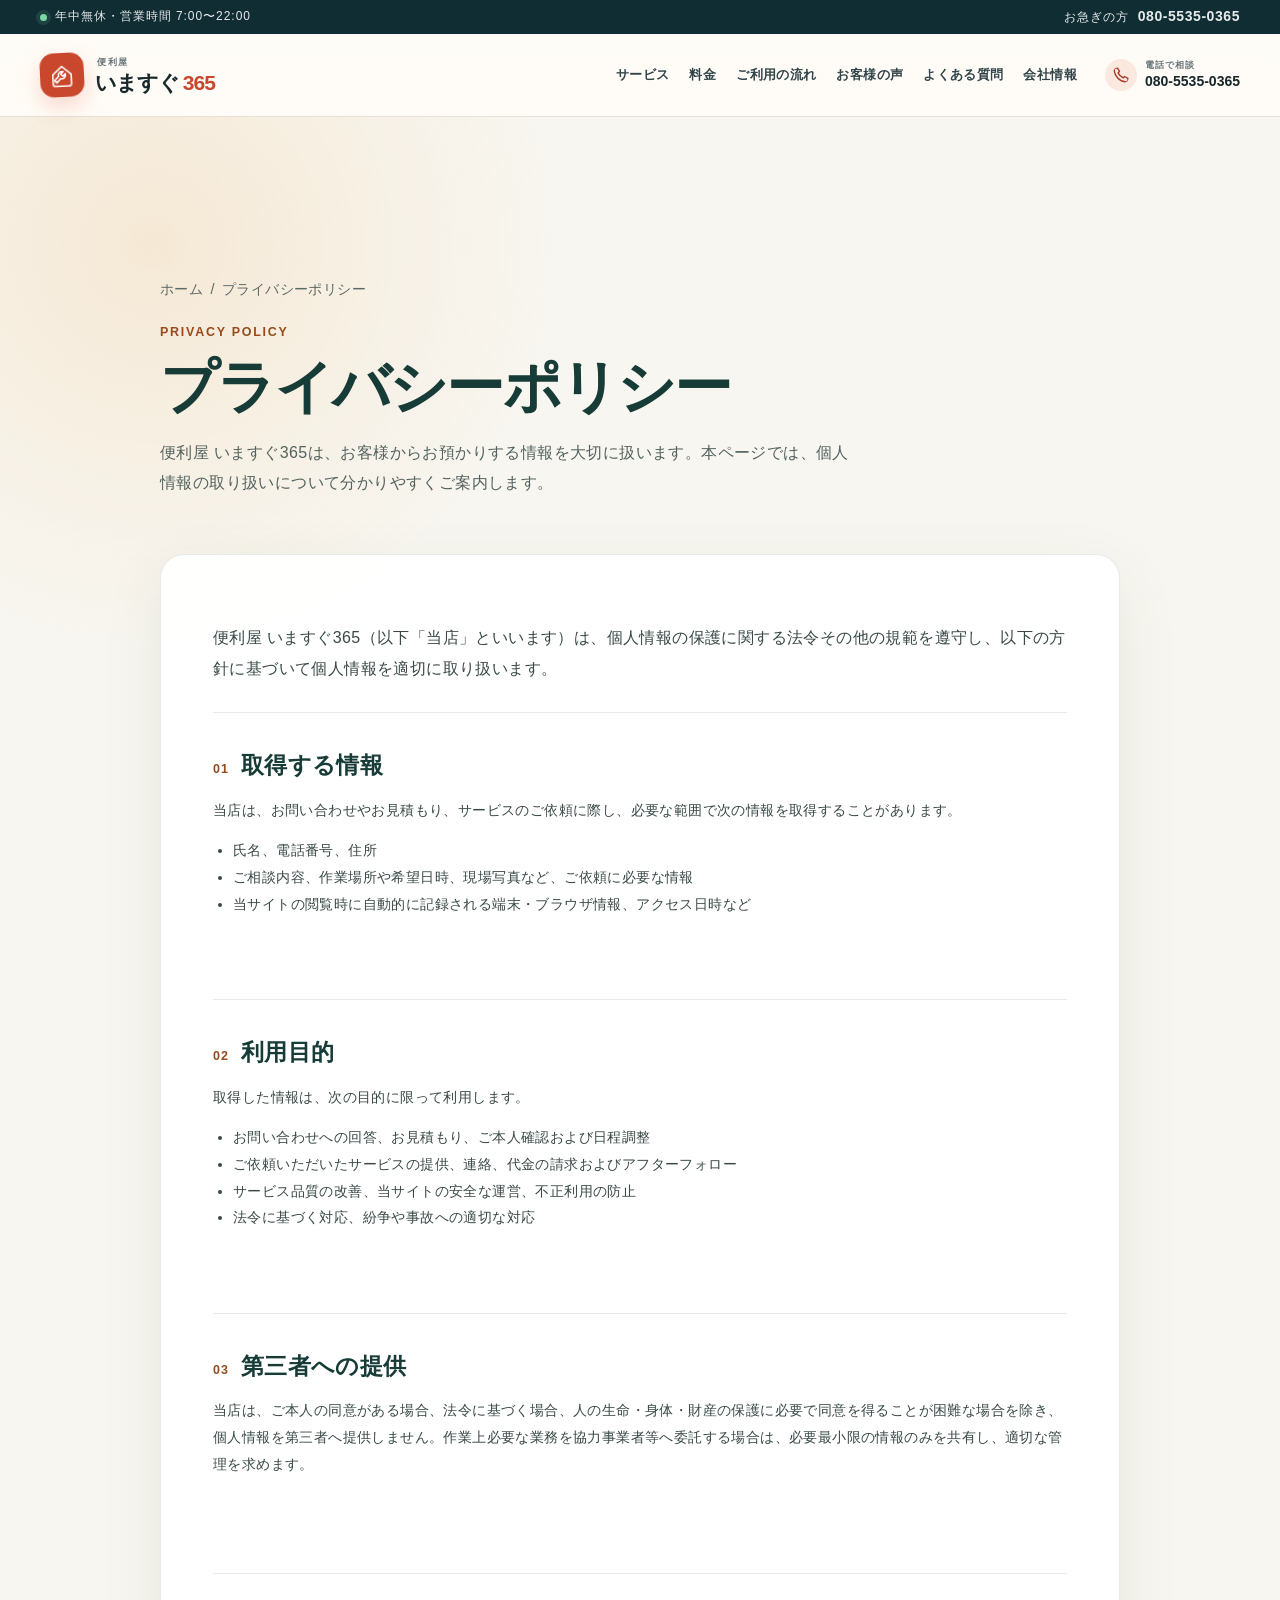
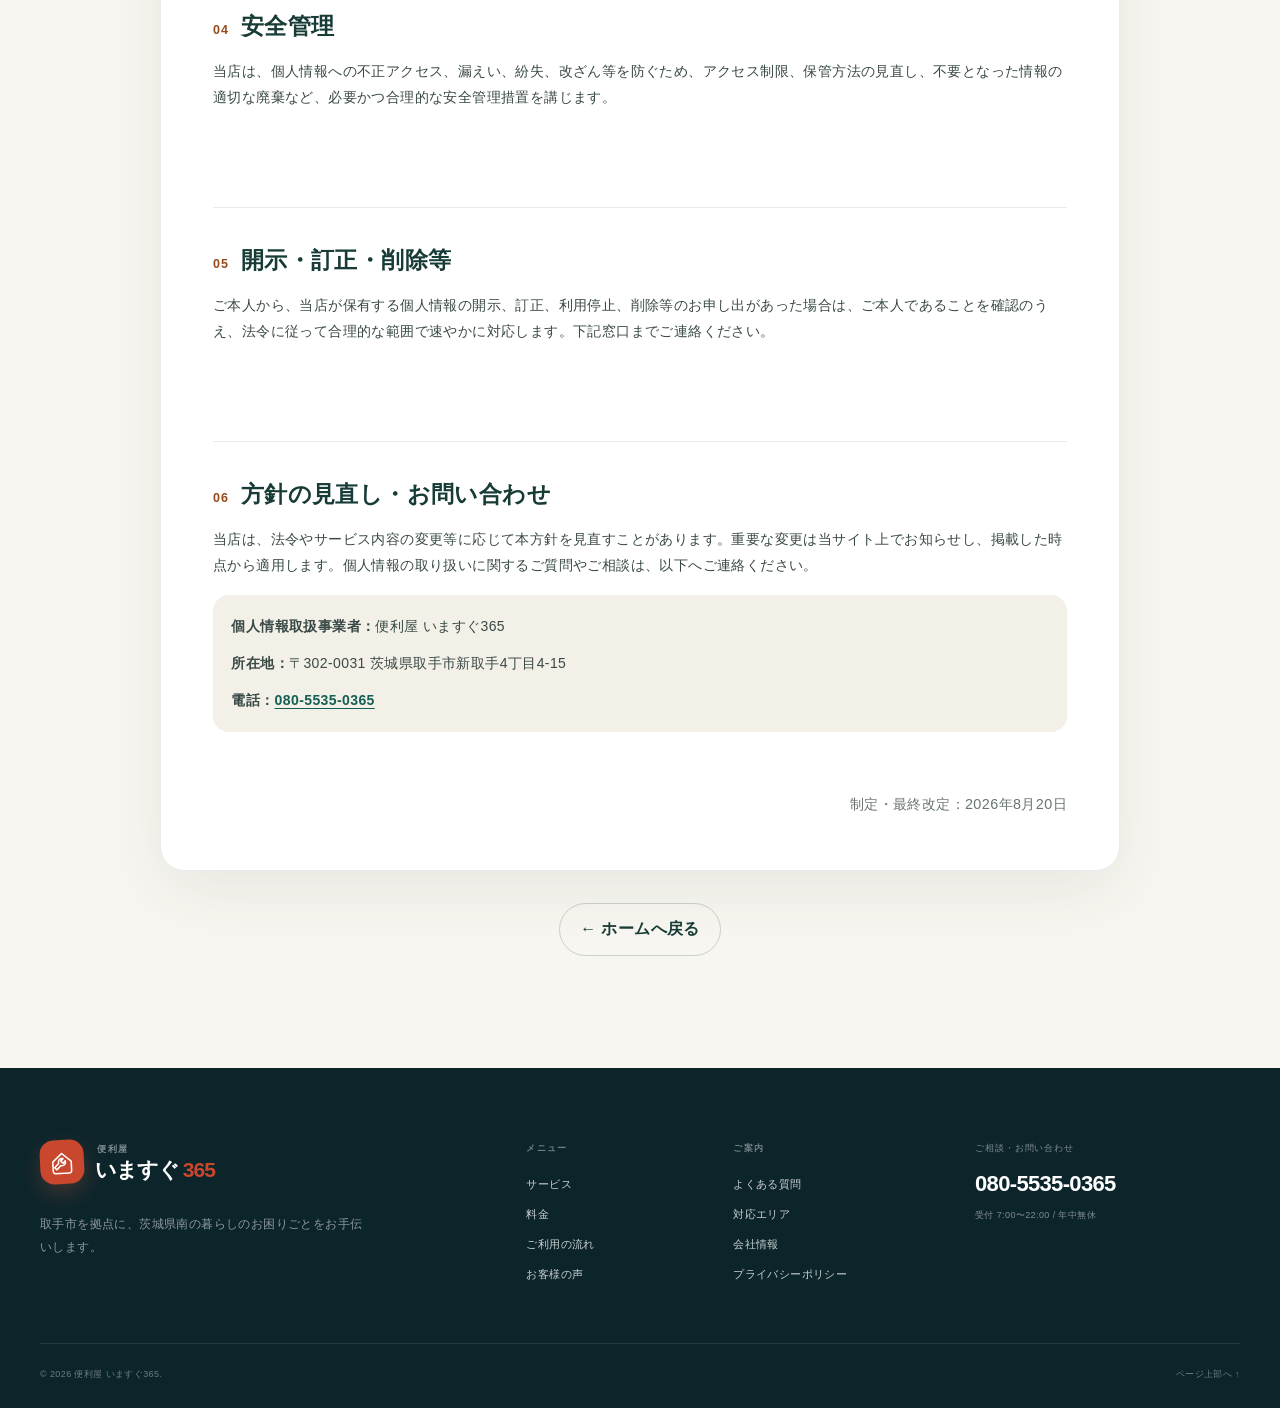
<file: privacy-policy/index.html>
<!doctype html>
<html lang="ja" class="no-js">
  <head>
    <meta charset="utf-8">
    <meta name="viewport" content="width=device-width, initial-scale=1">
    <meta name="description" content="便利屋 いますぐ365のプライバシーポリシーです。個人情報の取得、利用目的、安全管理、第三者提供、開示等のお手続きについてご案内します。">
    <meta name="theme-color" content="#173b36">
    <meta property="og:type" content="website">
    <meta property="og:locale" content="ja_JP">
    <meta property="og:title" content="プライバシーポリシー｜便利屋 いますぐ365">
    <meta property="og:description" content="便利屋 いますぐ365における個人情報の取り扱いについてご案内します。">
    <meta property="og:url" content="https://www.imasugu365.site/privacy-policy/">
    <title>プライバシーポリシー｜便利屋 いますぐ365</title>
    <link rel="canonical" href="https://www.imasugu365.site/privacy-policy/">
    <link rel="icon" href="/favicon.svg" type="image/svg+xml">
    <link rel="manifest" href="/site.webmanifest">
    <link rel="stylesheet" href="/styles.css?v=20261021-phone-only">
    <script>document.documentElement.classList.remove('no-js');</script>
    <style>
      .legal-page {
        padding: clamp(7.5rem, 15vw, 10rem) 0 clamp(4rem, 9vw, 7rem);
        background:
          radial-gradient(circle at 12% 5%, rgba(231, 164, 75, 0.16), transparent 25rem),
          #f8f6f0;
      }

      .legal-page .container {
        width: min(100% - 2rem, 960px);
        margin-inline: auto;
      }

      .legal-breadcrumbs {
        display: flex;
        flex-wrap: wrap;
        gap: 0.45rem;
        margin: 0 0 1.25rem;
        color: #5d6966;
        font-size: 0.9rem;
      }

      .legal-breadcrumbs a {
        color: inherit;
      }

      .legal-heading {
        margin-bottom: clamp(2rem, 5vw, 3.5rem);
      }

      .legal-heading .eyebrow {
        display: block;
        margin-bottom: 0.75rem;
        color: #974b1b;
        font-size: 0.78rem;
        font-weight: 800;
        letter-spacing: 0.14em;
        text-transform: uppercase;
      }

      .legal-heading h1 {
        margin: 0;
        color: #173b36;
        font-size: clamp(2rem, 7vw, 3.6rem);
        line-height: 1.18;
        letter-spacing: -0.03em;
      }

      .legal-heading p {
        max-width: 44rem;
        margin: 1rem 0 0;
        color: #53625f;
        line-height: 1.9;
      }

      .legal-document {
        padding: clamp(1.4rem, 5vw, 3.25rem);
        border: 1px solid rgba(23, 59, 54, 0.1);
        border-radius: 1.5rem;
        background: rgba(255, 255, 255, 0.94);
        box-shadow: 0 1.25rem 4rem rgba(23, 59, 54, 0.08);
      }

      .legal-intro,
      .legal-section p,
      .legal-section li {
        color: #394946;
        line-height: 1.9;
      }

      .legal-section {
        padding-block: clamp(1.5rem, 4vw, 2.25rem);
        border-top: 1px solid rgba(23, 59, 54, 0.1);
      }

      .legal-section:first-of-type {
        margin-top: 1.75rem;
      }

      .legal-section h2 {
        display: flex;
        align-items: baseline;
        gap: 0.75rem;
        margin: 0 0 0.85rem;
        color: #173b36;
        font-size: clamp(1.15rem, 4vw, 1.45rem);
        line-height: 1.45;
      }

      .legal-section h2 span {
        color: #974b1b;
        font-size: 0.78rem;
        font-variant-numeric: tabular-nums;
        letter-spacing: 0.08em;
      }

      .legal-section ul {
        margin: 0.7rem 0 0;
        padding-left: 1.25rem;
      }

      .legal-contact {
        display: grid;
        gap: 0.65rem;
        margin-top: 1rem;
        padding: 1.15rem;
        border-radius: 1rem;
        background: #f3f0e8;
        font-style: normal;
      }

      .legal-contact p {
        margin: 0;
      }

      .legal-contact a {
        color: #155f55;
        font-weight: 700;
        overflow-wrap: anywhere;
      }

      .legal-updated {
        margin: 1.5rem 0 0;
        color: #697572;
        font-size: 0.9rem;
        text-align: right;
      }

      .legal-back {
        margin: 2rem 0 0;
        text-align: center;
      }

      .legal-back a {
        display: inline-flex;
        align-items: center;
        justify-content: center;
        min-height: 3rem;
        padding: 0.7rem 1.25rem;
        border: 1px solid rgba(23, 59, 54, 0.2);
        border-radius: 999px;
        color: #173b36;
        font-weight: 700;
        text-decoration: none;
      }

      @media (max-width: 760px) {
        .legal-page {
          padding-top: 6.5rem;
        }
      }
    </style>
    <script src="/script.js?v=20261021-phone-only" defer></script>
  </head>
  <body>
    <a class="skip-link" href="#main-content">本文へ移動</a>

    <div class="utility-bar">
      <div class="container utility-inner">
        <p><span class="status-dot" aria-hidden="true"></span>年中無休・営業時間 7:00〜22:00</p>
        <a href="tel:08055350365" aria-label="いますぐ365へ電話する">お急ぎの方 <strong>080-5535-0365</strong></a>
      </div>
    </div>

    <header class="site-header" id="top" data-header>
      <div class="container header-inner">
        <a class="brand" href="/" aria-label="便利屋 いますぐ365 ホーム">
          <span class="brand-mark" aria-hidden="true">
            <svg viewBox="0 0 48 48" role="img">
              <path d="M11 23.5 24 12l13 11.5v13A3.5 3.5 0 0 1 33.5 40h-19a3.5 3.5 0 0 1-3.5-3.5v-13Z"></path>
              <path d="m28.7 22.4-3.4 3.4-3.1-3.1 3.4-3.4a5.1 5.1 0 0 0-6.5 6.5l-5.8 5.8 3.1 3.1 5.8-5.8a5.1 5.1 0 0 0 6.5-6.5Z"></path>
            </svg>
          </span>
          <span class="brand-copy">
            <small>便利屋</small>
            <strong>いますぐ<span>365</span></strong>
          </span>
        </a>

        <button class="menu-toggle" type="button" aria-expanded="false" aria-controls="site-nav" data-menu-toggle>
          <span class="sr-only">メニューを開く</span>
          <span aria-hidden="true"></span>
          <span aria-hidden="true"></span>
          <span aria-hidden="true"></span>
        </button>

        <nav class="site-nav" id="site-nav" aria-label="メインメニュー" data-nav>
          <a href="/#services">サービス</a>
          <a href="/#price">料金</a>
          <a href="/#flow">ご利用の流れ</a>
          <a href="/#voices">お客様の声</a>
          <a href="/#faq">よくある質問</a>
          <a href="/#company">会社情報</a>
        </nav>

        <div class="header-actions">
          <a class="icon-button phone-button" href="tel:08055350365">
            <svg viewBox="0 0 24 24" aria-hidden="true"><path d="M7.4 2.8 10 7.2 8.1 9.1a15.7 15.7 0 0 0 6.8 6.8l1.9-1.9 4.4 2.6v2.1a2.5 2.5 0 0 1-2.7 2.5C10.1 20.4 3.6 13.9 2.8 5.5A2.5 2.5 0 0 1 5.3 2.8h2.1Z"></path></svg>
            <span><small>電話で相談</small>080-5535-0365</span>
          </a>
        </div>
      </div>
    </header>

    <main class="legal-page" id="main-content">
      <div class="container">
        <nav class="legal-breadcrumbs" aria-label="パンくずリスト">
          <a href="/">ホーム</a>
          <span aria-hidden="true">/</span>
          <span aria-current="page">プライバシーポリシー</span>
        </nav>

        <header class="legal-heading">
          <span class="eyebrow">Privacy policy</span>
          <h1>プライバシーポリシー</h1>
          <p>便利屋 いますぐ365は、お客様からお預かりする情報を大切に扱います。本ページでは、個人情報の取り扱いについて分かりやすくご案内します。</p>
        </header>

        <article class="legal-document">
          <p class="legal-intro">便利屋 いますぐ365（以下「当店」といいます）は、個人情報の保護に関する法令その他の規範を遵守し、以下の方針に基づいて個人情報を適切に取り扱います。</p>

          <section class="legal-section" aria-labelledby="policy-01">
            <h2 id="policy-01"><span>01</span>取得する情報</h2>
            <p>当店は、お問い合わせやお見積もり、サービスのご依頼に際し、必要な範囲で次の情報を取得することがあります。</p>
            <ul>
              <li>氏名、電話番号、住所</li>
              <li>ご相談内容、作業場所や希望日時、現場写真など、ご依頼に必要な情報</li>
              <li>当サイトの閲覧時に自動的に記録される端末・ブラウザ情報、アクセス日時など</li>
            </ul>
          </section>

          <section class="legal-section" aria-labelledby="policy-02">
            <h2 id="policy-02"><span>02</span>利用目的</h2>
            <p>取得した情報は、次の目的に限って利用します。</p>
            <ul>
              <li>お問い合わせへの回答、お見積もり、ご本人確認および日程調整</li>
              <li>ご依頼いただいたサービスの提供、連絡、代金の請求およびアフターフォロー</li>
              <li>サービス品質の改善、当サイトの安全な運営、不正利用の防止</li>
              <li>法令に基づく対応、紛争や事故への適切な対応</li>
            </ul>
          </section>

          <section class="legal-section" aria-labelledby="policy-03">
            <h2 id="policy-03"><span>03</span>第三者への提供</h2>
            <p>当店は、ご本人の同意がある場合、法令に基づく場合、人の生命・身体・財産の保護に必要で同意を得ることが困難な場合を除き、個人情報を第三者へ提供しません。作業上必要な業務を協力事業者等へ委託する場合は、必要最小限の情報のみを共有し、適切な管理を求めます。</p>
          </section>

          <section class="legal-section" aria-labelledby="policy-04">
            <h2 id="policy-04"><span>04</span>安全管理</h2>
            <p>当店は、個人情報への不正アクセス、漏えい、紛失、改ざん等を防ぐため、アクセス制限、保管方法の見直し、不要となった情報の適切な廃棄など、必要かつ合理的な安全管理措置を講じます。</p>
          </section>

          <section class="legal-section" aria-labelledby="policy-05">
            <h2 id="policy-05"><span>05</span>開示・訂正・削除等</h2>
            <p>ご本人から、当店が保有する個人情報の開示、訂正、利用停止、削除等のお申し出があった場合は、ご本人であることを確認のうえ、法令に従って合理的な範囲で速やかに対応します。下記窓口までご連絡ください。</p>
          </section>

          <section class="legal-section" aria-labelledby="policy-06">
            <h2 id="policy-06"><span>06</span>方針の見直し・お問い合わせ</h2>
            <p>当店は、法令やサービス内容の変更等に応じて本方針を見直すことがあります。重要な変更は当サイト上でお知らせし、掲載した時点から適用します。個人情報の取り扱いに関するご質問やご相談は、以下へご連絡ください。</p>
            <address class="legal-contact" aria-label="個人情報お問い合わせ窓口">
              <p><strong>個人情報取扱事業者：</strong>便利屋 いますぐ365</p>
              <p><strong>所在地：</strong>〒302-0031 茨城県取手市新取手4丁目4-15</p>
              <p><strong>電話：</strong><a href="tel:08055350365">080-5535-0365</a></p>
            </address>
          </section>

          <p class="legal-updated">制定・最終改定：2026年8月20日</p>
        </article>

        <p class="legal-back"><a href="/">← ホームへ戻る</a></p>
      </div>
    </main>

    <footer class="site-footer">
      <div class="container footer-grid">
        <div class="footer-brand">
          <a class="brand brand-light" href="/" aria-label="便利屋 いますぐ365 ホーム">
            <span class="brand-mark" aria-hidden="true">
              <svg viewBox="0 0 48 48"><path d="M11 23.5 24 12l13 11.5v13A3.5 3.5 0 0 1 33.5 40h-19a3.5 3.5 0 0 1-3.5-3.5v-13Z"></path><path d="m28.7 22.4-3.4 3.4-3.1-3.1 3.4-3.4a5.1 5.1 0 0 0-6.5 6.5l-5.8 5.8 3.1 3.1 5.8-5.8a5.1 5.1 0 0 0 6.5-6.5Z"></path></svg>
            </span>
            <span class="brand-copy"><small>便利屋</small><strong>いますぐ<span>365</span></strong></span>
          </a>
          <p>取手市を拠点に、茨城県南の暮らしのお困りごとをお手伝いします。</p>
        </div>
        <div class="footer-links">
          <div><h3>メニュー</h3><a href="/#services">サービス</a><a href="/#price">料金</a><a href="/#flow">ご利用の流れ</a><a href="/#voices">お客様の声</a></div>
          <div><h3>ご案内</h3><a href="/#faq">よくある質問</a><a href="/#area">対応エリア</a><a href="/#company">会社情報</a><a href="/privacy-policy/" aria-current="page">プライバシーポリシー</a></div>
        </div>
        <div class="footer-contact">
          <p>ご相談・お問い合わせ</p>
          <a class="footer-phone" href="tel:08055350365">080-5535-0365</a>
          <span>受付 7:00〜22:00 / 年中無休</span>
        </div>
      </div>
      <div class="container footer-bottom">
        <p>© <span data-year>2026</span> 便利屋 いますぐ365.</p>
        <a href="#top">ページ上部へ <span aria-hidden="true">↑</span></a>
      </div>
    </footer>

    <div class="mobile-cta" aria-label="お問い合わせショートカット">
      <a href="tel:08055350365" class="mobile-cta-phone">
        <svg viewBox="0 0 24 24" aria-hidden="true"><path d="M7.4 2.8 10 7.2 8.1 9.1a15.7 15.7 0 0 0 6.8 6.8l1.9-1.9 4.4 2.6v2.1a2.5 2.5 0 0 1-2.7 2.5C10.1 20.4 3.6 13.9 2.8 5.5A2.5 2.5 0 0 1 5.3 2.8h2.1Z"></path></svg>
        <span><small>電話で相談</small>080-5535-0365</span>
      </a>
      <div class="mobile-cta-status" aria-label="受付時間 7時から22時、年中無休">
        <small><span aria-hidden="true"></span>受付時間</small>
        <strong>7:00〜22:00</strong>
        <span>年中無休</span>
      </div>
    </div>
  </body>
</html>
</file>
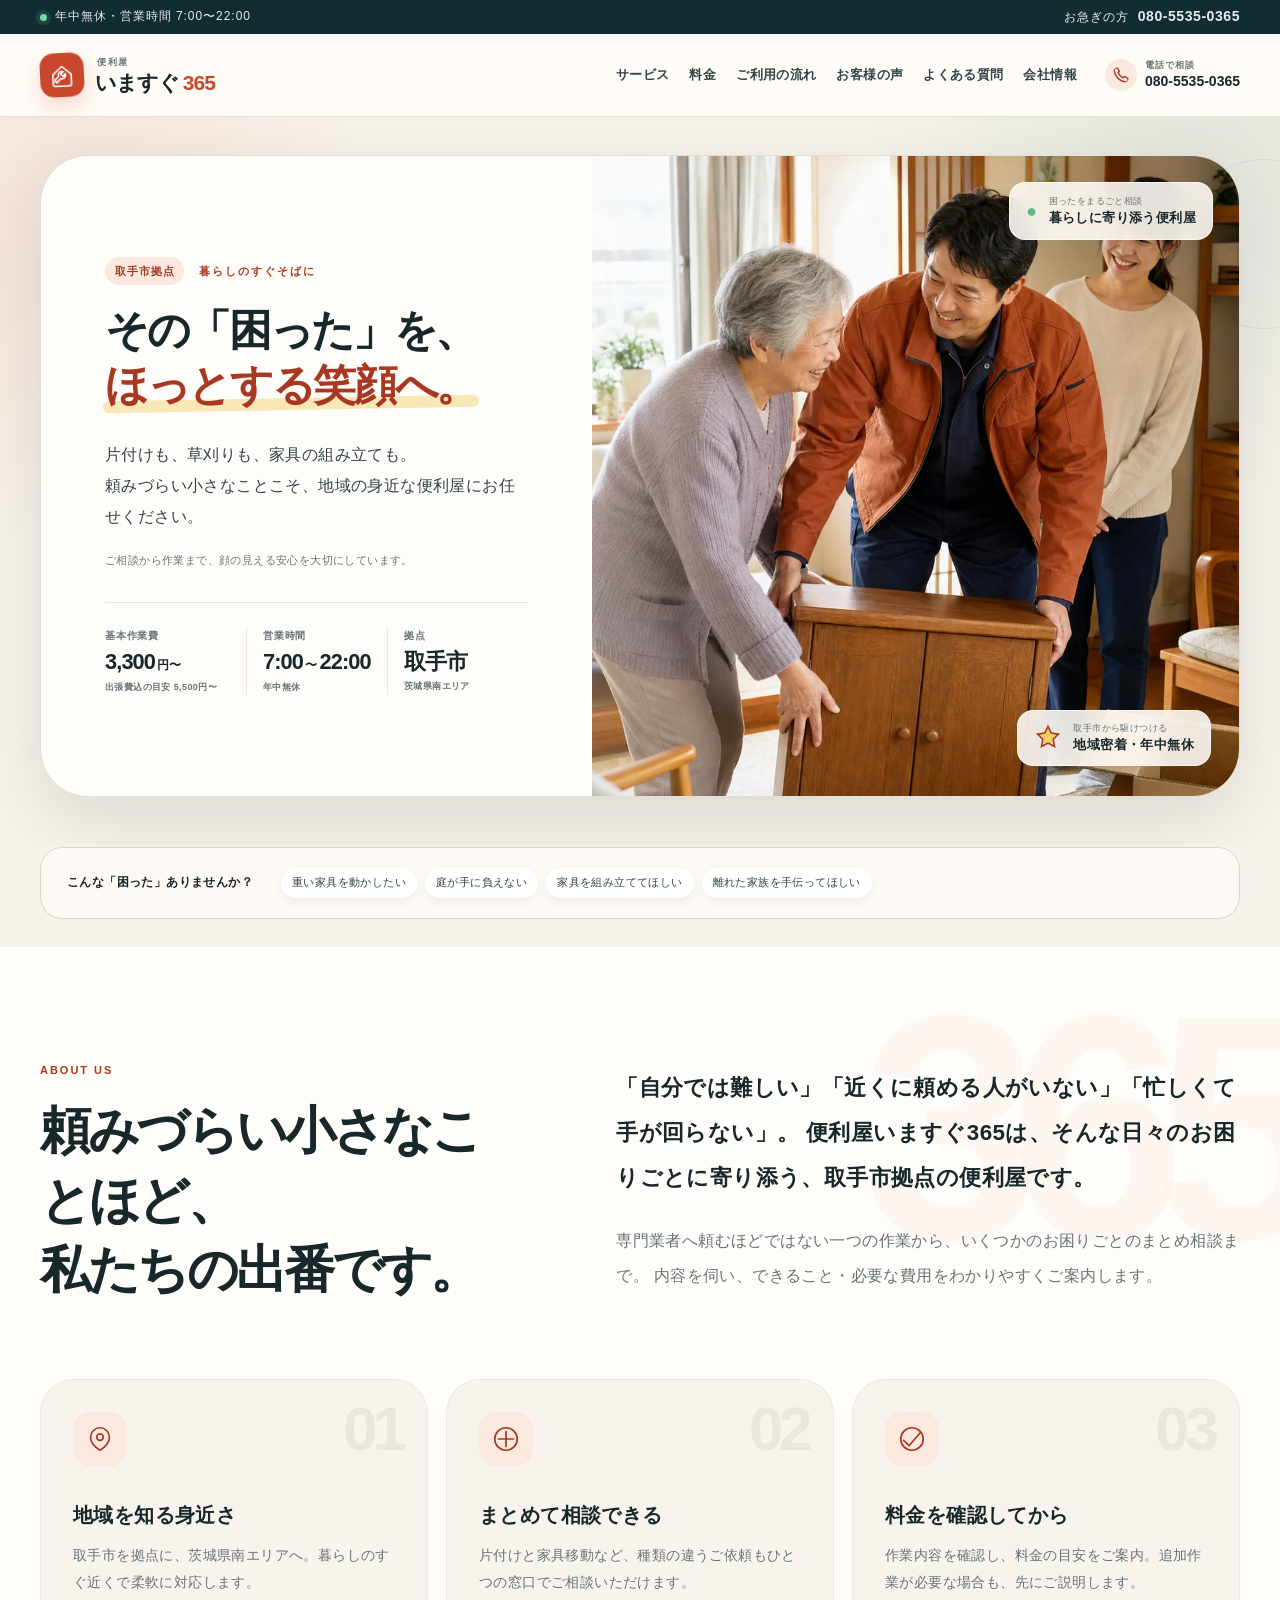
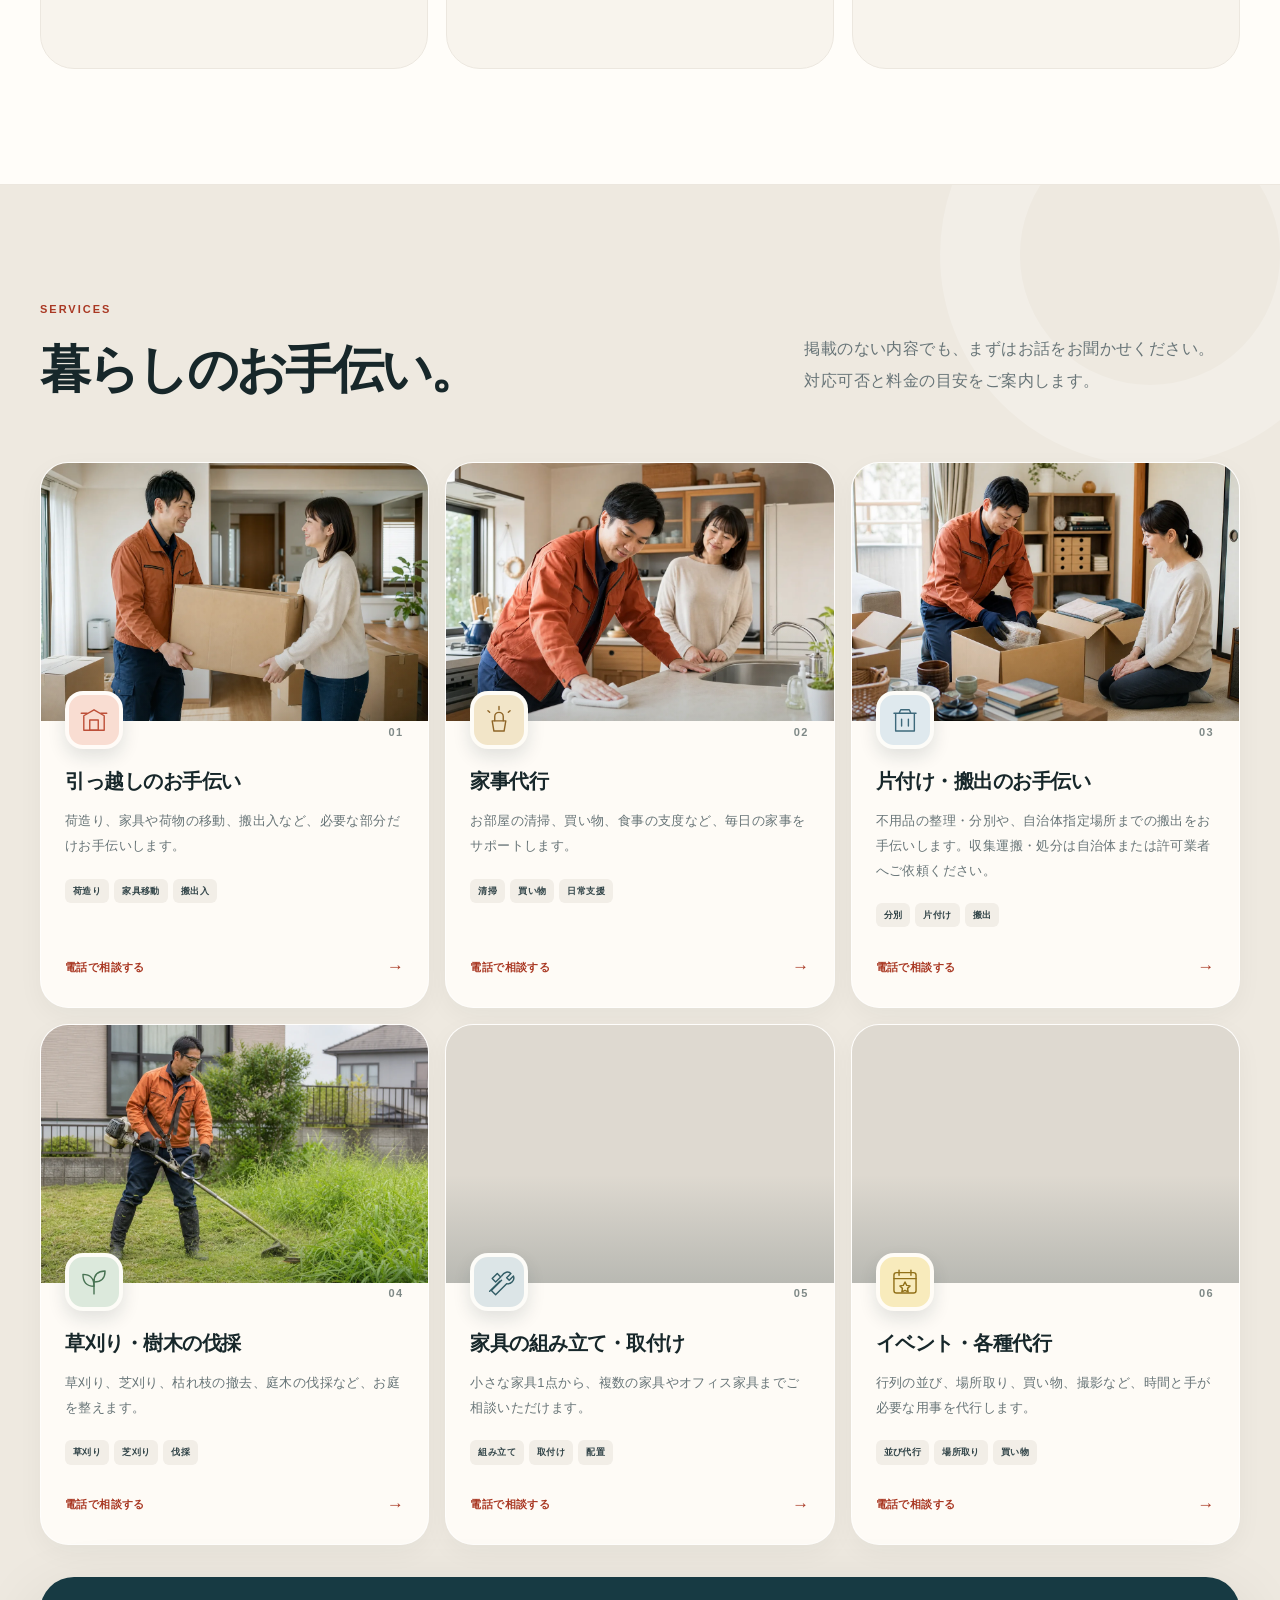
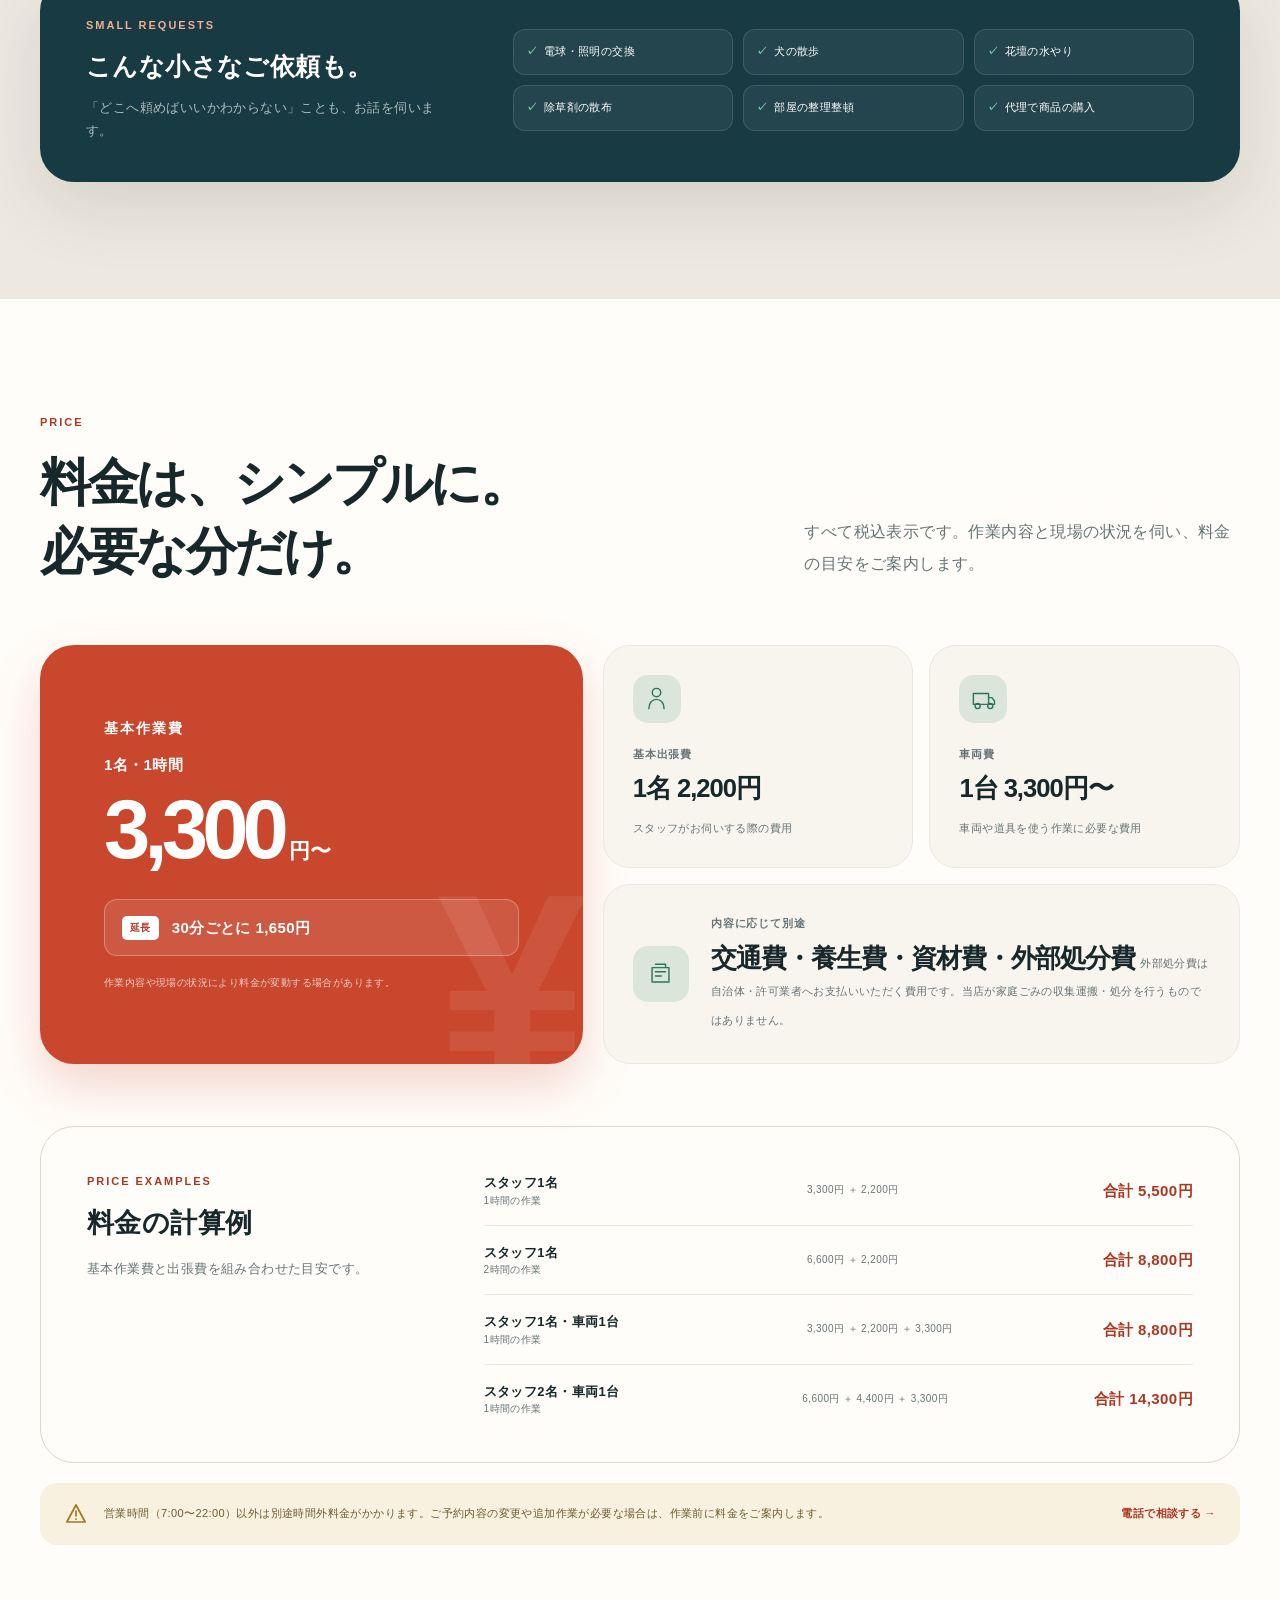
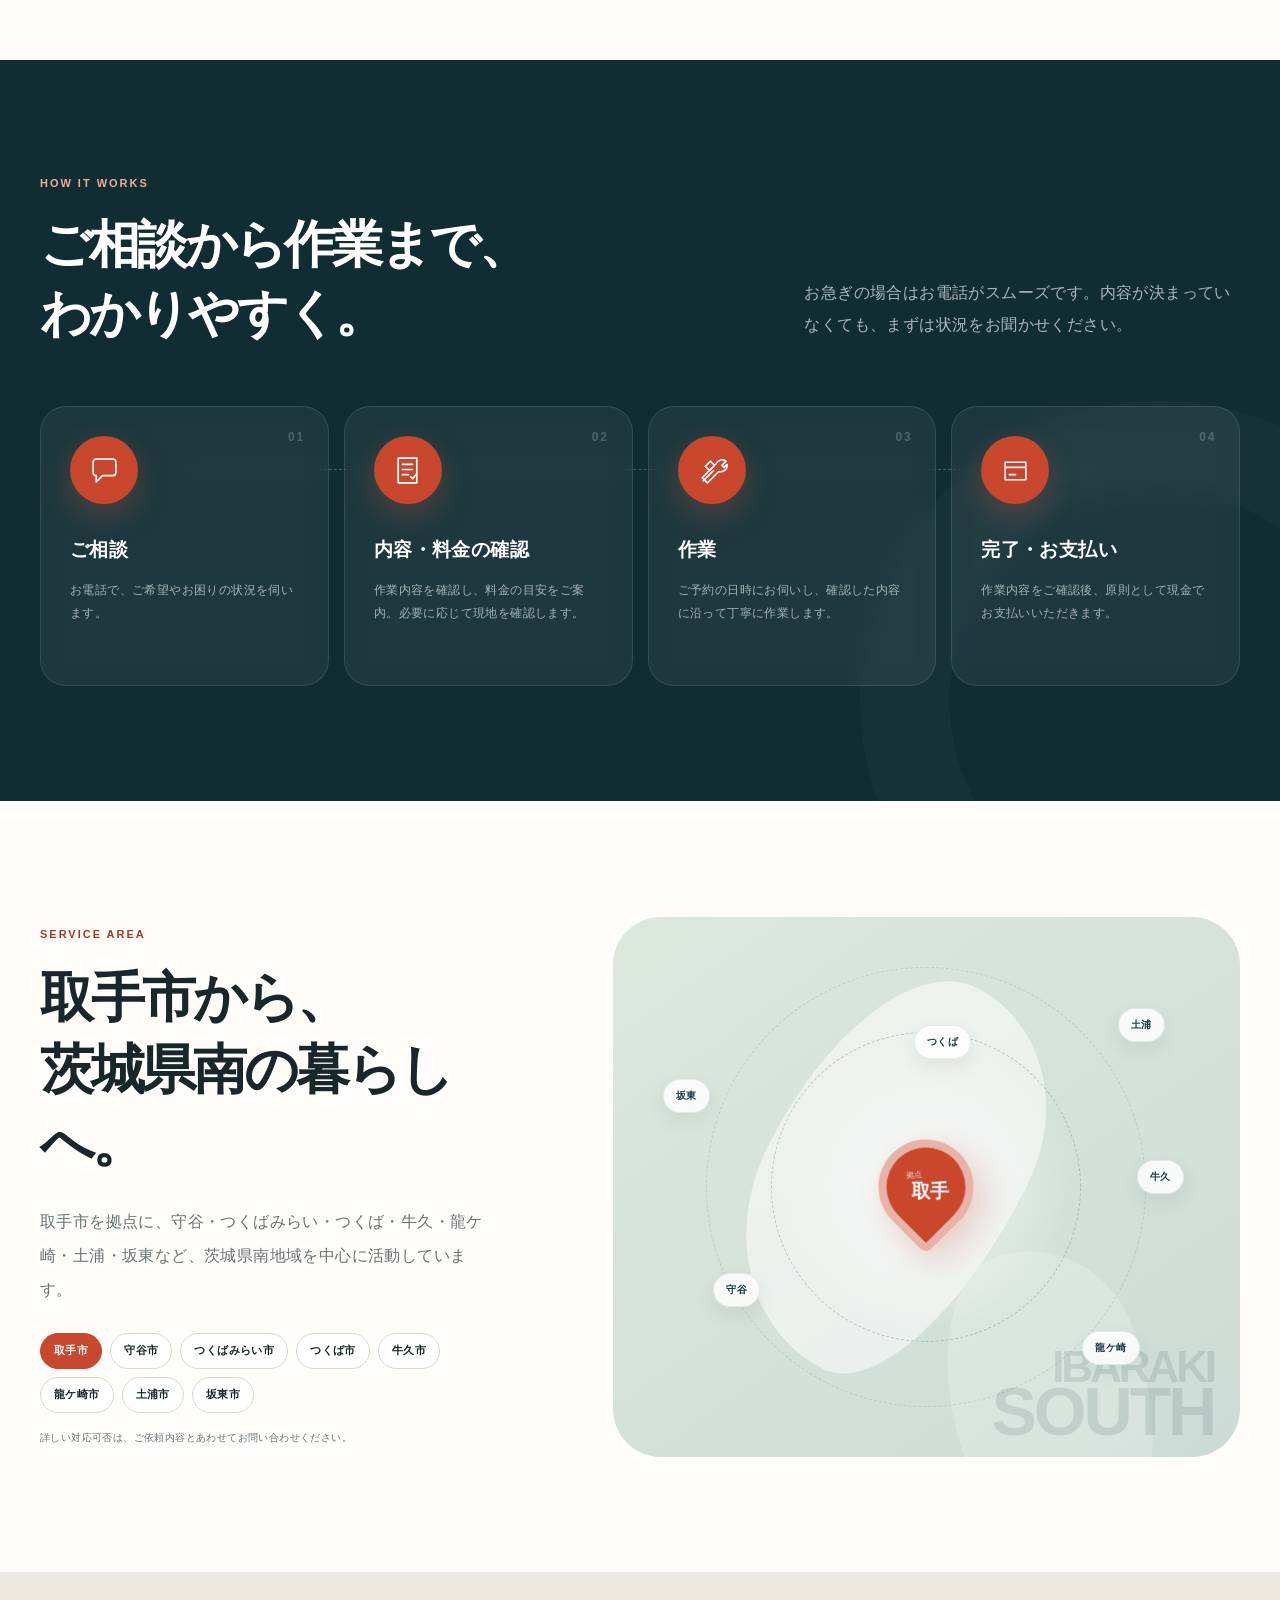
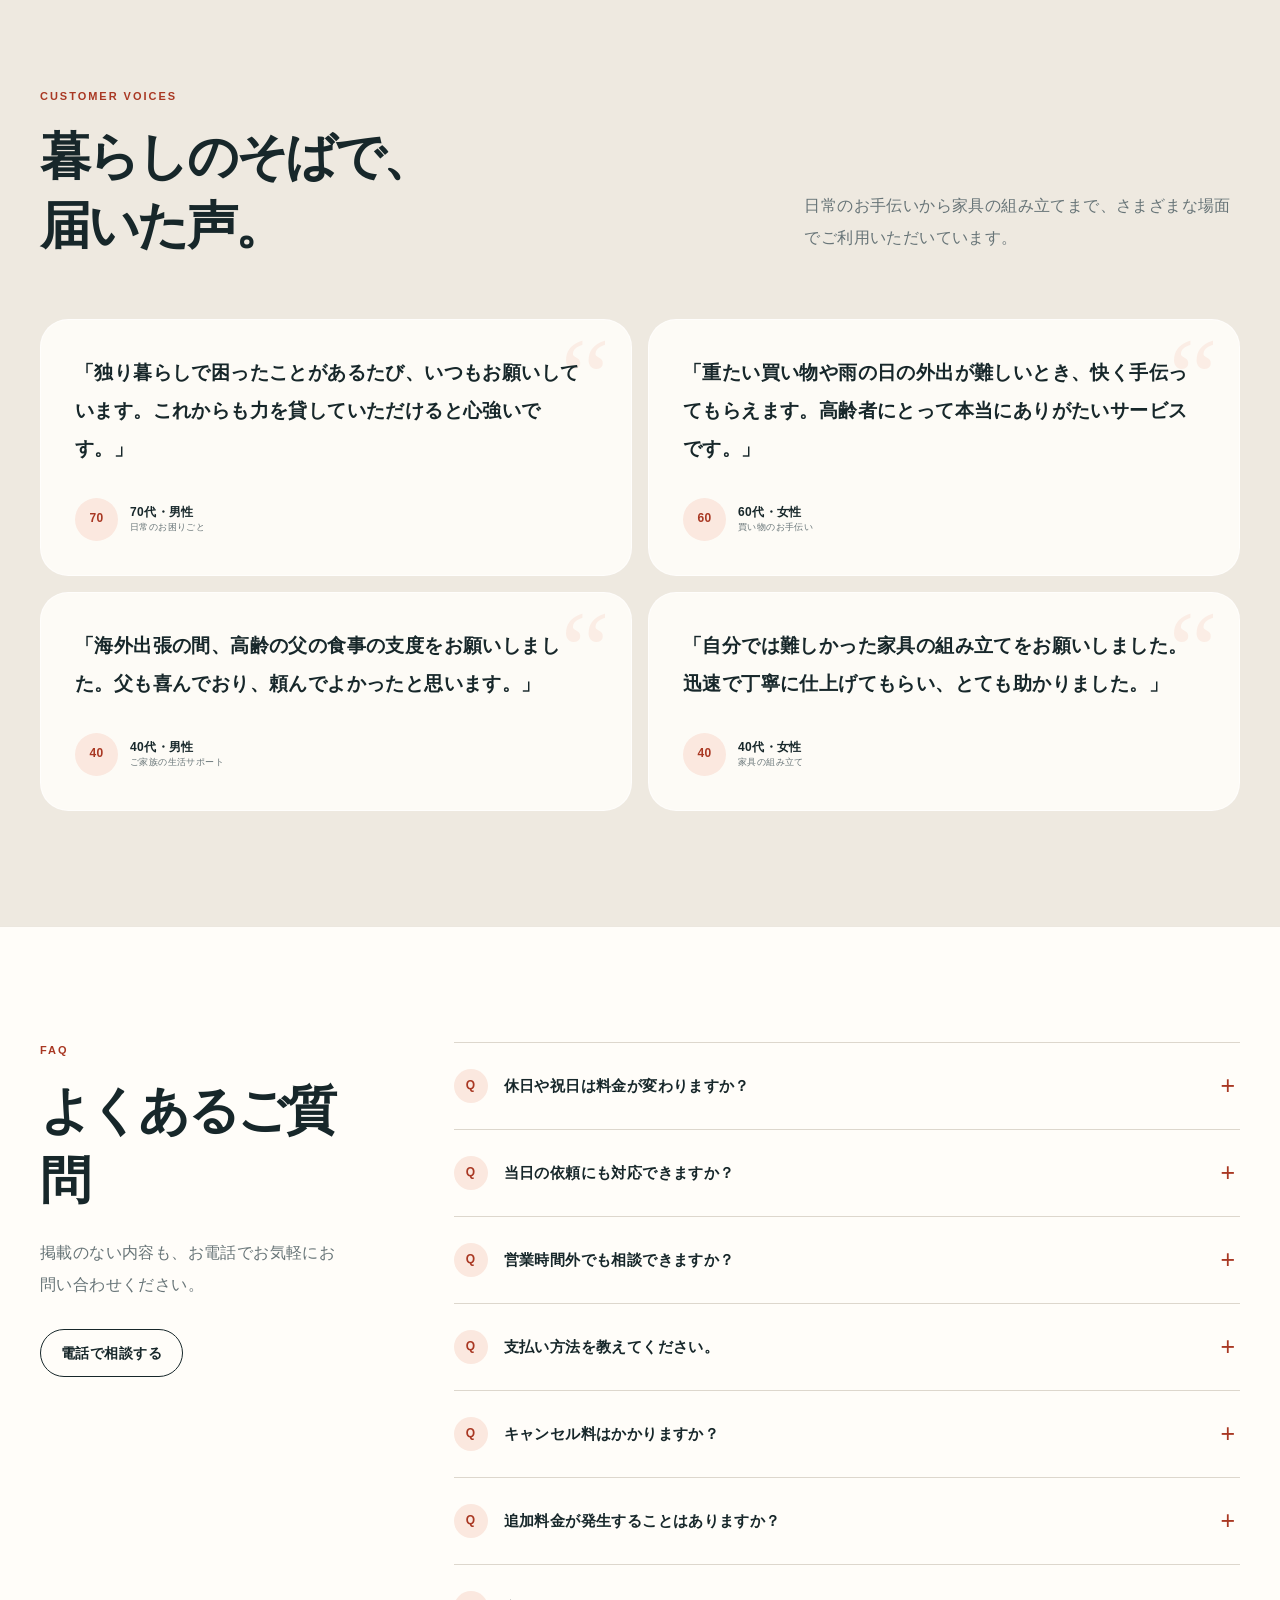
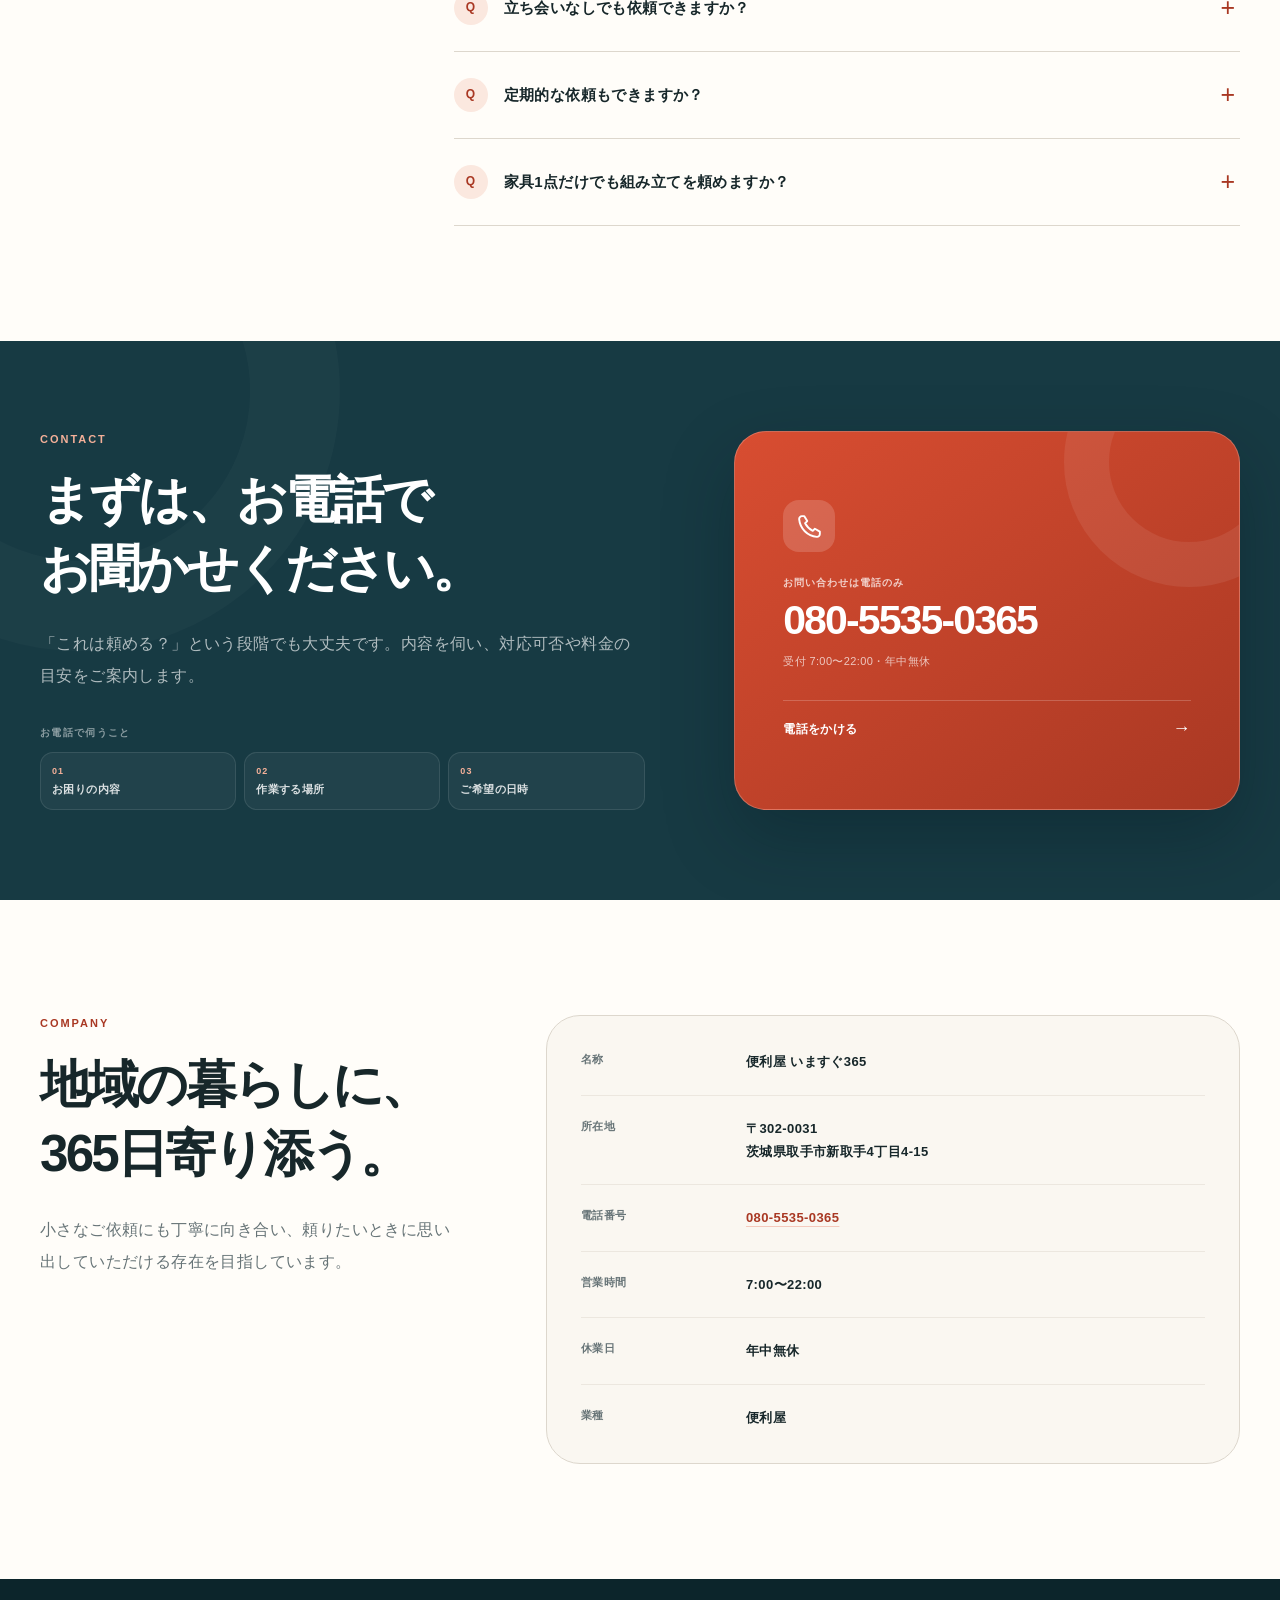
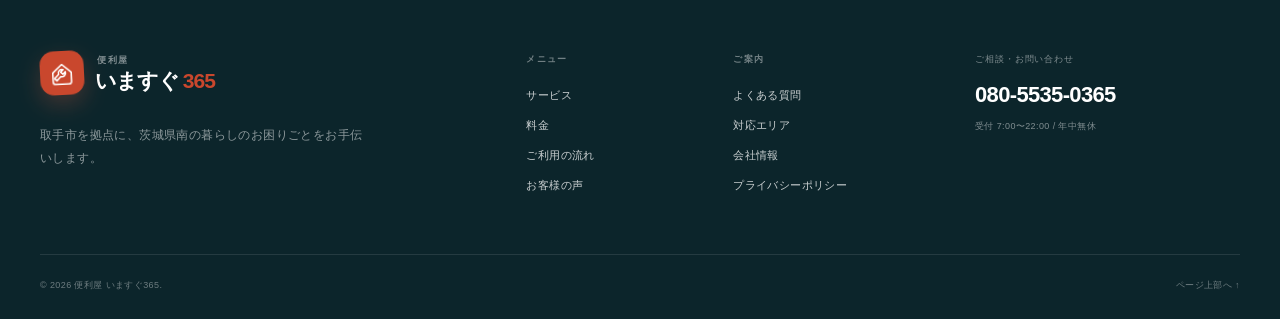
<file: service/index.html>
<!doctype html>
<html lang="ja">
  <head>
    <meta charset="utf-8">
    <meta name="viewport" content="width=device-width, initial-scale=1">
    <meta name="robots" content="noindex, follow">
    <meta name="description" content="便利屋 いますぐ365のサービス案内へ移動します。">
    <title>サービス案内｜便利屋 いますぐ365</title>
    <link rel="canonical" href="https://www.imasugu365.site/#services">
    <link rel="icon" href="/favicon.svg" type="image/svg+xml">
    <meta http-equiv="refresh" content="0; url=/#services">
    <script>window.location.replace('/#services');</script>
  </head>
  <body>
    <main>
      <h1>サービス案内へ移動します</h1>
      <p>自動的に移動しない場合は、<a href="/#services">サービスを見る</a>を押してください。</p>
    </main>
  </body>
</html>
</file>
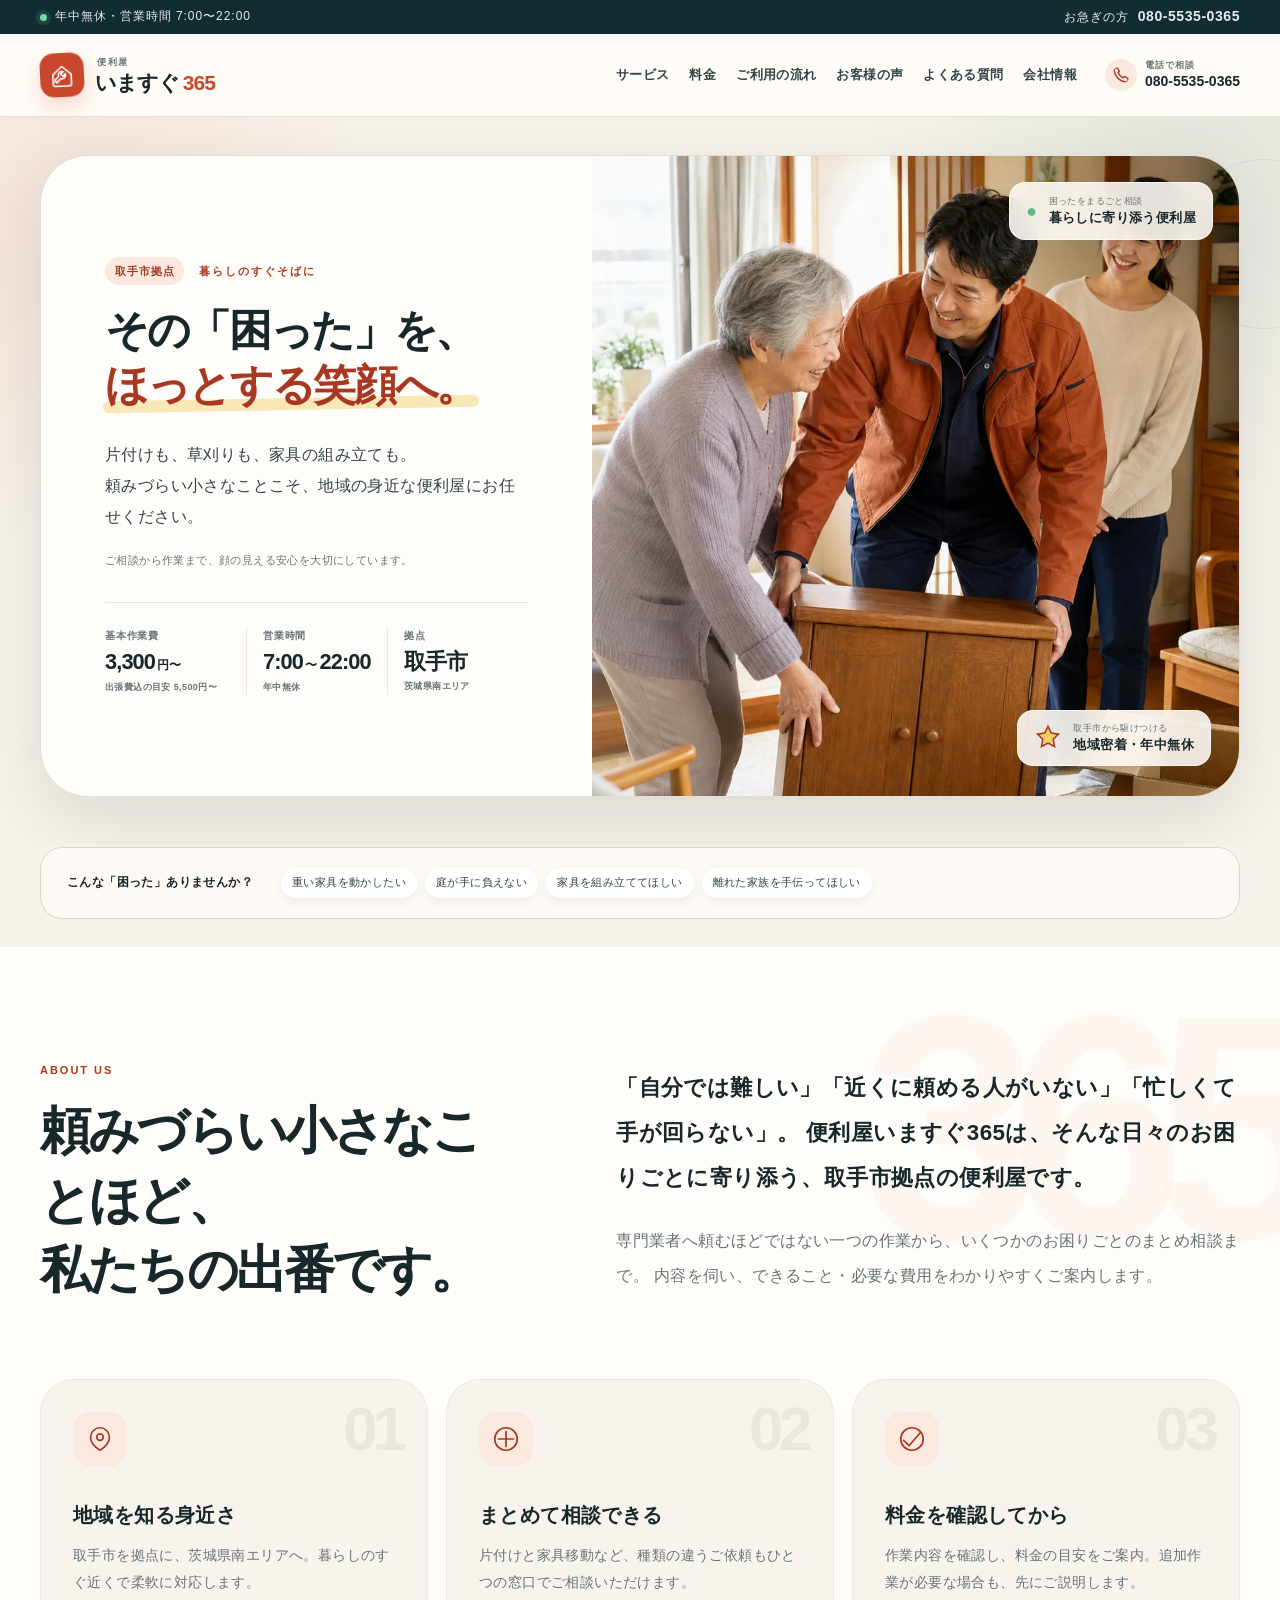
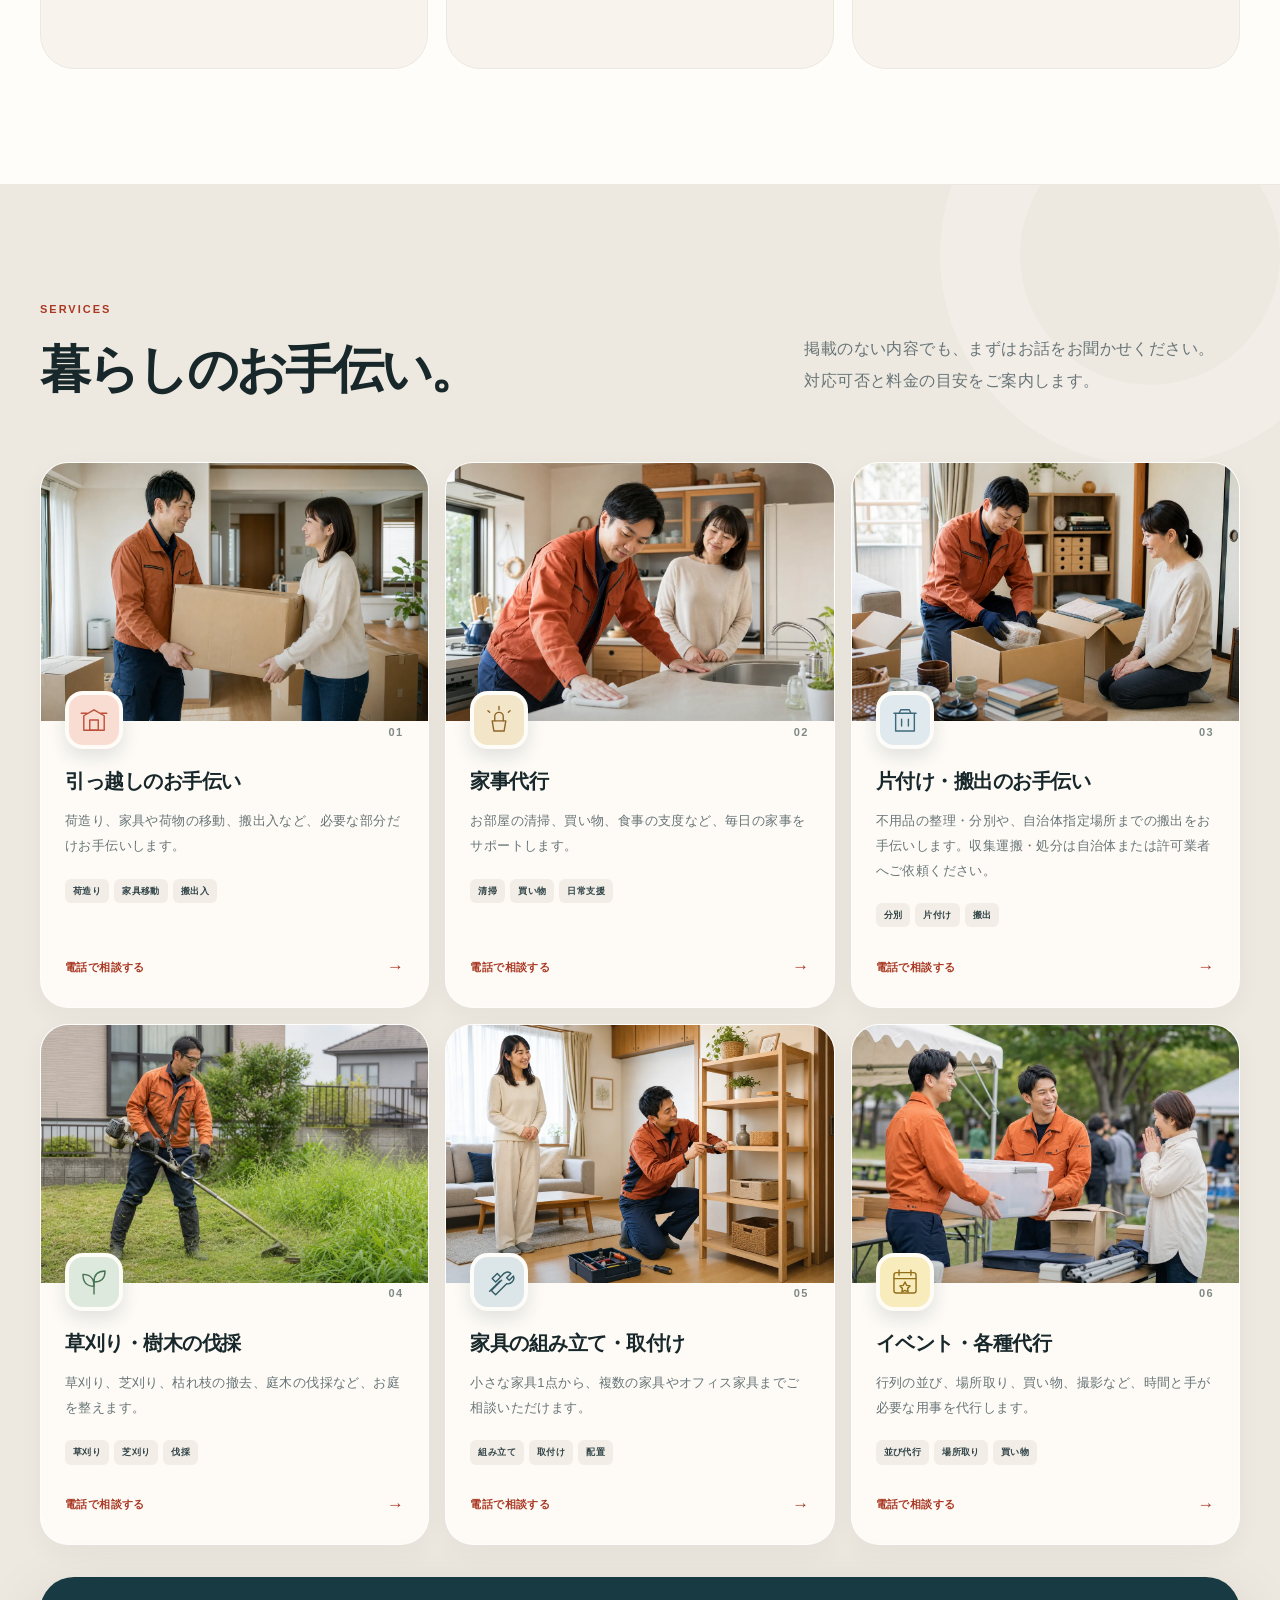
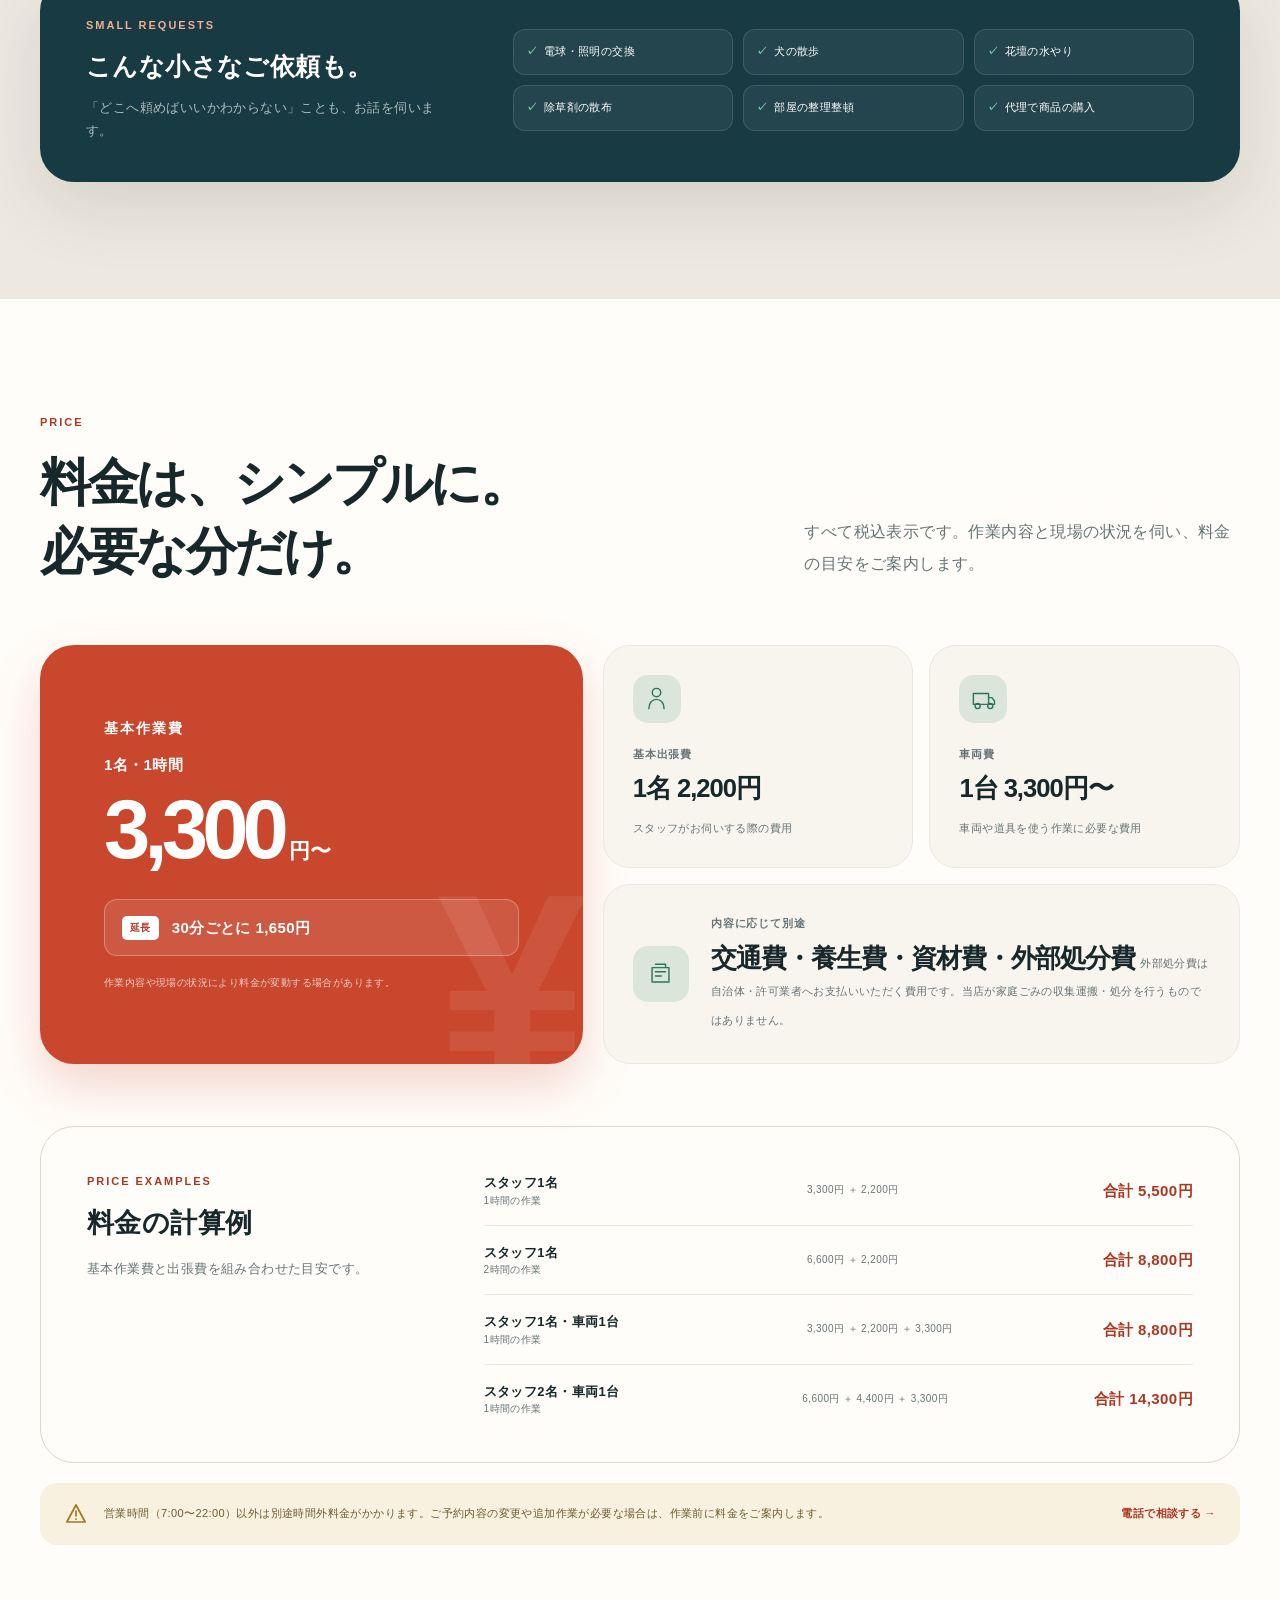
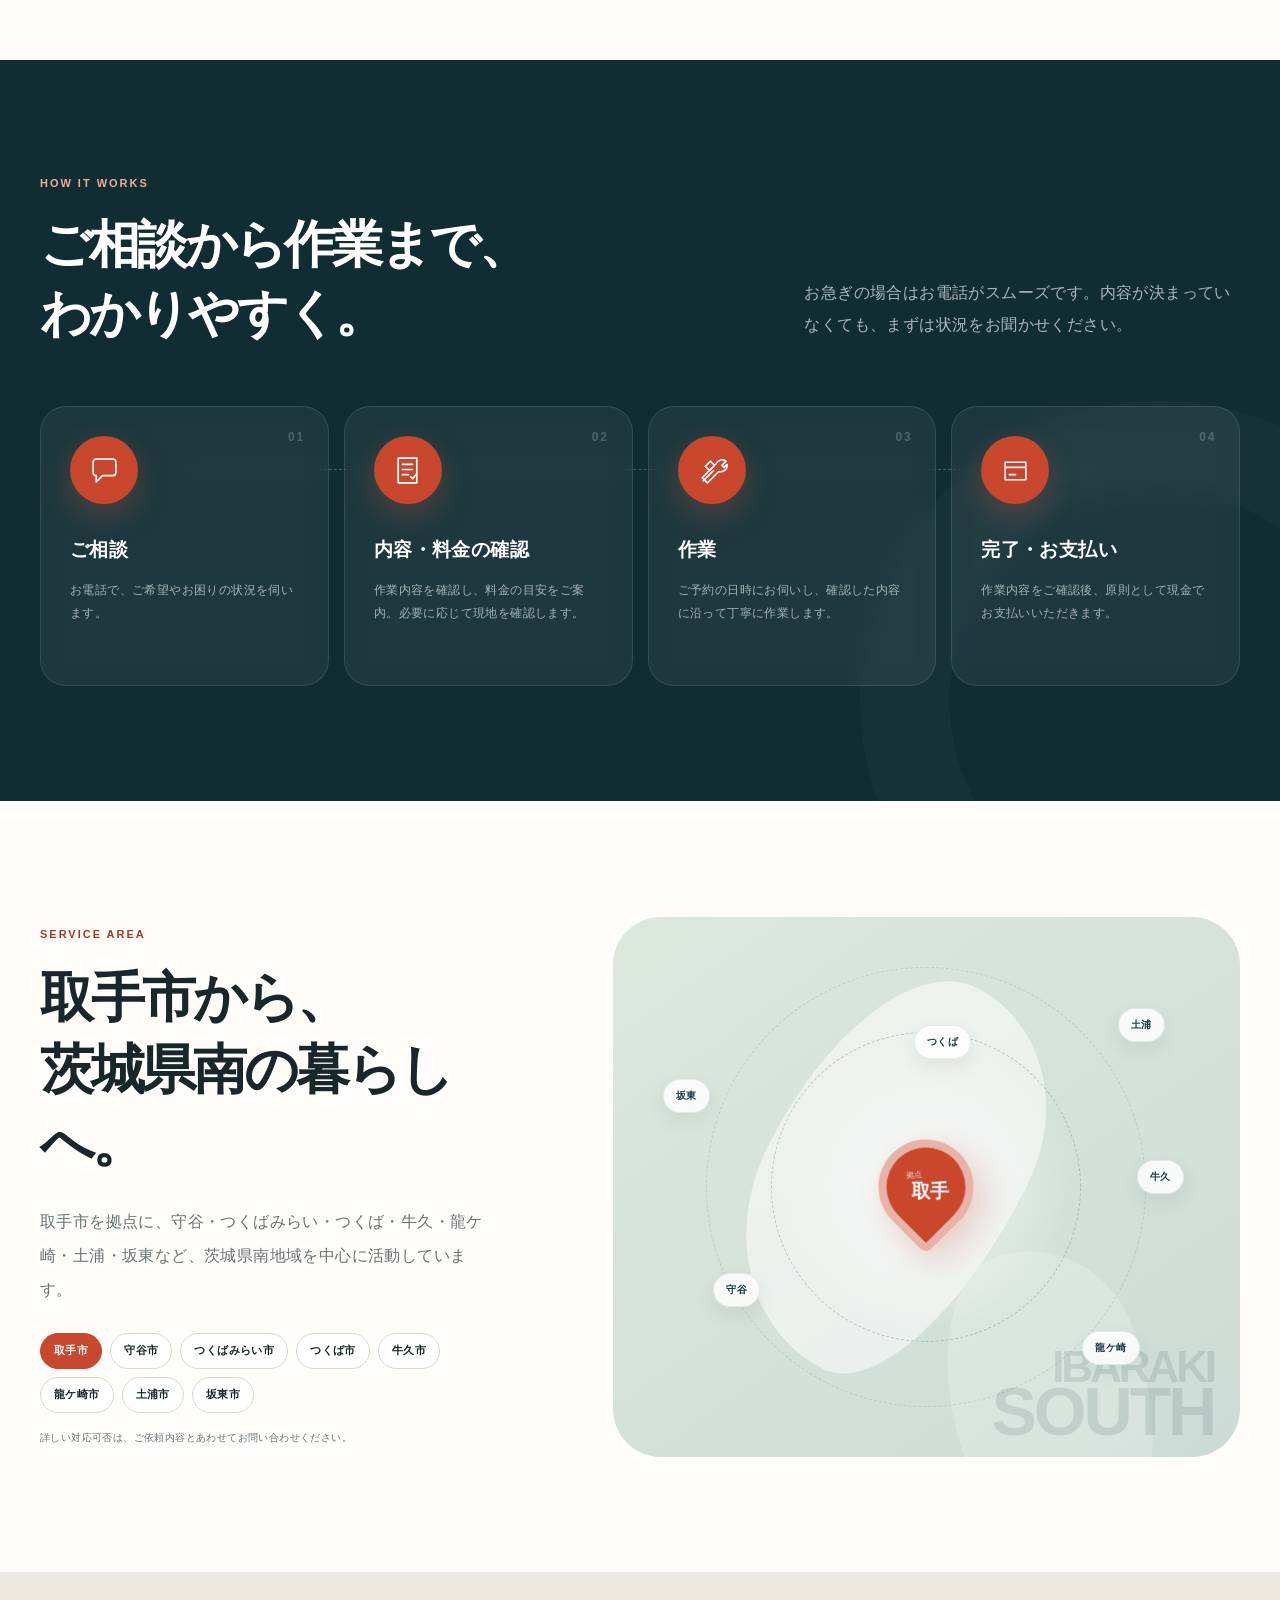
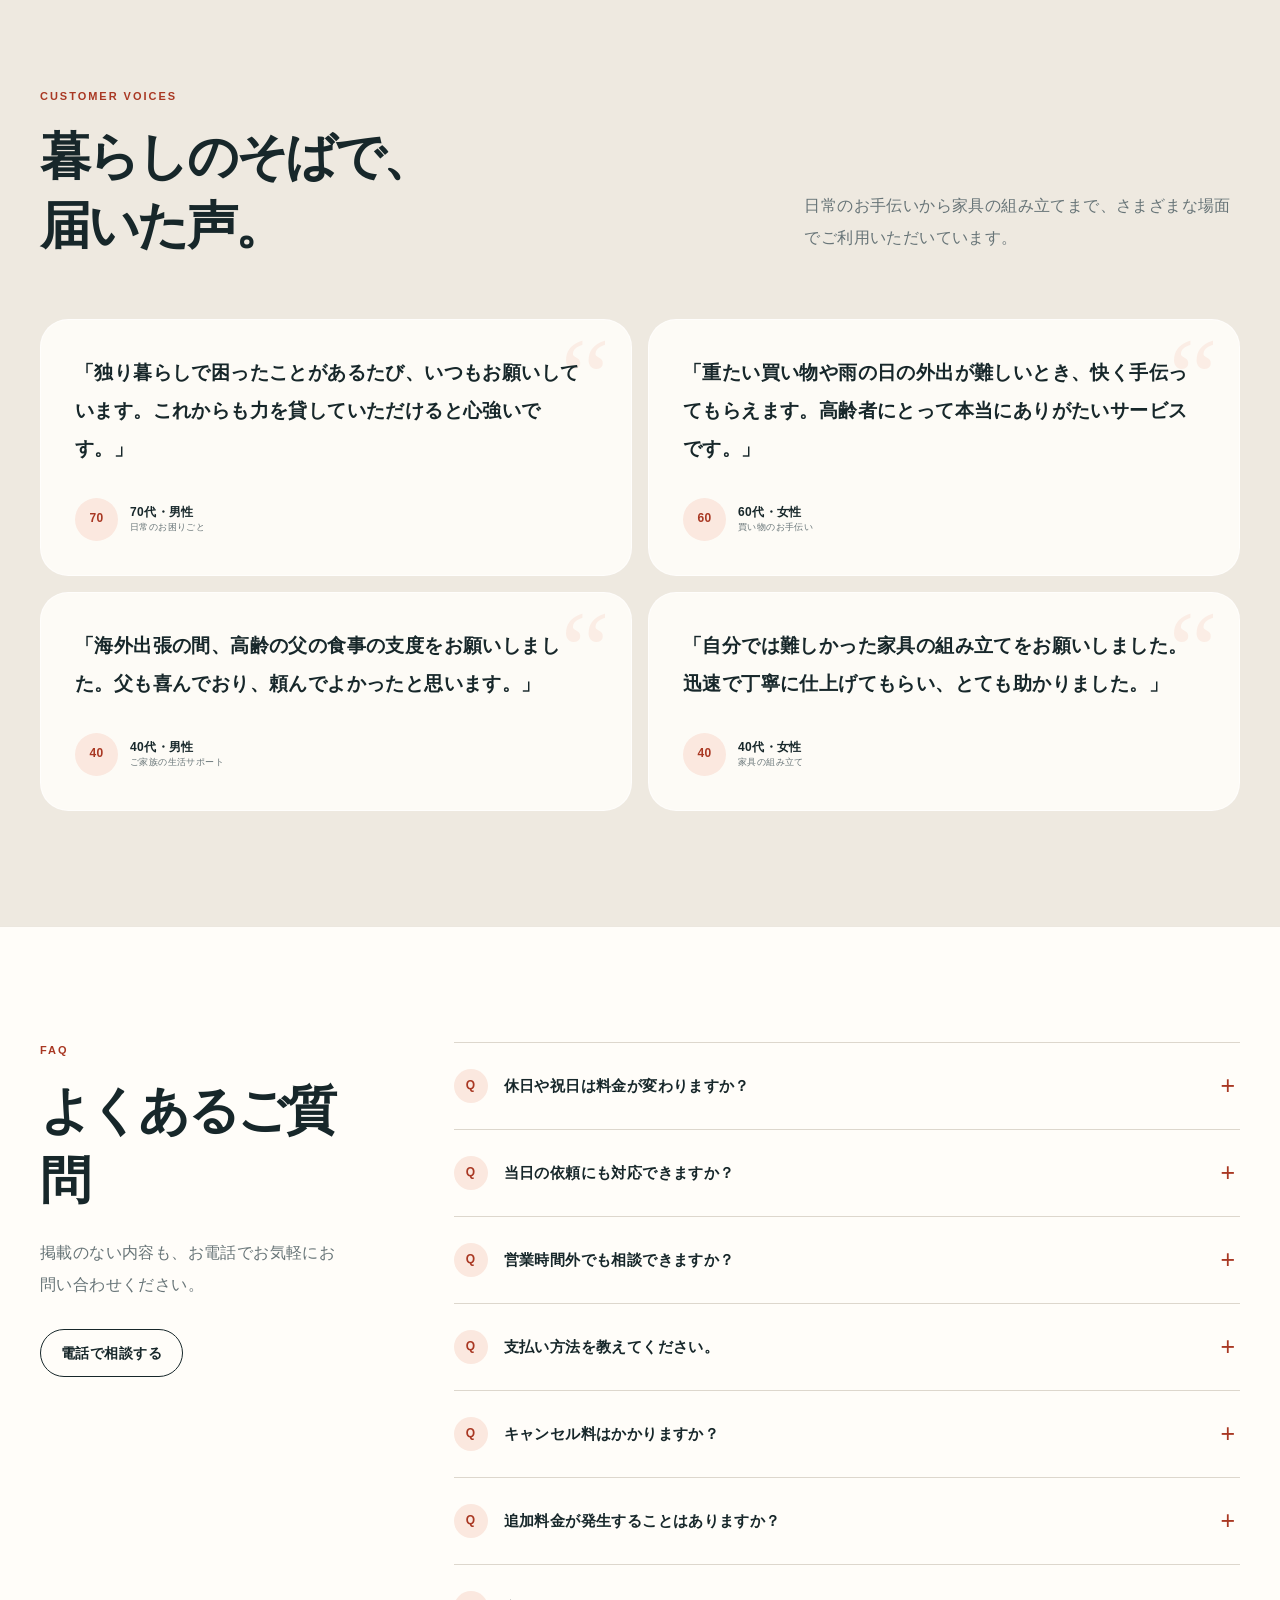
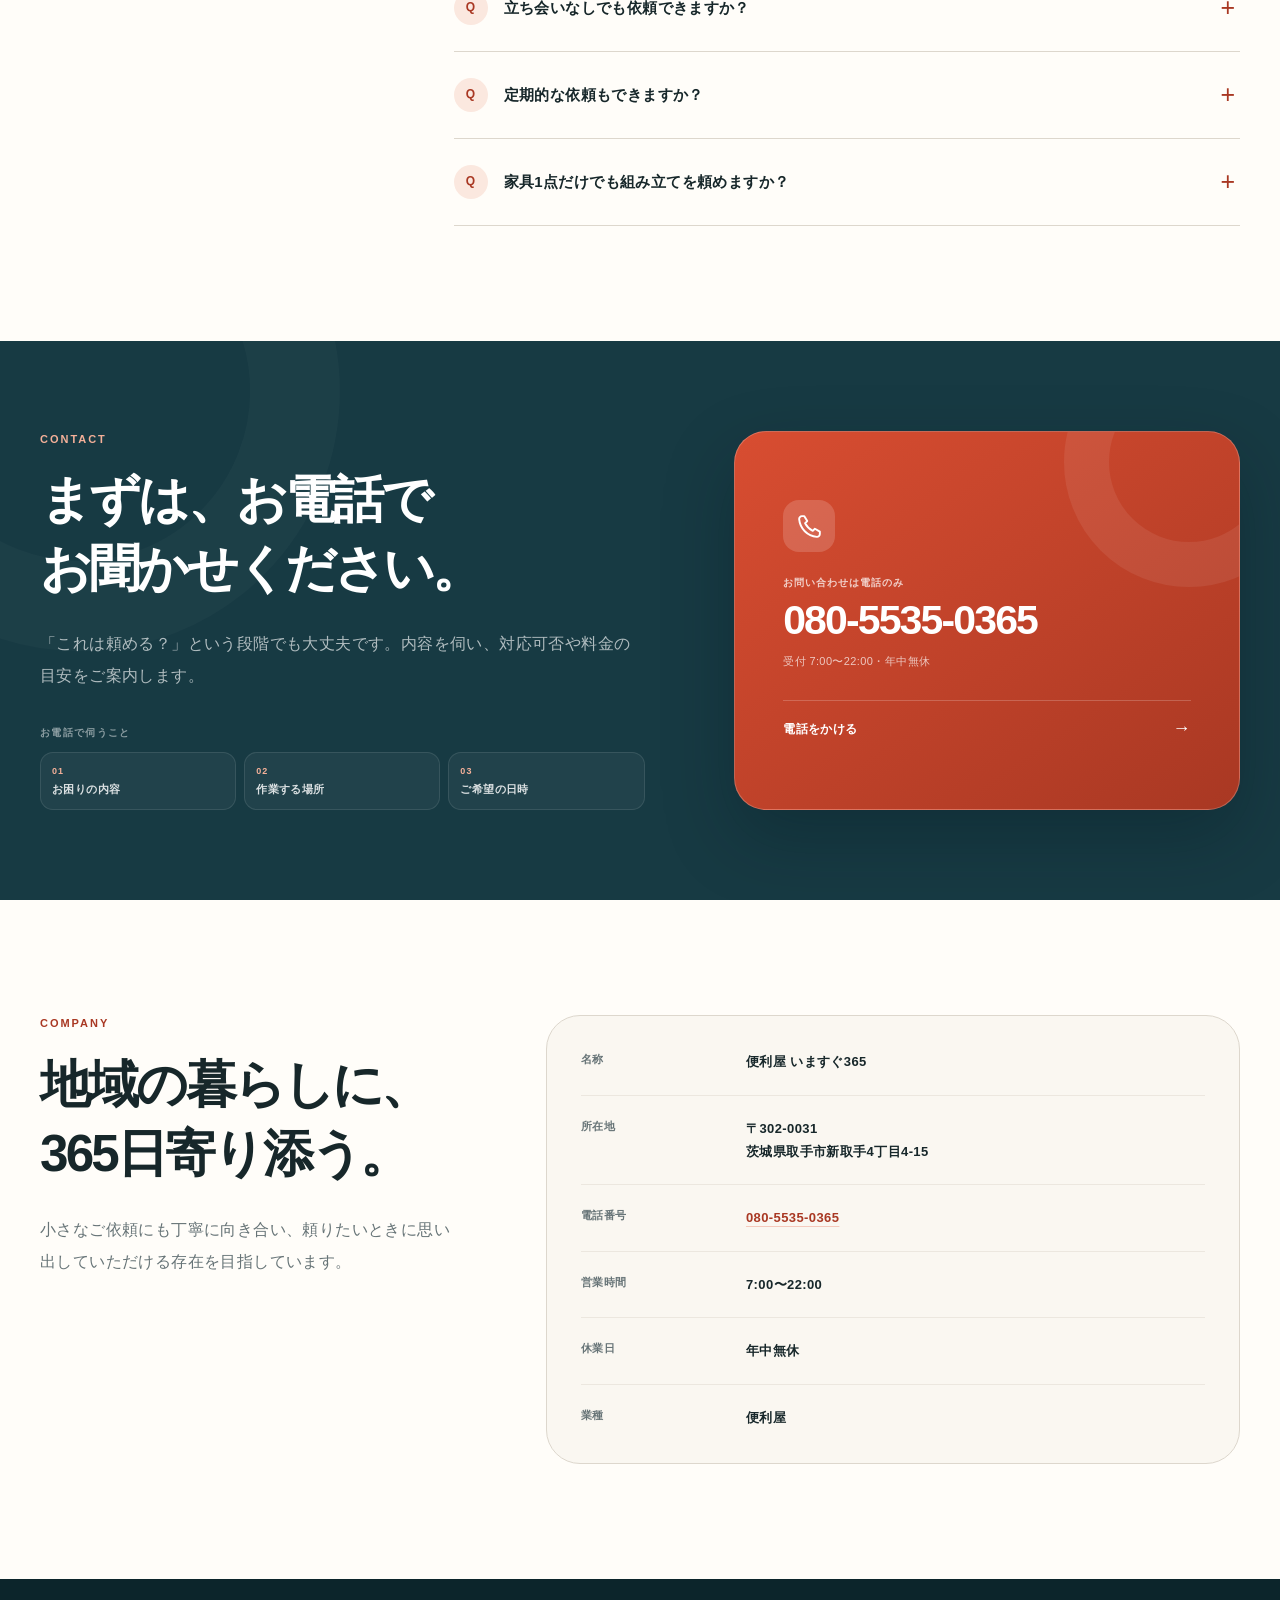
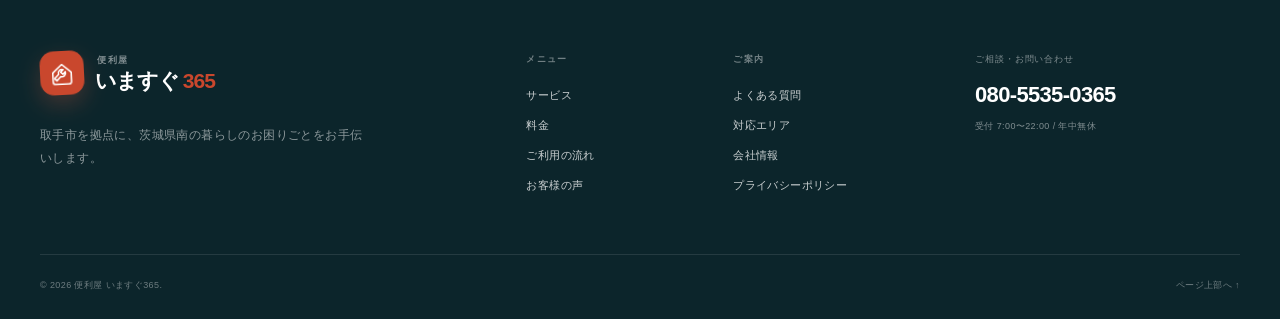
<file: 会社概要/index.html>
<!doctype html>
<html lang="ja">
  <head>
    <meta charset="utf-8">
    <meta name="viewport" content="width=device-width, initial-scale=1">
    <meta name="robots" content="noindex, follow">
    <meta name="description" content="便利屋 いますぐ365の会社概要へ移動します。">
    <title>会社概要｜便利屋 いますぐ365</title>
    <link rel="canonical" href="https://www.imasugu365.site/#company">
    <link rel="icon" href="/favicon.svg" type="image/svg+xml">
    <meta http-equiv="refresh" content="0; url=/#company">
    <script>window.location.replace('/#company');</script>
  </head>
  <body>
    <main>
      <h1>会社概要へ移動します</h1>
      <p>自動的に移動しない場合は、<a href="/#company">会社概要を見る</a>を押してください。</p>
    </main>
  </body>
</html>
</file>
<file: styles.css>
/* =========================================================
   いますぐ365 — modern local service website
   ========================================================= */

:root {
  --bg: #f7f3ec;
  --paper: #fffdf9;
  --ink: #17272a;
  --ink-soft: #314448;
  --muted: #677477;
  --line: #ddd7cd;
  --line-light: #ece7df;
  --coral: #c9472d;
  --coral-dark: #a93823;
  --coral-pale: #fbe8df;
  --navy: #173a43;
  --navy-deep: #102d34;
  --sage: #dbe5d9;
  --green: #2d755d;
  --sand: #e7c586;
  --yellow: #f1cf68;
  --shadow-sm: 0 10px 30px rgba(24, 39, 42, 0.07);
  --shadow-md: 0 24px 70px rgba(24, 39, 42, 0.12);
  --radius-sm: 14px;
  --radius-md: 22px;
  --radius-lg: 34px;
  --radius-xl: 48px;
  --container: 1200px;
  --header-height: 82px;
  --ease: cubic-bezier(0.22, 1, 0.36, 1);
}

*,
*::before,
*::after {
  box-sizing: border-box;
}

html {
  scroll-behavior: smooth;
  scroll-padding-top: calc(var(--header-height) + 24px);
}

body {
  margin: 0;
  overflow-x: hidden;
  background: var(--bg);
  color: var(--ink);
  font-family:
    Inter, "Noto Sans JP", "Hiragino Kaku Gothic ProN", "Yu Gothic", Meiryo,
    sans-serif;
  font-size: 16px;
  font-weight: 500;
  line-height: 1.8;
  letter-spacing: 0.025em;
  -webkit-font-smoothing: antialiased;
  text-rendering: optimizeLegibility;
}

body.menu-open {
  overflow: hidden;
}

img,
svg {
  display: block;
}

img {
  max-width: 100%;
  height: auto;
}

a {
  color: inherit;
  text-decoration: none;
}

button,
input,
select,
textarea {
  color: inherit;
  font: inherit;
}

button,
a {
  -webkit-tap-highlight-color: transparent;
}

:focus-visible {
  outline: 3px solid #0b6473;
  outline-offset: 3px;
}

.section-dark :focus-visible,
.contact :focus-visible,
.site-footer :focus-visible {
  outline-color: #f3d56b;
}

a.button:focus-visible,
button.button:focus-visible,
.mobile-cta a:focus-visible {
  outline: none;
  box-shadow: 0 0 0 3px #fff, 0 0 0 6px #0b6473;
}

::selection {
  background: var(--coral);
  color: #fff;
}

.container {
  width: min(calc(100% - 48px), var(--container));
  margin-inline: auto;
}

.sr-only {
  position: absolute;
  width: 1px;
  height: 1px;
  padding: 0;
  margin: -1px;
  overflow: hidden;
  clip: rect(0, 0, 0, 0);
  white-space: nowrap;
  border: 0;
}

.skip-link {
  position: fixed;
  z-index: 9999;
  top: 12px;
  left: 12px;
  padding: 10px 16px;
  border-radius: 10px;
  background: var(--ink);
  color: #fff;
  transform: translateY(-160%);
  transition: transform 0.2s ease;
}

.skip-link:focus {
  transform: translateY(0);
}

.utility-bar {
  position: relative;
  z-index: 50;
  background: var(--navy-deep);
  color: rgba(255, 255, 255, 0.9);
  font-size: 12px;
  letter-spacing: 0.08em;
}

.utility-inner {
  min-height: 34px;
  display: flex;
  align-items: center;
  justify-content: space-between;
  gap: 20px;
}

.utility-inner p {
  display: flex;
  align-items: center;
  gap: 8px;
  margin: 0;
}

.utility-inner a {
  display: flex;
  align-items: baseline;
  gap: 9px;
  transition: color 0.2s ease;
}

.utility-inner a:hover {
  color: #fff;
}

.utility-inner strong {
  font-size: 14px;
  letter-spacing: 0.04em;
}

.status-dot {
  width: 7px;
  height: 7px;
  border-radius: 50%;
  background: #79d8a5;
  box-shadow: 0 0 0 4px rgba(121, 216, 165, 0.12);
}

/* Header */
.site-header {
  position: sticky;
  z-index: 1000;
  top: 0;
  border-bottom: 1px solid rgba(221, 215, 205, 0.72);
  background: rgba(255, 253, 249, 0.9);
  backdrop-filter: blur(18px) saturate(1.25);
  transition:
    box-shadow 0.3s ease,
    background 0.3s ease;
}

.site-header.is-scrolled {
  background: rgba(255, 253, 249, 0.97);
  box-shadow: 0 8px 30px rgba(18, 39, 43, 0.08);
}

.header-inner {
  min-height: var(--header-height);
  display: flex;
  align-items: center;
  gap: 28px;
}

.brand {
  flex: 0 0 auto;
  display: inline-flex;
  align-items: center;
  gap: 11px;
}

.brand-mark {
  width: 44px;
  height: 44px;
  display: grid;
  place-items: center;
  border-radius: 14px;
  background: var(--coral);
  color: #fff;
  box-shadow: 0 9px 22px rgba(232, 98, 67, 0.24);
  transform: rotate(-3deg);
  transition: transform 0.35s var(--ease);
}

.brand:hover .brand-mark {
  transform: rotate(2deg) translateY(-2px);
}

.brand-mark svg {
  width: 34px;
  height: 34px;
  fill: none;
  stroke: currentColor;
  stroke-width: 2.2;
  stroke-linecap: round;
  stroke-linejoin: round;
}

.brand-copy {
  display: flex;
  flex-direction: column;
  line-height: 1;
}

.brand-copy small {
  margin: 0 0 5px 2px;
  color: var(--muted);
  font-size: 9px;
  font-weight: 800;
  letter-spacing: 0.18em;
}

.brand-copy strong {
  font-size: 21px;
  font-weight: 900;
  letter-spacing: -0.04em;
}

.brand-copy strong span {
  margin-left: 3px;
  color: var(--coral);
}

.site-nav {
  min-width: 0;
  display: flex;
  align-items: center;
  gap: clamp(14px, 1.55vw, 26px);
  margin-left: auto;
}

.site-nav a {
  position: relative;
  padding-block: 10px;
  color: var(--ink-soft);
  font-size: 13px;
  font-weight: 700;
  white-space: nowrap;
  transition: color 0.2s ease;
}

.site-nav a::after {
  content: "";
  position: absolute;
  right: 0;
  bottom: 5px;
  left: 0;
  height: 2px;
  border-radius: 99px;
  background: var(--coral);
  transform: scaleX(0);
  transform-origin: left;
  transition: transform 0.3s var(--ease);
}

.site-nav a:hover {
  color: var(--coral-dark);
}

.site-nav a:hover::after {
  transform: scaleX(1);
}

.header-actions {
  flex: 0 0 auto;
  display: flex;
  align-items: center;
  gap: 10px;
}

.icon-button {
  display: inline-flex;
  align-items: center;
  gap: 8px;
}

.phone-button {
  color: var(--ink);
  line-height: 1.1;
}

.phone-button svg {
  width: 32px;
  height: 32px;
  padding: 7px;
  border-radius: 50%;
  background: var(--coral-pale);
  fill: none;
  stroke: var(--coral-dark);
  stroke-width: 1.8;
  stroke-linecap: round;
  stroke-linejoin: round;
}

.phone-button span {
  display: flex;
  flex-direction: column;
  font-size: 14px;
  font-weight: 900;
  letter-spacing: 0;
}

.phone-button small {
  margin-bottom: 3px;
  color: var(--muted);
  font-size: 9px;
  font-weight: 700;
  letter-spacing: 0.1em;
}

.menu-toggle {
  display: none;
}

/* Buttons */
.button {
  min-height: 48px;
  display: inline-flex;
  align-items: center;
  justify-content: center;
  gap: 9px;
  padding: 12px 20px;
  border: 1px solid transparent;
  border-radius: 999px;
  cursor: pointer;
  font-size: 14px;
  font-weight: 800;
  line-height: 1.3;
  letter-spacing: 0.03em;
  text-align: center;
  transition:
    transform 0.25s var(--ease),
    box-shadow 0.25s ease,
    background 0.25s ease,
    color 0.25s ease,
    border-color 0.25s ease;
}

.button:hover {
  transform: translateY(-2px);
}

.button-outline {
  border-color: var(--ink);
  background: transparent;
  color: var(--ink);
}

.button-outline:hover {
  background: var(--ink);
  color: #fff;
}

/* Hero */
.hero {
  position: relative;
  overflow: hidden;
  padding: 38px 0 50px;
  background:
    radial-gradient(circle at 5% 15%, rgba(232, 98, 67, 0.11), transparent 24%),
    radial-gradient(circle at 94% 6%, rgba(45, 117, 93, 0.1), transparent 25%),
    var(--bg);
}

.hero::before {
  content: "";
  position: absolute;
  top: 42px;
  right: -70px;
  width: 170px;
  height: 170px;
  border: 1px solid rgba(23, 58, 67, 0.08);
  border-radius: 50%;
}

.hero-shell {
  position: relative;
  display: grid;
  grid-template-columns: minmax(0, 0.92fr) minmax(420px, 1.08fr);
  overflow: hidden;
  border: 1px solid rgba(221, 215, 205, 0.82);
  border-radius: var(--radius-xl);
  background: var(--paper);
  box-shadow: var(--shadow-md);
}

.hero-copy {
  position: relative;
  z-index: 2;
  display: flex;
  flex-direction: column;
  justify-content: center;
  padding: clamp(48px, 5.5vw, 82px) clamp(34px, 5vw, 72px);
}

.eyebrow {
  margin: 0 0 18px;
  color: var(--coral-dark);
  font-size: 11px;
  font-weight: 900;
  letter-spacing: 0.18em;
  line-height: 1.5;
  text-transform: uppercase;
}

.eyebrow span {
  display: inline-block;
  margin-right: 10px;
  padding: 6px 10px;
  border-radius: 999px;
  background: var(--coral-pale);
  letter-spacing: 0.08em;
}

.hero h1 {
  margin: 0;
  color: var(--ink);
  font-size: clamp(34px, 3.35vw, 56px);
  font-weight: 800;
  line-height: 1.28;
  letter-spacing: -0.055em;
}

.hero h1 strong {
  position: relative;
  display: inline-block;
  color: var(--coral-dark);
  font-weight: 900;
}

.keep-word {
  white-space: nowrap;
}

.hero-break-mobile {
  display: inline;
}

.hero h1 strong::after {
  content: "";
  position: absolute;
  z-index: -1;
  right: -2px;
  bottom: 3px;
  left: -2px;
  height: 12px;
  border-radius: 99px;
  background: rgba(241, 207, 104, 0.46);
  transform: rotate(-1deg);
}

.hero-lead {
  margin: 26px 0 0;
  color: var(--ink-soft);
  font-size: clamp(15px, 1.25vw, 18px);
  line-height: 1.95;
}

.hero-microcopy {
  margin: 18px 0 0;
  color: var(--muted);
  font-size: 11px;
}

.hero-facts {
  display: grid;
  grid-template-columns: repeat(3, 1fr);
  gap: 0;
  margin: 32px 0 0;
  padding-top: 24px;
  border-top: 1px solid var(--line-light);
}

.hero-facts > div {
  padding: 0 16px;
  border-left: 1px solid var(--line-light);
}

.hero-facts > div:first-child {
  padding-left: 0;
  border-left: 0;
}

.hero-facts dt {
  margin-bottom: 3px;
  color: var(--muted);
  font-size: 10px;
  font-weight: 800;
  letter-spacing: 0.08em;
}

.hero-facts dd {
  display: flex;
  flex-wrap: wrap;
  align-items: baseline;
  gap: 2px;
  margin: 0;
  font-size: 12px;
  font-weight: 800;
}

.hero-facts dd strong {
  font-size: clamp(18px, 1.7vw, 25px);
  line-height: 1.25;
  letter-spacing: -0.04em;
}

.hero-facts dd small {
  flex-basis: 100%;
  color: var(--muted);
  font-size: 9px;
  font-weight: 600;
}

.hero-media {
  position: relative;
  min-height: 640px;
  overflow: hidden;
  background: #eee1ca;
}

.hero-media::before {
  content: "";
  position: absolute;
  z-index: 1;
  inset: 0;
  background: linear-gradient(90deg, rgba(255, 253, 249, 0.2), transparent 24%);
  pointer-events: none;
}

.hero-media picture {
  position: absolute;
  inset: 0;
  width: 100%;
  height: 100%;
  display: block;
}

.hero-media img {
  width: 100%;
  height: 100%;
  object-fit: cover;
  object-position: 50% 42%;
}

.hero-badge {
  position: absolute;
  z-index: 3;
  display: flex;
  align-items: center;
  gap: 11px;
  padding: 12px 16px;
  border: 1px solid rgba(255, 255, 255, 0.65);
  border-radius: 16px;
  background: rgba(255, 253, 249, 0.88);
  box-shadow: 0 14px 35px rgba(16, 45, 52, 0.14);
  backdrop-filter: blur(14px);
}

.hero-badge p {
  display: flex;
  flex-direction: column;
  margin: 0;
  line-height: 1.25;
}

.hero-badge small {
  margin-bottom: 3px;
  color: var(--muted);
  font-size: 9px;
}

.hero-badge strong {
  font-size: 13px;
}

.hero-badge-top {
  top: 26px;
  right: 26px;
}

.hero-badge-top > span {
  color: #65b689;
  font-size: 18px;
}

.hero-badge-bottom {
  right: 28px;
  bottom: 30px;
}

.hero-badge svg {
  width: 28px;
  height: 28px;
  fill: var(--yellow);
  stroke: var(--coral-dark);
  stroke-width: 1.3;
}

.need-strip {
  padding: 0 0 28px;
}

.need-strip-inner {
  display: flex;
  align-items: center;
  gap: 28px;
  padding: 20px 26px;
  border: 1px solid var(--line);
  border-radius: var(--radius-md);
  background: rgba(255, 253, 249, 0.72);
}

.need-strip p {
  flex: 0 0 auto;
  margin: 0;
  font-size: 12px;
  font-weight: 900;
}

.need-strip ul,
.area-chips,
.service-card ul,
.small-jobs ul {
  margin: 0;
  padding: 0;
  list-style: none;
}

.need-strip ul {
  min-width: 0;
  display: flex;
  flex-wrap: wrap;
  gap: 8px;
}

.need-strip li {
  padding: 5px 11px;
  border-radius: 999px;
  background: #fff;
  color: var(--ink-soft);
  font-size: 11px;
  box-shadow: 0 4px 12px rgba(24, 39, 42, 0.05);
}

/* Sections */
.section {
  position: relative;
  padding: clamp(88px, 9vw, 140px) 0;
}

.section-tint {
  border-block: 1px solid var(--line-light);
  background: #eee9e0;
}

.section-dark {
  overflow: hidden;
  background: var(--navy-deep);
  color: #fff;
}

.section-heading h2,
.section-header h2,
.faq-intro h2,
.contact-intro h2 {
  margin: 0;
  font-size: clamp(34px, 4vw, 58px);
  font-weight: 850;
  line-height: 1.35;
  letter-spacing: -0.055em;
}

.section-heading > p:last-child,
.section-header > p,
.faq-intro > p:not(.eyebrow),
.contact-intro > p:not(.eyebrow) {
  color: var(--muted);
}

.section-header {
  display: grid;
  grid-template-columns: 1.1fr 0.7fr;
  align-items: end;
  gap: 80px;
  margin-bottom: 58px;
}

.section-header > p {
  margin: 0 0 7px;
  line-height: 2;
}

.section-header.light .eyebrow {
  color: #f2ad95;
}

.section-header.light > p {
  color: rgba(255, 255, 255, 0.66);
}

.intro {
  overflow: hidden;
  background: var(--paper);
}

.intro::after {
  content: "365";
  position: absolute;
  z-index: 0;
  top: 20px;
  right: -20px;
  color: rgba(232, 98, 67, 0.04);
  font-size: clamp(160px, 25vw, 390px);
  font-weight: 900;
  line-height: 1;
  letter-spacing: -0.1em;
  pointer-events: none;
}

.intro-grid,
.reason-grid {
  position: relative;
  z-index: 1;
}

.intro-grid {
  display: grid;
  grid-template-columns: 0.85fr 1.15fr;
  gap: clamp(50px, 9vw, 140px);
  align-items: start;
}

.intro-copy .lead {
  margin-top: 4px;
  color: var(--ink);
  font-size: clamp(18px, 1.75vw, 23px);
  font-weight: 650;
  line-height: 2;
}

.intro-copy p:last-child {
  margin-top: 24px;
  color: var(--muted);
  line-height: 2.15;
}

.reason-grid {
  display: grid;
  grid-template-columns: repeat(3, 1fr);
  gap: 18px;
  margin-top: 70px;
}

.reason-card {
  position: relative;
  min-height: 290px;
  padding: 32px;
  overflow: hidden;
  border: 1px solid var(--line-light);
  border-radius: var(--radius-lg);
  background: #f8f4ed;
  transition:
    transform 0.35s var(--ease),
    box-shadow 0.35s ease,
    border-color 0.35s ease;
}

.reason-card:hover {
  border-color: rgba(232, 98, 67, 0.28);
  box-shadow: var(--shadow-sm);
  transform: translateY(-6px);
}

.reason-number {
  position: absolute;
  top: 18px;
  right: 25px;
  color: rgba(23, 39, 42, 0.06);
  font-size: 62px;
  font-weight: 900;
  line-height: 1;
  letter-spacing: -0.08em;
}

.reason-icon {
  width: 54px;
  height: 54px;
  display: grid;
  place-items: center;
  margin-bottom: 34px;
  border-radius: 17px;
  background: var(--coral-pale);
  color: var(--coral-dark);
}

.reason-icon svg {
  width: 30px;
  height: 30px;
  fill: none;
  stroke: currentColor;
  stroke-width: 1.8;
  stroke-linecap: round;
  stroke-linejoin: round;
}

.reason-card h3 {
  margin: 0 0 12px;
  font-size: 20px;
  line-height: 1.5;
}

.reason-card p {
  margin: 0;
  color: var(--muted);
  font-size: 14px;
  line-height: 1.9;
}

/* Services */
.services {
  overflow: hidden;
}

.services::before {
  content: "";
  position: absolute;
  top: -140px;
  right: -80px;
  width: 420px;
  height: 420px;
  border: 80px solid rgba(255, 255, 255, 0.22);
  border-radius: 50%;
}

.service-grid {
  position: relative;
  display: grid;
  grid-template-columns: repeat(3, 1fr);
  gap: 16px;
}

.service-card {
  position: relative;
  min-width: 0;
  display: flex;
  flex-direction: column;
  overflow: hidden;
  border: 1px solid rgba(255, 255, 255, 0.68);
  border-radius: 28px;
  background: rgba(255, 253, 249, 0.9);
  box-shadow: 0 8px 26px rgba(24, 39, 42, 0.045);
  transition:
    transform 0.35s var(--ease),
    box-shadow 0.35s ease;
}

.service-card:hover {
  box-shadow: 0 20px 45px rgba(24, 39, 42, 0.11);
  transform: translateY(-7px);
}

.service-photo {
  position: relative;
  flex: 0 0 auto;
  aspect-ratio: 3 / 2;
  margin: 0;
  overflow: hidden;
  background: #ded9d0;
}

.service-photo::after {
  content: "";
  position: absolute;
  inset: 0;
  background: linear-gradient(180deg, transparent 58%, rgba(15, 38, 44, 0.18));
  pointer-events: none;
}

.service-photo img {
  width: 100%;
  height: 100%;
  object-fit: cover;
  transition: transform 0.6s var(--ease);
}

.service-card:hover .service-photo img {
  transform: scale(1.045);
}

.service-card-body {
  min-width: 0;
  display: flex;
  flex: 1;
  flex-direction: column;
  padding: 0 24px 24px;
}

.service-card-meta {
  position: relative;
  z-index: 2;
  display: flex;
  align-items: flex-end;
  justify-content: space-between;
  margin: -30px 0 17px;
}

.service-icon {
  width: 58px;
  height: 58px;
  display: grid;
  place-items: center;
  margin: 0;
  border: 4px solid rgba(255, 253, 249, 0.95);
  border-radius: 18px;
  box-shadow: 0 8px 18px rgba(16, 45, 52, 0.12);
}

.service-icon svg {
  width: 34px;
  height: 34px;
  fill: none;
  stroke: currentColor;
  stroke-width: 1.65;
  stroke-linecap: round;
  stroke-linejoin: round;
}

.icon-coral { background: #f9ddd2; color: #bd4f38; }
.icon-sand { background: #f2e5c8; color: #8e6527; }
.icon-blue { background: #dfe9ee; color: #3e697b; }
.icon-green { background: #dce9dc; color: #487353; }
.icon-navy { background: #dce5e7; color: #315c65; }
.icon-yellow { background: #f8ebbc; color: #917018; }

.service-no {
  margin: 0 1px 7px 0;
  color: #7f8987;
  font-size: 11px;
  font-weight: 900;
  letter-spacing: 0.12em;
}

.service-card h3 {
  margin: 0 0 12px;
  font-size: clamp(17px, 1.55vw, 21px);
  line-height: 1.55;
  letter-spacing: -0.025em;
}

.service-card-body > p:not(.service-no) {
  margin: 0;
  color: var(--muted);
  font-size: 13px;
  line-height: 1.9;
}

.service-card ul {
  display: flex;
  flex-wrap: wrap;
  gap: 5px;
  margin-top: 20px;
}

.service-card li {
  padding: 4px 8px;
  border-radius: 6px;
  background: #f2eee7;
  color: var(--ink-soft);
  font-size: 9px;
  font-weight: 700;
}

.service-card-body > a {
  display: flex;
  justify-content: space-between;
  align-items: center;
  margin-top: auto;
  padding-top: 25px;
  color: var(--coral-dark);
  font-size: 11px;
  font-weight: 900;
}

.service-card-body > a span {
  font-size: 17px;
  transition: transform 0.25s var(--ease);
}

.service-card-body > a:hover span {
  transform: translateX(4px);
}

.small-jobs {
  display: grid;
  grid-template-columns: 0.7fr 1.3fr;
  align-items: center;
  gap: 60px;
  margin-top: 32px;
  padding: 40px 46px;
  border-radius: var(--radius-lg);
  background: var(--navy);
  color: #fff;
  box-shadow: var(--shadow-md);
}

.small-jobs .eyebrow {
  margin-bottom: 10px;
  color: #f3ad94;
}

.small-jobs h3 {
  margin: 0 0 7px;
  font-size: 25px;
}

.small-jobs p:last-child {
  margin: 0;
  color: rgba(255, 255, 255, 0.65);
  font-size: 13px;
}

.small-jobs ul {
  display: grid;
  grid-template-columns: repeat(3, 1fr);
  gap: 10px;
}

.small-jobs li {
  position: relative;
  padding: 12px 12px 12px 30px;
  border: 1px solid rgba(255, 255, 255, 0.12);
  border-radius: 12px;
  background: rgba(255, 255, 255, 0.06);
  font-size: 11px;
}

.small-jobs li::before {
  content: "✓";
  position: absolute;
  left: 12px;
  color: #7bd6a8;
  font-weight: 900;
}

/* Price */
.price {
  background: var(--paper);
}

.price-layout {
  display: grid;
  grid-template-columns: 0.92fr 1.08fr;
  gap: 20px;
}

.price-main-card {
  position: relative;
  display: flex;
  flex-direction: column;
  justify-content: center;
  overflow: hidden;
  padding: clamp(38px, 5vw, 64px);
  border-radius: var(--radius-lg);
  background: var(--coral);
  color: #fff;
  box-shadow: 0 22px 50px rgba(206, 73, 46, 0.22);
}

.price-main-card::after {
  content: "¥";
  position: absolute;
  right: -5px;
  bottom: -60px;
  color: rgba(255, 255, 255, 0.08);
  font-size: 270px;
  font-weight: 900;
  line-height: 1;
}

.price-label {
  position: relative;
  z-index: 1;
  margin: 0 0 16px;
  font-size: 14px;
  font-weight: 900;
  letter-spacing: 0.14em;
}

.price-amount {
  position: relative;
  z-index: 1;
  display: flex;
  flex-wrap: wrap;
  align-items: baseline;
  gap: 6px;
  margin: 0;
  line-height: 1;
}

.price-amount > span {
  flex-basis: 100%;
  margin-bottom: 10px;
  font-size: 15px;
  font-weight: 700;
}

.price-amount strong {
  font-size: clamp(58px, 6.5vw, 92px);
  font-weight: 900;
  letter-spacing: -0.07em;
}

.price-amount em {
  font-size: 21px;
  font-style: normal;
  font-weight: 900;
}

.price-addition {
  position: relative;
  z-index: 1;
  display: flex;
  align-items: center;
  gap: 13px;
  margin-top: 28px;
  padding: 14px 17px;
  border: 1px solid rgba(255, 255, 255, 0.28);
  border-radius: 13px;
  background: rgba(255, 255, 255, 0.1);
}

.price-addition span {
  padding: 3px 8px;
  border-radius: 5px;
  background: #fff;
  color: var(--coral-dark);
  font-size: 10px;
  font-weight: 900;
}

.price-addition strong {
  font-size: 15px;
}

.price-note {
  position: relative;
  z-index: 1;
  margin: 18px 0 0;
  color: rgba(255, 255, 255, 0.72);
  font-size: 10px;
}

.fee-grid {
  display: grid;
  grid-template-columns: repeat(2, 1fr);
  gap: 16px;
}

.fee-card {
  display: flex;
  flex-direction: column;
  padding: 29px;
  border: 1px solid var(--line-light);
  border-radius: 27px;
  background: #f8f5ef;
}

.fee-card-wide {
  grid-column: 1 / -1;
  flex-direction: row;
  align-items: center;
  gap: 22px;
}

.fee-icon {
  width: 48px;
  height: 48px;
  display: grid;
  place-items: center;
  margin-bottom: 22px;
  border-radius: 15px;
  background: var(--sage);
  color: var(--green);
}

.fee-card-wide .fee-icon {
  flex: 0 0 56px;
  width: 56px;
  height: 56px;
  margin: 0;
}

.fee-icon svg {
  width: 27px;
  height: 27px;
  fill: none;
  stroke: currentColor;
  stroke-width: 1.7;
  stroke-linecap: round;
  stroke-linejoin: round;
}

.fee-card p {
  margin: 0 0 7px;
  color: var(--muted);
  font-size: 11px;
  font-weight: 800;
  letter-spacing: 0.08em;
}

.fee-card strong {
  font-size: clamp(20px, 2vw, 27px);
  line-height: 1.4;
  letter-spacing: -0.04em;
}

.fee-card small {
  margin-top: 12px;
  color: var(--muted);
  font-size: 11px;
  line-height: 1.7;
}

.price-examples {
  display: grid;
  grid-template-columns: 0.65fr 1.35fr;
  gap: 55px;
  margin-top: 62px;
  padding: 46px;
  border: 1px solid var(--line);
  border-radius: var(--radius-lg);
}

.example-heading .eyebrow {
  margin-bottom: 9px;
}

.example-heading h3 {
  margin: 0;
  font-size: 27px;
}

.example-heading > p:last-child {
  margin: 10px 0 0;
  color: var(--muted);
  font-size: 13px;
}

.example-list {
  display: flex;
  flex-direction: column;
}

.example-row {
  display: grid;
  grid-template-columns: 1.1fr 1fr auto;
  align-items: center;
  gap: 20px;
  padding: 17px 0;
  border-bottom: 1px solid var(--line-light);
}

.example-row:first-child {
  padding-top: 0;
}

.example-row:last-child {
  padding-bottom: 0;
  border-bottom: 0;
}

.example-row p {
  display: flex;
  flex-direction: column;
  margin: 0;
  font-size: 12px;
  line-height: 1.5;
}

.example-row p strong {
  font-size: 13px;
}

.example-row p span,
.formula {
  color: var(--muted);
  font-size: 10px;
}

.example-row > strong {
  color: var(--coral-dark);
  font-size: 15px;
  white-space: nowrap;
}

.price-caution {
  display: grid;
  grid-template-columns: auto 1fr auto;
  align-items: center;
  gap: 16px;
  margin-top: 20px;
  padding: 19px 24px;
  border-radius: 17px;
  background: #f8f1df;
}

.price-caution svg {
  width: 24px;
  height: 24px;
  fill: none;
  stroke: #a17724;
  stroke-width: 1.7;
  stroke-linecap: round;
  stroke-linejoin: round;
}

.price-caution p {
  margin: 0;
  color: #6e5b34;
  font-size: 11px;
}

.text-link {
  color: var(--coral-dark);
  font-size: 11px;
  font-weight: 900;
  white-space: nowrap;
}

/* Flow */
.flow::before {
  content: "";
  position: absolute;
  right: -180px;
  bottom: -200px;
  width: 600px;
  height: 600px;
  border: 90px solid rgba(255, 255, 255, 0.025);
  border-radius: 50%;
}

.flow-list {
  position: relative;
  display: grid;
  grid-template-columns: repeat(4, 1fr);
  gap: 15px;
  margin: 0;
  padding: 0;
  list-style: none;
}

.flow-list::before {
  content: "";
  position: absolute;
  z-index: 0;
  top: 63px;
  left: 12%;
  width: 76%;
  border-top: 1px dashed rgba(255, 255, 255, 0.24);
}

.flow-item {
  position: relative;
  z-index: 1;
  min-height: 280px;
  padding: 29px;
  border: 1px solid rgba(255, 255, 255, 0.11);
  border-radius: 26px;
  background: rgba(255, 255, 255, 0.055);
  backdrop-filter: blur(10px);
}

.flow-no {
  position: absolute;
  top: 20px;
  right: 23px;
  color: rgba(255, 255, 255, 0.22);
  font-size: 12px;
  font-weight: 900;
  letter-spacing: 0.14em;
}

.flow-icon {
  width: 68px;
  height: 68px;
  display: grid;
  place-items: center;
  margin-bottom: 29px;
  border-radius: 50%;
  background: var(--coral);
  color: #fff;
  box-shadow: 0 12px 32px rgba(232, 98, 67, 0.26);
}

.flow-icon svg {
  width: 33px;
  height: 33px;
  fill: none;
  stroke: currentColor;
  stroke-width: 1.6;
  stroke-linecap: round;
  stroke-linejoin: round;
}

.flow-item h3 {
  margin: 0 0 12px;
  font-size: 19px;
}

.flow-item p {
  margin: 0;
  color: rgba(255, 255, 255, 0.62);
  font-size: 12px;
  line-height: 1.9;
}

/* Area */
.area {
  background: var(--paper);
}

.area-grid {
  display: grid;
  grid-template-columns: 0.83fr 1.17fr;
  align-items: center;
  gap: clamp(60px, 10vw, 140px);
}

.area-copy h2 {
  margin: 0;
  font-size: clamp(36px, 4.2vw, 60px);
  line-height: 1.35;
  letter-spacing: -0.055em;
}

.area-copy > p:not(.eyebrow):not(.area-note) {
  margin: 27px 0 0;
  color: var(--muted);
  line-height: 2.1;
}

.area-chips {
  display: flex;
  flex-wrap: wrap;
  gap: 8px;
  margin-top: 27px;
}

.area-chips li {
  padding: 7px 13px;
  border: 1px solid var(--line);
  border-radius: 999px;
  background: #fff;
  font-size: 11px;
  font-weight: 700;
}

.area-chips .primary {
  border-color: var(--coral);
  background: var(--coral);
  color: #fff;
}

.area-note {
  margin: 16px 0 0;
  color: var(--muted);
  font-size: 10px;
}

.area-visual {
  position: relative;
  min-height: 540px;
  overflow: hidden;
  border-radius: var(--radius-xl);
  background:
    radial-gradient(circle at 50% 50%, rgba(255, 255, 255, 0.7), rgba(255, 255, 255, 0) 35%),
    linear-gradient(145deg, #dde8dd, #cddbd6);
}

.area-visual::before,
.area-visual::after {
  content: "";
  position: absolute;
  width: 250px;
  height: 410px;
  border-radius: 47% 53% 41% 59% / 58% 37% 63% 42%;
  background: rgba(255, 255, 255, 0.54);
  transform: rotate(26deg);
}

.area-visual::before {
  top: 53px;
  left: 155px;
}

.area-visual::after {
  right: 90px;
  bottom: -90px;
  width: 200px;
  height: 300px;
  opacity: 0.38;
  transform: rotate(-18deg);
}

.area-visual > p {
  position: absolute;
  z-index: 1;
  right: 26px;
  bottom: 18px;
  margin: 0;
  color: rgba(23, 58, 67, 0.12);
  font-size: 44px;
  font-weight: 600;
  line-height: 0.8;
  letter-spacing: -0.07em;
  text-align: right;
}

.area-visual > p strong {
  font-size: 68px;
}

.map-orbit {
  position: absolute;
  z-index: 2;
  top: 50%;
  left: 50%;
  border: 1px dashed rgba(23, 58, 67, 0.25);
  border-radius: 50%;
  transform: translate(-50%, -50%);
}

.orbit-one { width: 310px; height: 310px; }
.orbit-two { width: 440px; height: 440px; opacity: 0.55; }

.map-pin {
  position: absolute;
  z-index: 5;
  top: 50%;
  left: 50%;
  width: 95px;
  height: 95px;
  display: flex;
  flex-direction: column;
  align-items: center;
  justify-content: center;
  border: 8px solid rgba(255, 255, 255, 0.58);
  border-radius: 50% 50% 50% 8px;
  background: var(--coral);
  color: #fff;
  box-shadow: 0 15px 35px rgba(189, 79, 56, 0.26);
  transform: translate(-50%, -50%) rotate(-45deg);
}

.map-pin span,
.map-pin strong {
  transform: rotate(45deg);
}

.map-pin span { font-size: 8px; opacity: 0.78; }
.map-pin strong { margin-top: -1px; font-size: 19px; }

.map-city {
  position: absolute;
  z-index: 4;
  padding: 7px 12px;
  border: 1px solid rgba(23, 58, 67, 0.09);
  border-radius: 999px;
  background: rgba(255, 255, 255, 0.82);
  color: var(--navy);
  font-size: 10px;
  font-weight: 800;
  box-shadow: 0 8px 20px rgba(23, 58, 67, 0.08);
  backdrop-filter: blur(8px);
}

.city-moriya { top: 66%; left: 16%; }
.city-tsukuba { top: 20%; left: 48%; }
.city-ushiku { top: 45%; right: 9%; }
.city-ryugasaki { right: 16%; bottom: 17%; }
.city-tsuchiura { top: 17%; right: 12%; }
.city-bando { top: 30%; left: 8%; }

/* Voices */
.voice-grid {
  display: grid;
  grid-template-columns: repeat(2, 1fr);
  gap: 16px;
}

.voice-card {
  position: relative;
  margin: 0;
  padding: 34px;
  overflow: hidden;
  border: 1px solid rgba(255, 255, 255, 0.68);
  border-radius: 28px;
  background: rgba(255, 253, 249, 0.88);
}

.voice-card::before {
  content: "“";
  position: absolute;
  top: 2px;
  right: 21px;
  color: rgba(232, 98, 67, 0.09);
  font-family: Georgia, serif;
  font-size: 110px;
  line-height: 1;
}

.voice-card blockquote {
  position: relative;
  z-index: 1;
  margin: 0;
  font-size: clamp(15px, 1.55vw, 19px);
  font-weight: 650;
  line-height: 2;
}

.voice-card figcaption {
  display: flex;
  align-items: center;
  gap: 12px;
  margin-top: 30px;
}

.avatar {
  width: 43px;
  height: 43px;
  display: grid;
  place-items: center;
  border-radius: 50%;
  background: var(--coral-pale);
  color: var(--coral-dark);
  font-size: 12px;
  font-weight: 900;
}

.voice-card figcaption p {
  display: flex;
  flex-direction: column;
  margin: 0;
  line-height: 1.5;
}

.voice-card figcaption strong { font-size: 12px; }
.voice-card figcaption small { color: var(--muted); font-size: 9px; }

/* FAQ */
.faq {
  background: var(--paper);
}

.faq-grid {
  display: grid;
  grid-template-columns: 0.55fr 1.45fr;
  align-items: start;
  gap: clamp(50px, 9vw, 130px);
}

.faq-intro {
  position: sticky;
  top: calc(var(--header-height) + 30px);
}

.faq-intro > p:not(.eyebrow) {
  margin: 22px 0 28px;
  line-height: 2;
}

.faq-list {
  border-top: 1px solid var(--line);
}

.faq-item {
  border-bottom: 1px solid var(--line);
}

.faq-item summary {
  position: relative;
  display: grid;
  grid-template-columns: 38px 1fr 24px;
  align-items: center;
  gap: 12px;
  min-height: 86px;
  padding: 20px 0;
  cursor: pointer;
  font-size: 15px;
  font-weight: 800;
  line-height: 1.65;
  list-style: none;
}

.faq-item summary::-webkit-details-marker { display: none; }

.faq-item summary > span,
.faq-answer > span {
  width: 34px;
  height: 34px;
  display: grid;
  place-items: center;
  border-radius: 50%;
  background: var(--coral-pale);
  color: var(--coral-dark);
  font-size: 12px;
  font-weight: 900;
}

.faq-item summary::after {
  content: "+";
  grid-column: 3;
  grid-row: 1;
  color: var(--coral-dark);
  font-size: 25px;
  font-weight: 400;
  line-height: 1;
  text-align: center;
  transition: transform 0.3s var(--ease);
}

.faq-item[open] summary::after {
  transform: rotate(45deg);
}

.faq-answer {
  display: grid;
  grid-template-columns: 38px 1fr;
  gap: 12px;
  padding: 0 42px 26px 0;
}

.faq-answer > span {
  background: var(--navy);
  color: #fff;
}

.faq-answer p {
  margin: 2px 0 0;
  color: var(--muted);
  font-size: 13px;
  line-height: 2;
}

/* Contact */
.contact {
  overflow: hidden;
  background: var(--navy);
  color: #fff;
  padding-block: clamp(72px, 7vw, 108px);
}

.contact::before {
  content: "";
  position: absolute;
  top: -210px;
  left: -180px;
  width: 520px;
  height: 520px;
  border: 90px solid rgba(255, 255, 255, 0.025);
  border-radius: 50%;
}

.contact-shell {
  position: relative;
  z-index: 1;
  display: grid;
  grid-template-columns: minmax(0, 0.98fr) minmax(380px, 0.82fr);
  gap: clamp(44px, 7vw, 104px);
  align-items: stretch;
}

.contact-intro .eyebrow {
  color: #f4b099;
}

.contact-intro > p:not(.eyebrow) {
  margin: 25px 0 0;
  color: rgba(255, 255, 255, 0.66);
  line-height: 2;
}

.contact-guide {
  margin-top: 32px;
}

.contact-guide > p {
  margin: 0 0 10px;
  color: rgba(255, 255, 255, 0.5);
  font-size: 10px;
  font-weight: 800;
  letter-spacing: 0.13em;
}

.contact-guide ol {
  display: grid;
  grid-template-columns: repeat(3, minmax(0, 1fr));
  gap: 8px;
  margin: 0;
  padding: 0;
  list-style: none;
}

.contact-guide li {
  min-width: 0;
  padding: 12px 11px;
  border: 1px solid rgba(255, 255, 255, 0.1);
  border-radius: 13px;
  background: rgba(255, 255, 255, 0.045);
  color: rgba(255, 255, 255, 0.84);
  font-size: 11px;
  font-weight: 750;
  line-height: 1.45;
}

.contact-guide li span {
  display: block;
  margin-bottom: 3px;
  color: #f4b099;
  font-size: 9px;
  font-weight: 900;
  letter-spacing: 0.12em;
}

.contact-call {
  position: relative;
  isolation: isolate;
  min-height: 330px;
  display: flex;
  flex-direction: column;
  align-items: flex-start;
  justify-content: center;
  overflow: hidden;
  padding: clamp(32px, 4vw, 48px);
  border: 1px solid rgba(255, 255, 255, 0.22);
  border-radius: 32px;
  background: linear-gradient(145deg, #d84d31 0%, var(--coral-dark) 100%);
  box-shadow: 0 28px 70px rgba(5, 22, 27, 0.28);
  transition:
    transform 0.3s var(--ease),
    box-shadow 0.3s ease;
}

.contact-call::before {
  content: "";
  position: absolute;
  z-index: -1;
  top: -95px;
  right: -75px;
  width: 250px;
  height: 250px;
  border: 45px solid rgba(255, 255, 255, 0.075);
  border-radius: 50%;
}

.contact-call:hover {
  transform: translateY(-5px);
  box-shadow: 0 34px 80px rgba(5, 22, 27, 0.36);
}

.contact-call-icon {
  width: 52px;
  height: 52px;
  display: grid;
  place-items: center;
  margin-bottom: 22px;
  border-radius: 16px;
  background: rgba(255, 255, 255, 0.16);
}

.contact-call-icon svg {
  width: 27px;
  height: 27px;
  fill: none;
  stroke: currentColor;
  stroke-width: 1.7;
  stroke-linecap: round;
  stroke-linejoin: round;
}

.contact-call-kicker {
  margin-bottom: 5px;
  color: rgba(255, 255, 255, 0.74);
  font-size: 10px;
  font-weight: 800;
  letter-spacing: 0.1em;
}

.contact-call > strong {
  font-size: clamp(29px, 3.2vw, 43px);
  line-height: 1.15;
  letter-spacing: -0.045em;
  white-space: nowrap;
}

.contact-call-hours {
  margin-top: 8px;
  color: rgba(255, 255, 255, 0.7);
  font-size: 11px;
}

.contact-call-action {
  width: 100%;
  display: flex;
  justify-content: space-between;
  margin-top: 28px;
  padding-top: 18px;
  border-top: 1px solid rgba(255, 255, 255, 0.2);
  font-size: 12px;
  font-weight: 850;
}

.contact-call-action span {
  font-size: 18px;
  line-height: 1;
}

/* Company */
.company {
  background: var(--paper);
}

.company-grid {
  display: grid;
  grid-template-columns: 0.75fr 1.25fr;
  gap: clamp(40px, 7vw, 96px);
  align-items: start;
}

.company .section-heading > p:last-child {
  margin-top: 26px;
  line-height: 2;
}

.company-table {
  padding: 13px 34px;
  border: 1px solid var(--line);
  border-radius: var(--radius-lg);
  background: #faf7f1;
}

.company-table dl {
  margin: 0;
}

.company-table dl > div {
  display: grid;
  grid-template-columns: 140px 1fr;
  gap: 25px;
  padding: 21px 0;
  border-bottom: 1px solid var(--line-light);
}

.company-table dl > div:last-child {
  border-bottom: 0;
}

.company-table dt {
  color: var(--muted);
  font-size: 11px;
  font-weight: 800;
}

.company-table dd {
  margin: 0;
  font-size: 13px;
  font-weight: 650;
}

.company-table a {
  color: var(--coral-dark);
  text-decoration: underline;
  text-decoration-color: rgba(232, 98, 67, 0.3);
  text-underline-offset: 4px;
}

/* Footer */
.site-footer {
  padding: 72px 0 26px;
  background: #0c252b;
  color: #fff;
}

.footer-grid {
  display: grid;
  grid-template-columns: 1.1fr 1fr 0.7fr;
  gap: 70px;
}

.brand-light .brand-copy small { color: rgba(255, 255, 255, 0.48); }
.brand-light .brand-copy strong { color: #fff; }

.footer-brand > p {
  max-width: 330px;
  margin: 24px 0 0;
  color: rgba(255, 255, 255, 0.53);
  font-size: 12px;
  line-height: 1.9;
}

.footer-links {
  display: grid;
  grid-template-columns: repeat(2, 1fr);
  gap: 35px;
}

.footer-links > div {
  display: flex;
  flex-direction: column;
  gap: 10px;
}

.footer-links h3 {
  margin: 0 0 9px;
  color: rgba(255, 255, 255, 0.42);
  font-size: 9px;
  letter-spacing: 0.15em;
}

.footer-links a {
  color: rgba(255, 255, 255, 0.78);
  font-size: 11px;
  transition: color 0.2s ease;
}

.footer-links a:hover { color: #fff; }

.footer-contact {
  display: flex;
  flex-direction: column;
  align-items: flex-start;
}

.footer-contact > p {
  margin: 0 0 8px;
  color: rgba(255, 255, 255, 0.48);
  font-size: 9px;
  letter-spacing: 0.1em;
}

.footer-phone {
  font-size: 22px;
  font-weight: 900;
  letter-spacing: -0.03em;
}

.footer-contact > span {
  margin: 3px 0 0;
  color: rgba(255, 255, 255, 0.48);
  font-size: 9px;
}

.footer-bottom {
  display: flex;
  justify-content: space-between;
  align-items: center;
  margin-top: 58px;
  padding-top: 22px;
  border-top: 1px solid rgba(255, 255, 255, 0.1);
  color: rgba(255, 255, 255, 0.4);
  font-size: 9px;
}

.footer-bottom p { margin: 0; }
.footer-bottom a { transition: color 0.2s ease; }
.footer-bottom a:hover { color: #fff; }

.mobile-cta {
  display: none;
}

/* Secondary / policy pages */
.subpage-main {
  min-height: 60vh;
  background: var(--paper);
}

.subpage-hero {
  padding: 88px 0 55px;
  border-bottom: 1px solid var(--line-light);
  background:
    radial-gradient(circle at 80% 20%, rgba(45, 117, 93, 0.1), transparent 25%),
    var(--bg);
}

.subpage-hero h1 {
  margin: 0;
  font-size: clamp(38px, 5vw, 68px);
  line-height: 1.25;
  letter-spacing: -0.06em;
}

.breadcrumb {
  display: flex;
  gap: 7px;
  margin-bottom: 20px;
  color: var(--muted);
  font-size: 10px;
}

.breadcrumb a { color: var(--coral-dark); }

.legal-content {
  width: min(calc(100% - 48px), 860px);
  margin-inline: auto;
  padding: 70px 0 110px;
}

.legal-lead {
  margin: 0 0 45px;
  padding: 24px 27px;
  border-left: 4px solid var(--coral);
  border-radius: 0 14px 14px 0;
  background: var(--bg);
  color: var(--ink-soft);
}

.legal-section {
  margin-top: 46px;
}

.legal-section h2 {
  margin: 0 0 15px;
  font-size: 23px;
  line-height: 1.5;
}

.legal-section p,
.legal-section li {
  color: var(--muted);
  font-size: 14px;
  line-height: 2;
}

.legal-section a {
  color: var(--coral-dark);
  text-decoration: underline;
  text-underline-offset: 3px;
}

.not-found {
  min-height: 70vh;
  display: grid;
  place-items: center;
  padding: 70px 24px;
  background: var(--bg);
  text-align: center;
}

.not-found-inner {
  max-width: 600px;
}

.not-found .code {
  margin: 0;
  color: var(--coral);
  font-size: clamp(90px, 18vw, 180px);
  font-weight: 900;
  line-height: 0.9;
  letter-spacing: -0.09em;
}

.not-found h1 {
  margin: 20px 0 10px;
  font-size: 28px;
}

.not-found p {
  margin: 0 0 28px;
  color: var(--muted);
}

/* Motion */
.js-ready .reveal {
  opacity: 0;
  transform: translateY(24px);
  transition:
    opacity 0.75s var(--ease),
    transform 0.75s var(--ease);
}

.js-ready .reveal.is-visible {
  opacity: 1;
  transform: translateY(0);
}

/* Responsive */
@media (max-width: 1180px) {
  .header-inner { gap: 18px; }
  .site-nav { gap: 14px; }
  .site-nav a { font-size: 11px; }
  .phone-button span { display: none; }
  .phone-button svg { width: 39px; height: 39px; padding: 9px; }
  .hero-shell { grid-template-columns: minmax(0, 1fr) minmax(390px, 0.95fr); }
  .hero-copy { padding-inline: 42px; }
  .service-grid { grid-template-columns: repeat(2, 1fr); }
  .service-card h3 { font-size: 20px; }
}

@media (max-width: 960px) {
  :root { --header-height: 72px; }

  .header-actions {
    display: none;
  }

  .menu-toggle {
    width: 46px;
    height: 46px;
    display: flex;
    flex-direction: column;
    align-items: center;
    justify-content: center;
    gap: 5px;
    margin-left: auto;
    padding: 0;
    border: 1px solid var(--line);
    border-radius: 14px;
    background: #fff;
    cursor: pointer;
  }

  .menu-toggle > span:not(.sr-only) {
    width: 20px;
    height: 2px;
    border-radius: 99px;
    background: var(--ink);
    transition:
      transform 0.3s var(--ease),
      opacity 0.2s ease;
  }

  .menu-toggle[aria-expanded="true"] > span:nth-of-type(2) { transform: translateY(7px) rotate(45deg); }
  .menu-toggle[aria-expanded="true"] > span:nth-of-type(3) { opacity: 0; }
  .menu-toggle[aria-expanded="true"] > span:nth-of-type(4) { transform: translateY(-7px) rotate(-45deg); }

  .site-nav {
    position: absolute;
    top: calc(100% + 1px);
    right: 0;
    left: 0;
    display: grid;
    grid-template-columns: repeat(2, 1fr);
    gap: 0;
    margin: 0;
    padding: 22px max(24px, calc((100vw - var(--container)) / 2));
    border-bottom: 1px solid var(--line);
    background: rgba(255, 253, 249, 0.98);
    box-shadow: 0 20px 40px rgba(18, 39, 43, 0.12);
    backdrop-filter: blur(18px);
  }

  .js-ready .site-nav:not(.is-open) {
    display: none;
  }

  .js-ready .site-nav.is-open {
    display: grid;
  }

  .site-nav.is-open a {
    padding: 14px 10px;
    border-bottom: 1px solid var(--line-light);
    font-size: 13px;
  }

  .hero-shell {
    grid-template-columns: 1fr;
  }

  .hero-copy { padding: 55px; }
  .hero-media { order: -1; min-height: 460px; }
  .hero-media img { object-position: 50% 38%; }

  .intro-grid,
  .area-grid,
  .contact-shell,
  .company-grid {
    grid-template-columns: 1fr;
  }

  .section.contact,
  .section.company {
    padding-block: 72px;
  }

  .contact-shell,
  .company-grid {
    gap: 40px;
  }

  .contact-call {
    min-height: 285px;
  }

  .intro-grid { gap: 35px; }
  .reason-grid { grid-template-columns: 1fr; }
  .reason-card { min-height: auto; }

  .section-header {
    grid-template-columns: 1fr;
    gap: 22px;
  }

  .section-header > p { max-width: 600px; }
  .small-jobs { grid-template-columns: 1fr; gap: 28px; }

  .price-layout,
  .price-examples {
    grid-template-columns: 1fr;
  }

  .price-examples { gap: 34px; }
  .flow-list { grid-template-columns: repeat(2, 1fr); }
  .flow-list::before { display: none; }

  .area-grid { gap: 45px; }
  .area-visual { min-height: 500px; }

  .faq-grid {
    grid-template-columns: 1fr;
    gap: 45px;
  }

  .faq-intro { position: static; }
  .company-grid { gap: 45px; }

  .footer-grid {
    grid-template-columns: 1fr 1fr;
    gap: 55px;
  }

  .footer-contact { grid-column: 1 / -1; }
}

@media (max-width: 680px) {
  :root {
    --header-height: 67px;
    --radius-xl: 30px;
  }

  html { scroll-padding-top: calc(var(--header-height) + 12px); }

  body {
    padding-bottom: calc(72px + env(safe-area-inset-bottom));
    font-size: 15px;
  }

  .container { width: min(calc(100% - 32px), var(--container)); }
  .utility-bar { display: none; }

  .header-inner { min-height: var(--header-height); }
  .brand-mark { width: 39px; height: 39px; border-radius: 12px; }
  .brand-mark svg { width: 29px; height: 29px; }
  .brand-copy strong { font-size: 19px; }
  .brand-copy small { font-size: 8px; }
  .menu-toggle { width: 42px; height: 42px; }

  .site-nav.is-open {
    grid-template-columns: 1fr;
    max-height: calc(100vh - var(--header-height));
    overflow-y: auto;
    padding: 16px;
  }

  .hero { padding: 12px 0 31px; }
  .hero-shell { display: flex; flex-direction: column; border-radius: 28px; }
  .hero-copy {
    z-index: 4;
    margin: -58px 12px 0;
    padding: 27px 18px 28px;
    border-radius: 25px 25px 0 0;
    background: rgba(255, 253, 249, 0.97);
    box-shadow: 0 -16px 35px rgba(16, 45, 52, 0.1);
    backdrop-filter: blur(10px);
  }
  .eyebrow { margin-bottom: 12px; font-size: 9px; }
  .eyebrow span { display: inline-block; margin: 0 7px 0 0; }
  .hero h1 { font-size: clamp(30px, 8.2vw, 35px); line-height: 1.34; }
  .hero h1 strong { display: block; }
  .hero-break-mobile { display: inline; }
  .hero-lead { margin-top: 18px; font-size: 14px; line-height: 1.85; }
  .hero-lead br { display: none; }
  .hero-microcopy { margin-top: 12px; font-size: 10px; line-height: 1.7; }
  .hero-facts { margin-top: 22px; padding-top: 18px; }
  .hero-facts > div { padding-inline: 9px; }
  .hero-facts dd strong { font-size: 18px; }
  .hero-facts dd { font-size: 10px; }
  .hero-media { min-height: clamp(275px, 72vw, 320px); }
  .hero-media::before {
    background: linear-gradient(180deg, transparent 48%, rgba(26, 36, 36, 0.3) 100%);
  }
  .hero-media img { object-position: 50% 36%; }
  .hero-badge { padding: 9px 11px; border-radius: 12px; }
  .hero-badge-top { display: none; }
  .hero-badge-bottom { top: 14px; right: auto; bottom: auto; left: 14px; }
  .hero-badge strong { font-size: 11px; }
  .hero-badge small { font-size: 9px; }
  .hero-badge svg { width: 22px; height: 22px; }

  .need-strip { display: none; }
  .section { padding: 80px 0; }
  .section.contact,
  .section.company { padding-block: 64px; }

  .section-heading h2,
  .section-header h2,
  .faq-intro h2,
  .contact-intro h2 {
    font-size: 35px;
  }

  .section-header { margin-bottom: 38px; }
  .intro::after { right: -10px; font-size: 170px; }
  .intro-copy .lead { font-size: 17px; line-height: 1.95; }
  .intro-copy p:last-child { line-height: 2; }
  .reason-grid { gap: 12px; margin-top: 45px; }
  .reason-card { padding: 25px; border-radius: 24px; }
  .reason-icon { margin-bottom: 24px; }
  .reason-number { font-size: 50px; }

  .service-grid { grid-template-columns: 1fr; gap: 12px; }
  .service-card { border-radius: 24px; }
  .service-card-body { padding: 0 22px 23px; }
  .service-card h3 { font-size: 20px; }
  .service-card-body > p:not(.service-no) { font-size: 13px; }

  .small-jobs { margin-top: 20px; padding: 28px 23px; border-radius: 24px; }
  .small-jobs ul { grid-template-columns: repeat(2, 1fr); gap: 7px; }
  .small-jobs li { padding: 10px 8px 10px 26px; font-size: 11px; }
  .small-jobs li::before { left: 9px; }

  .price-layout { gap: 12px; }
  .price-main-card { padding: 35px 26px; border-radius: 25px; }
  .price-amount strong { font-size: 60px; }
  .fee-grid { gap: 10px; }
  .fee-card { padding: 22px; border-radius: 22px; }
  .fee-card strong { font-size: 18px; }
  .fee-card-wide { gap: 14px; }
  .fee-card-wide .fee-icon { flex-basis: 45px; width: 45px; height: 45px; }

  .price-examples { margin-top: 40px; padding: 25px 20px; border-radius: 24px; }
  .example-row { grid-template-columns: 1fr auto; gap: 8px; }
  .formula { display: none; }
  .example-row > strong { font-size: 12px; }

  .price-caution { grid-template-columns: auto 1fr; align-items: start; }
  .price-caution .text-link { grid-column: 2; }

  .flow-list { grid-template-columns: 1fr; gap: 11px; }
  .flow-item { min-height: auto; padding: 24px; }
  .flow-icon { width: 56px; height: 56px; margin-bottom: 20px; }

  .area-copy h2 { font-size: 38px; }
  .area-visual { min-height: 390px; border-radius: 27px; }
  .area-visual::before { top: 42px; left: 95px; width: 185px; height: 300px; }
  .orbit-one { width: 230px; height: 230px; }
  .orbit-two { width: 335px; height: 335px; }
  .map-pin { width: 76px; height: 76px; }
  .map-city { padding: 5px 9px; font-size: 8px; }
  .area-visual > p { font-size: 31px; }
  .area-visual > p strong { font-size: 48px; }
  .city-moriya { left: 7%; }
  .city-tsuchiura { right: 6%; }

  .voice-grid {
    display: flex;
    gap: 12px;
    margin-right: -16px;
    padding-right: 16px;
    overflow-x: auto;
    scroll-snap-type: x mandatory;
    scrollbar-width: none;
  }

  .voice-grid::-webkit-scrollbar { display: none; }
  .voice-card { min-width: min(84vw, 340px); padding: 26px; scroll-snap-align: start; }
  .voice-card blockquote { font-size: 15px; }

  .faq-item summary { min-height: 78px; grid-template-columns: 33px 1fr 20px; gap: 9px; font-size: 13px; }
  .faq-item summary > span,
  .faq-answer > span { width: 30px; height: 30px; }
  .faq-answer { grid-template-columns: 33px 1fr; gap: 9px; padding-right: 10px; }
  .faq-answer p { font-size: 12px; }

  .contact-shell { gap: 28px; }
  .contact-guide { margin-top: 26px; }
  .contact-guide li { padding: 10px 8px; font-size: 10px; }
  .contact-call { min-height: auto; padding: 28px 24px; border-radius: 24px; }
  .contact-call-icon { width: 46px; height: 46px; margin-bottom: 18px; border-radius: 14px; }
  .contact-call-icon svg { width: 24px; height: 24px; }
  .contact-call > strong { font-size: clamp(27px, 8.1vw, 34px); }
  .contact-call-action { margin-top: 22px; padding-top: 15px; }

  .company-table { padding: 8px 20px; border-radius: 24px; }
  .company-table dl > div { grid-template-columns: 92px 1fr; gap: 12px; padding: 17px 0; }
  .company-table dt { font-size: 10px; }
  .company-table dd { font-size: 12px; }

  .site-footer { padding-top: 58px; }
  .footer-grid { grid-template-columns: 1fr; gap: 42px; }
  .footer-links { gap: 20px; }
  .footer-contact { grid-column: auto; }
  .footer-bottom { margin-top: 43px; }

  .mobile-cta {
    position: fixed;
    z-index: 1200;
    right: 0;
    bottom: 0;
    left: 0;
    display: grid;
    grid-template-columns: minmax(0, 1fr) 106px;
    gap: 8px;
    padding: 8px max(10px, env(safe-area-inset-right)) calc(8px + env(safe-area-inset-bottom)) max(10px, env(safe-area-inset-left));
    border-top: 1px solid rgba(221, 215, 205, 0.7);
    background: rgba(255, 253, 249, 0.96);
    box-shadow: 0 -12px 30px rgba(23, 39, 42, 0.12);
    backdrop-filter: blur(16px);
  }

  .mobile-cta > a {
    min-height: 54px;
    display: flex;
    align-items: center;
    justify-content: center;
    border-radius: 14px;
  }

  .mobile-cta-phone {
    min-width: 0;
    gap: 9px;
    background: var(--coral);
    color: #fff;
    font-size: 15px;
    font-weight: 900;
    letter-spacing: 0;
  }

  .mobile-cta-phone svg {
    width: 22px;
    height: 22px;
    fill: none;
    stroke: currentColor;
    stroke-width: 1.8;
    stroke-linecap: round;
    stroke-linejoin: round;
  }

  .mobile-cta-phone span { display: flex; flex-direction: column; line-height: 1.2; white-space: nowrap; }
  .mobile-cta-phone small { margin-bottom: 2px; font-size: 10px; font-weight: 700; opacity: 0.85; }

  .mobile-cta-status {
    min-height: 54px;
    display: flex;
    flex-direction: column;
    align-items: center;
    justify-content: center;
    border-radius: 14px;
    background: var(--navy-deep);
    color: #fff;
    line-height: 1.2;
  }

  .mobile-cta-status small {
    display: flex;
    align-items: center;
    gap: 4px;
    margin-bottom: 2px;
    color: rgba(255, 255, 255, 0.65);
    font-size: 8px;
    font-weight: 700;
  }

  .mobile-cta-status small span {
    width: 5px;
    height: 5px;
    border-radius: 50%;
    background: #58d6a2;
    box-shadow: 0 0 0 3px rgba(88, 214, 162, 0.12);
  }

  .mobile-cta-status strong {
    font-size: 10px;
    letter-spacing: -0.02em;
  }

  .mobile-cta-status > span {
    margin-top: 1px;
    color: rgba(255, 255, 255, 0.62);
    font-size: 8px;
  }

  .subpage-hero { padding: 65px 0 40px; }
  .legal-content { width: min(calc(100% - 32px), 860px); padding: 55px 0 90px; }
  .legal-lead { padding: 20px; }
  .legal-section h2 { font-size: 20px; }
}

@media (max-width: 390px) {
  .hero-media { min-height: 270px; }
  .hero-copy { margin: -50px 8px 0; padding: 24px 12px 26px; }
  .hero h1 { font-size: clamp(29px, 8vw, 32px); line-height: 1.32; }
  .hero-facts > div { padding-inline: 6px; }
  .hero-facts dd strong { font-size: 16px; }
  .fee-grid { grid-template-columns: 1fr; }
  .fee-card-wide { grid-column: auto; }
  .small-jobs ul { grid-template-columns: 1fr; }
  .mobile-cta { grid-template-columns: minmax(0, 1fr) 94px; gap: 6px; }
  .mobile-cta-phone { gap: 7px; font-size: 13px; }
  .mobile-cta-phone svg { width: 20px; height: 20px; }
}

@media (prefers-reduced-motion: reduce) {
  html { scroll-behavior: auto; }
  *,
  *::before,
  *::after {
    scroll-behavior: auto !important;
    animation-duration: 0.01ms !important;
    animation-iteration-count: 1 !important;
    transition-duration: 0.01ms !important;
  }

  .js-ready .reveal {
    opacity: 1;
    transform: none;
  }
}

@media print {
  .utility-bar,
  .site-header,
  .mobile-cta,
  .site-footer {
    display: none !important;
  }

  body { background: #fff; color: #000; }
  .section { padding: 40px 0; break-inside: avoid; }
  .hero-shell,
  .service-card,
  .reason-card,
  .price-main-card { box-shadow: none; }
}
</file>
